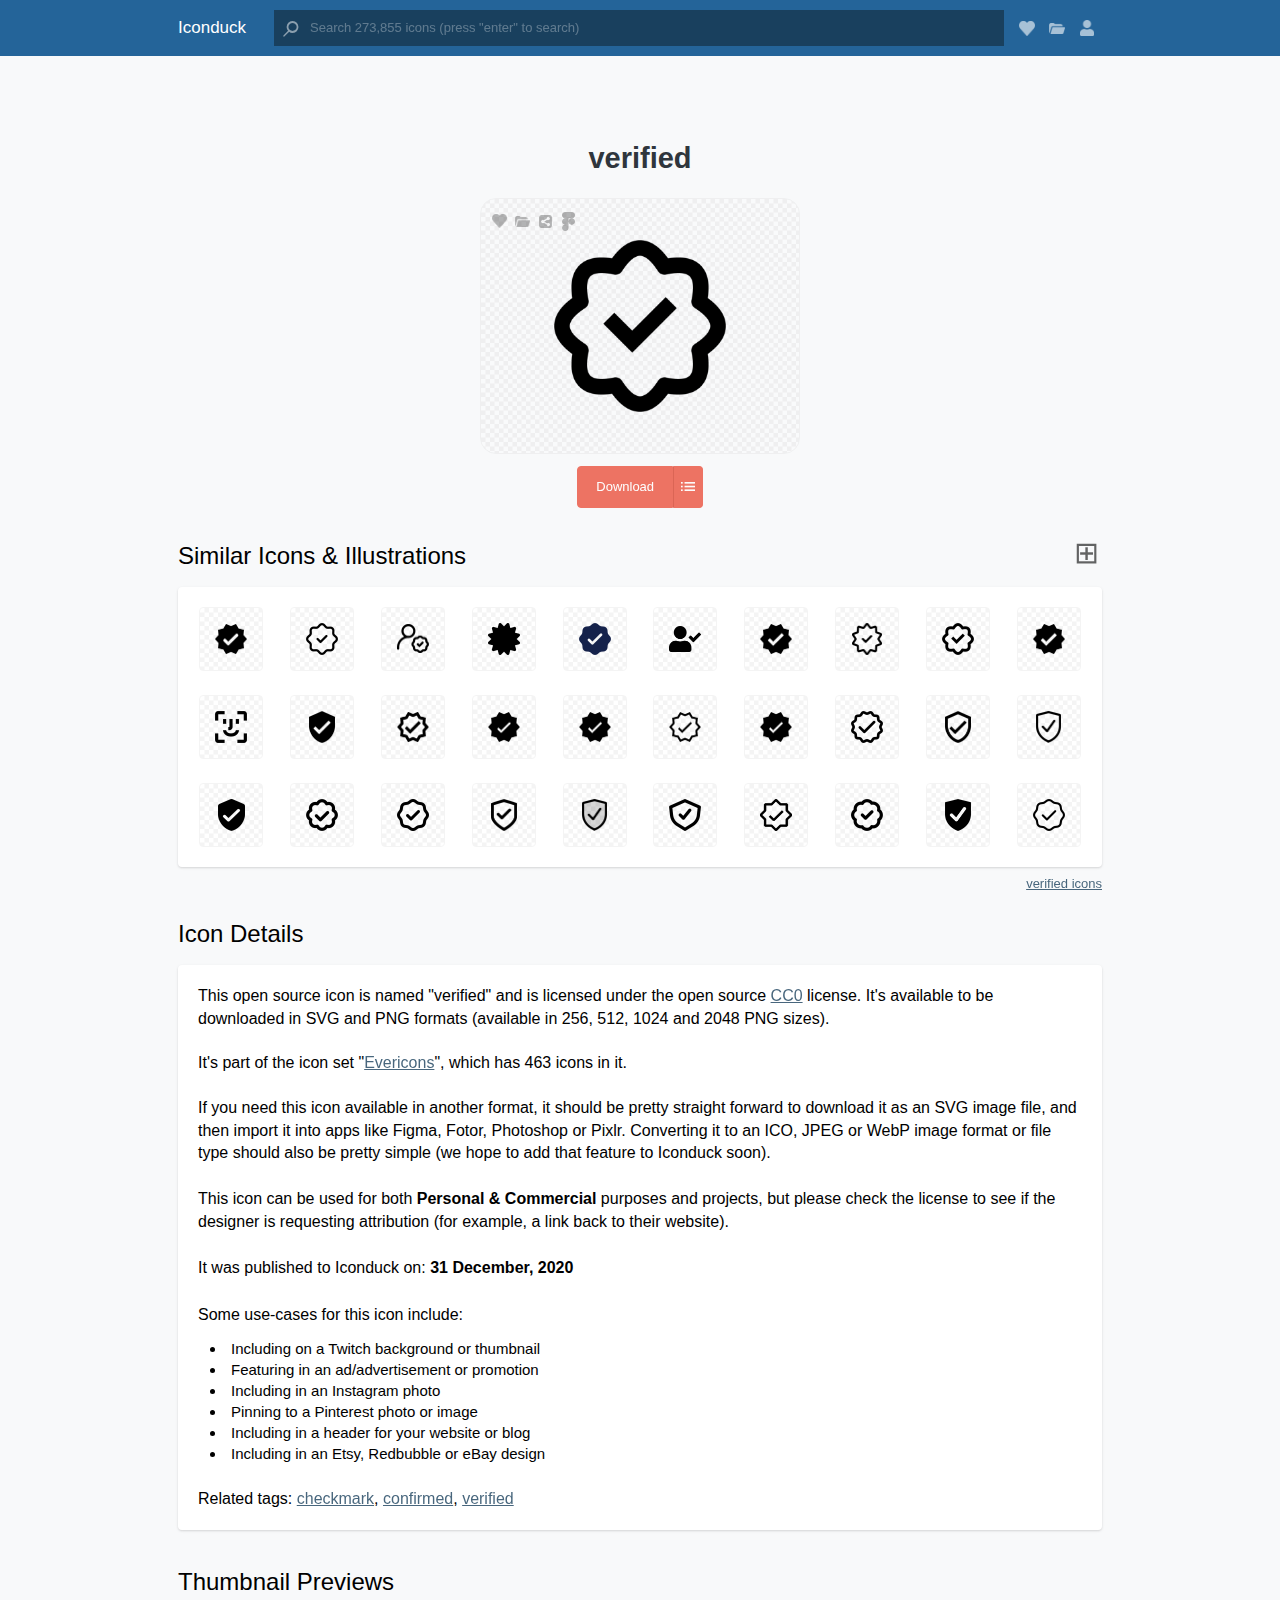
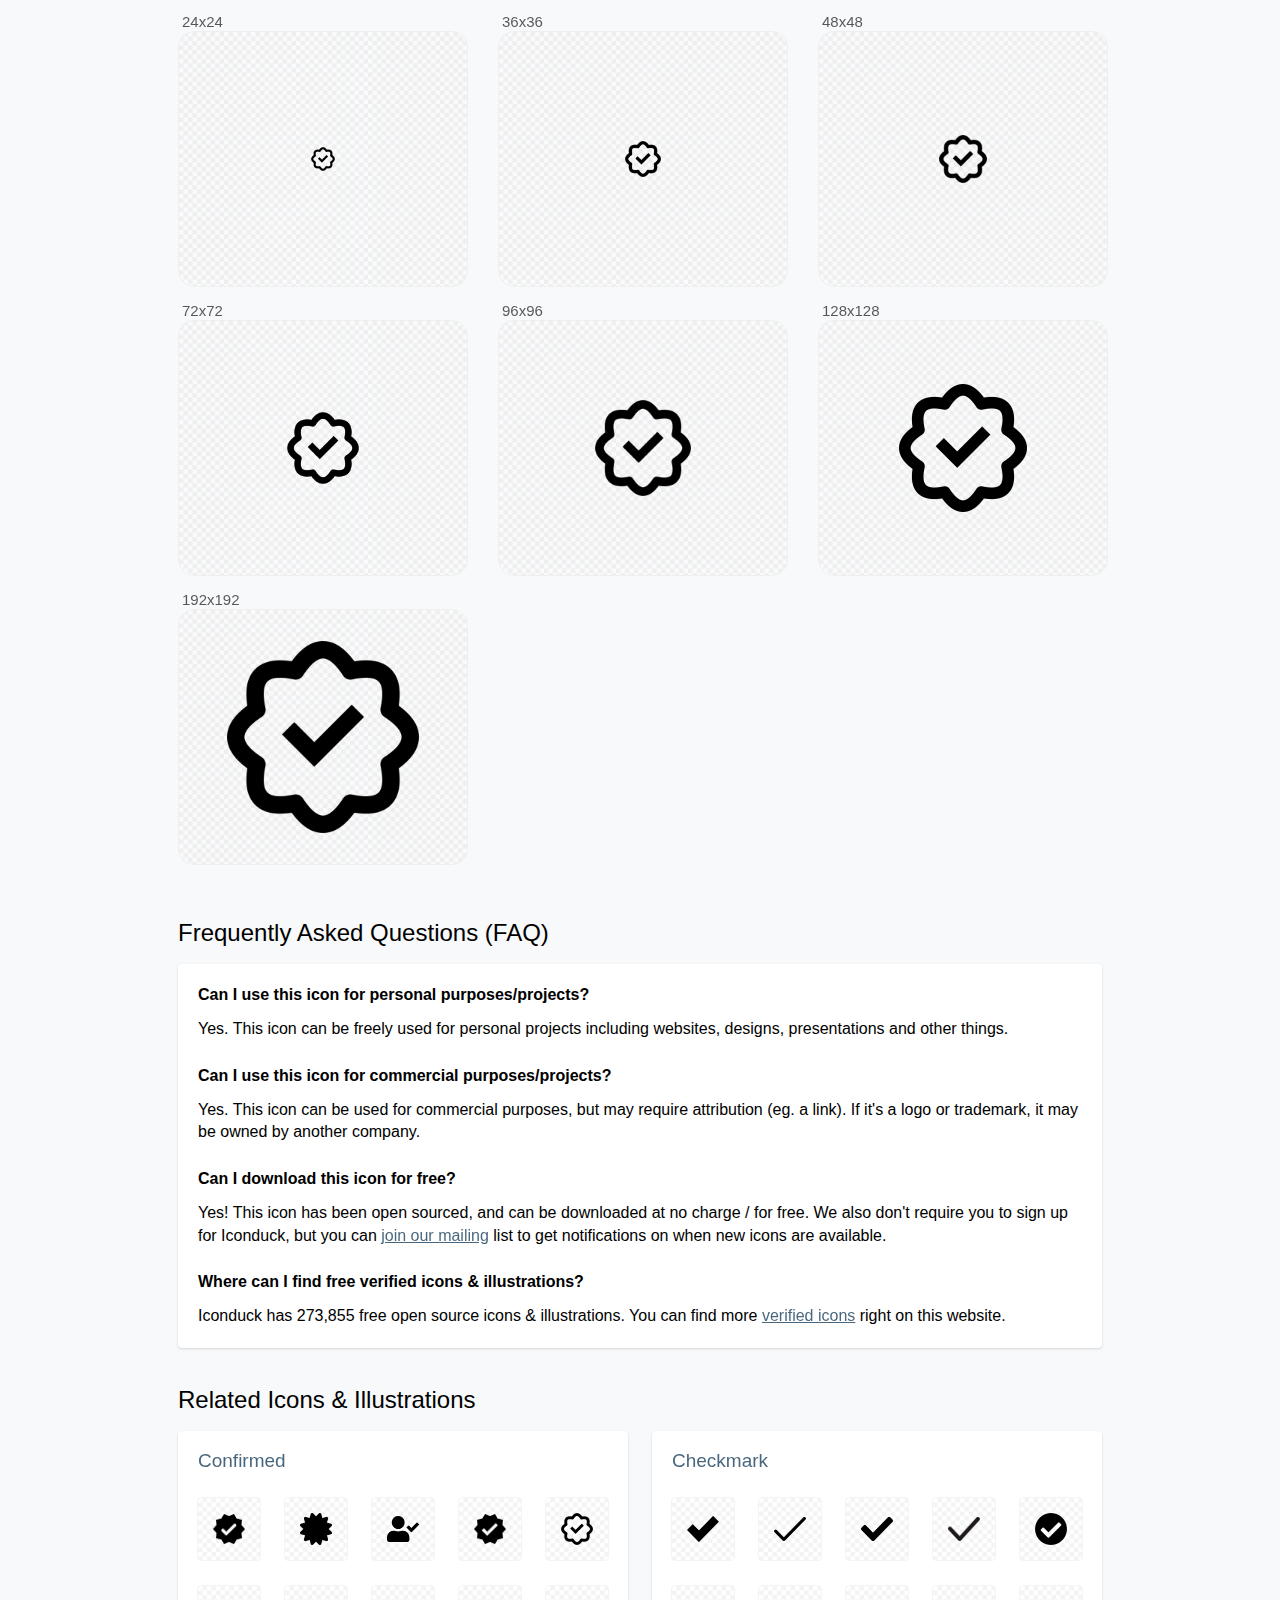
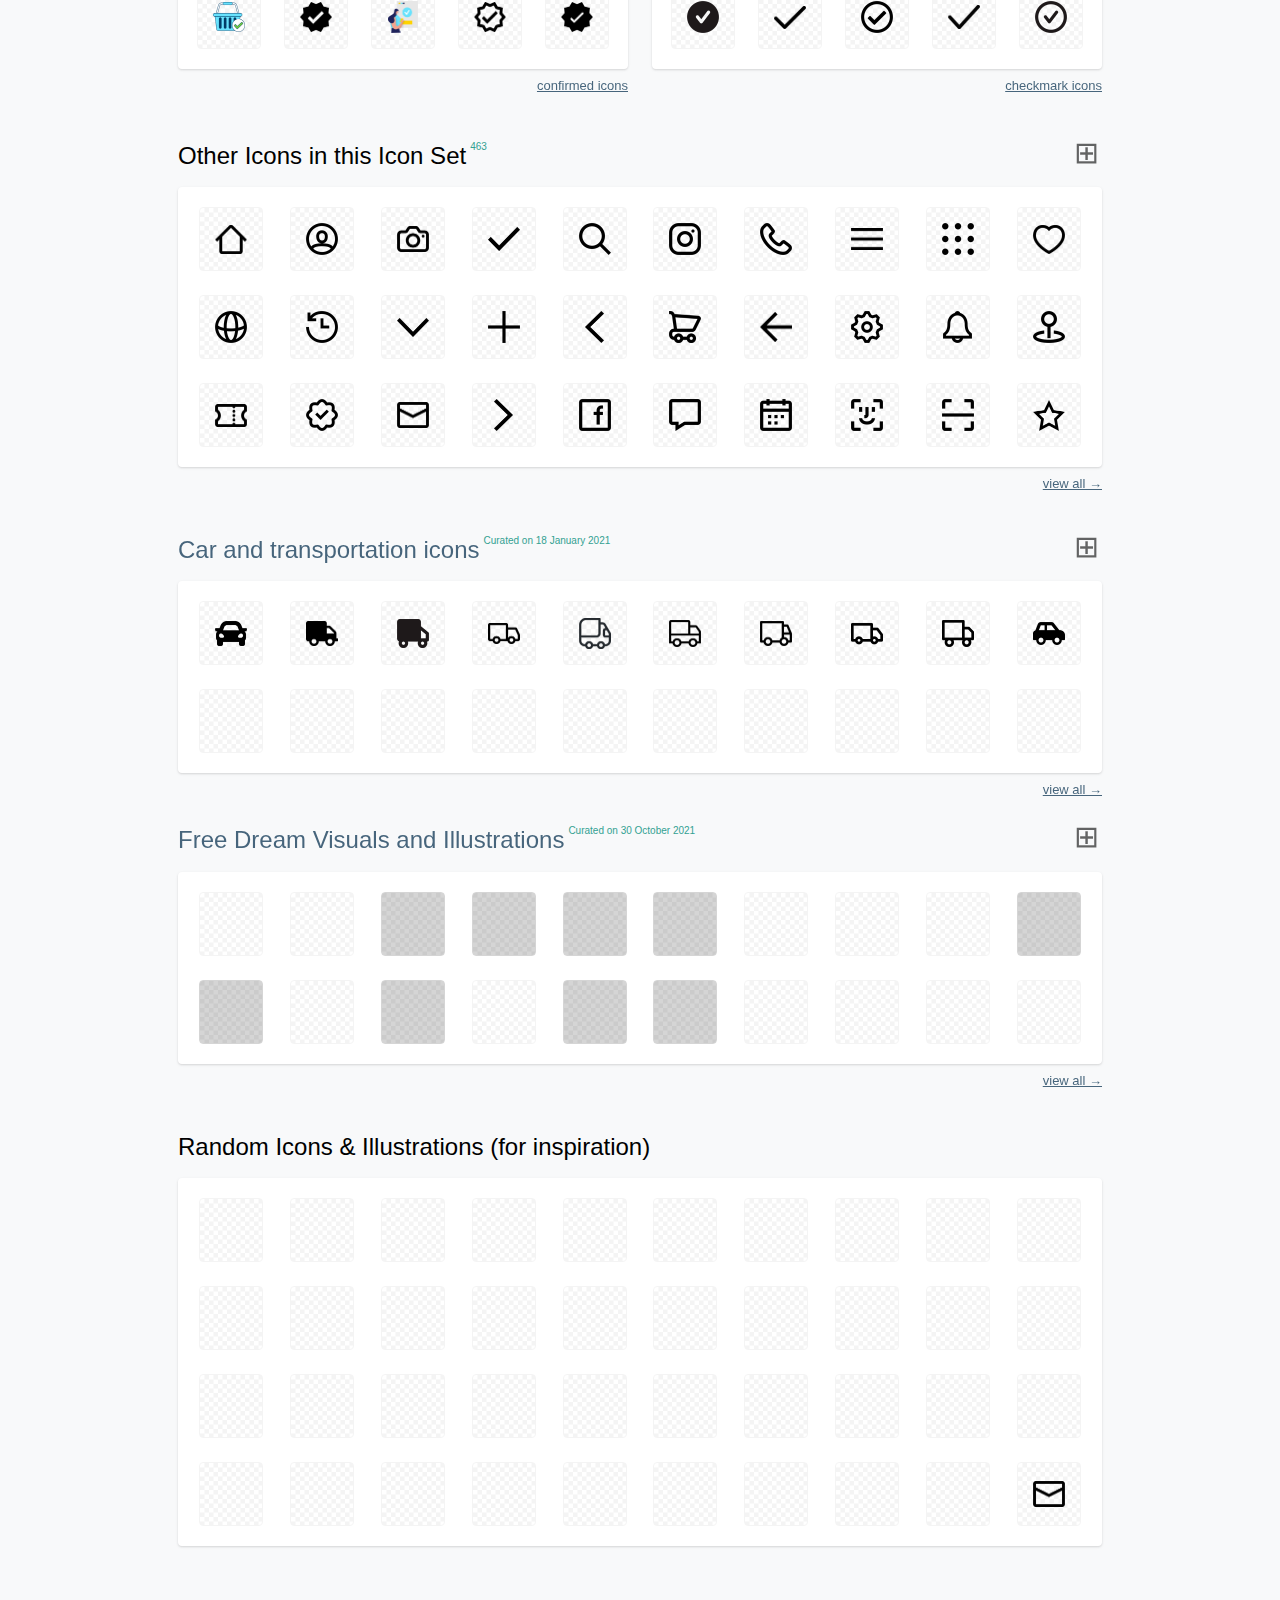
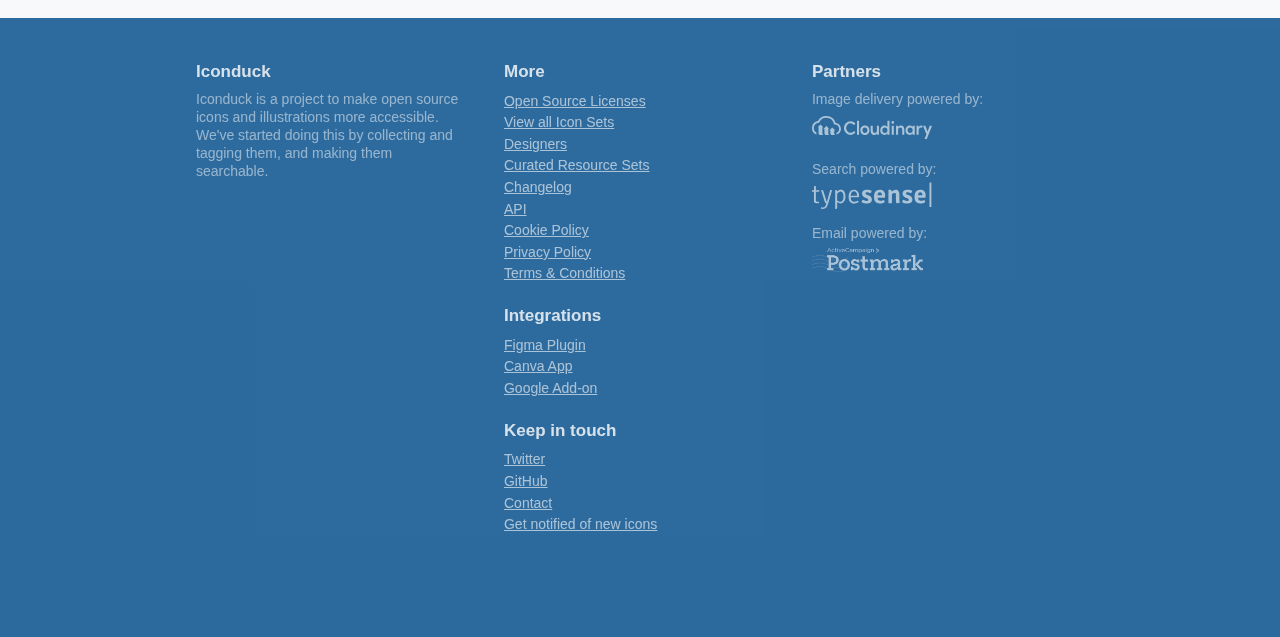
<file: img/vry.html>
<!DOCTYPE html>
<!-- saved from url=(0041)https://iconduck.com/icons/48715/verified -->
<html lang="en" data-roles="guest" data-view="VectorPageView"><head><meta http-equiv="Content-Type" content="text/html; charset=UTF-8"><style type="text/css" class="drift-base-styles">.drift-bounding-box,.drift-zoom-pane{position:absolute;pointer-events:none}@keyframes noop{0%{zoom:1}}@-webkit-keyframes noop{0%{zoom:1}}.drift-zoom-pane.drift-open{display:block}.drift-zoom-pane.drift-closing,.drift-zoom-pane.drift-opening{animation:noop 1ms;-webkit-animation:noop 1ms}.drift-zoom-pane{overflow:hidden;width:100%;height:100%;top:0;left:0}.drift-zoom-pane-loader{display:none}.drift-zoom-pane img{position:absolute;display:block;max-width:none;max-height:none}</style>
    <script type="application/ld+json">{"@context": "https://schema.org","@type": "BreadcrumbList","itemListElement": [{"name":"Iconduck","item":"https:\/\/iconduck.com\/","type":"ListItem","position":1,"url":"https:\/\/iconduck.com\/"},{"name":"Sets","item":"https:\/\/iconduck.com\/sets","type":"ListItem","position":2,"url":"https:\/\/iconduck.com\/sets"},{"name":"Evericons","item":"https:\/\/iconduck.com\/sets\/evericons","type":"ListItem","position":3,"url":"https:\/\/iconduck.com\/sets\/evericons"},{"name":"verified","item":"https:\/\/iconduck.com\/icons\/48715\/verified","type":"ListItem","position":4,"url":"https:\/\/iconduck.com\/icons\/48715\/verified"}]}
</script>
    <style data-tippy-stylesheet="">.tippy-box[data-animation=fade][data-state=hidden]{opacity:0}[data-tippy-root]{max-width:calc(100vw - 10px)}.tippy-box{position:relative;background-color:#333;color:#fff;border-radius:4px;font-size:14px;line-height:1.4;white-space:normal;outline:0;transition-property:transform,visibility,opacity}.tippy-box[data-placement^=top]>.tippy-arrow{bottom:0}.tippy-box[data-placement^=top]>.tippy-arrow:before{bottom:-7px;left:0;border-width:8px 8px 0;border-top-color:initial;transform-origin:center top}.tippy-box[data-placement^=bottom]>.tippy-arrow{top:0}.tippy-box[data-placement^=bottom]>.tippy-arrow:before{top:-7px;left:0;border-width:0 8px 8px;border-bottom-color:initial;transform-origin:center bottom}.tippy-box[data-placement^=left]>.tippy-arrow{right:0}.tippy-box[data-placement^=left]>.tippy-arrow:before{border-width:8px 0 8px 8px;border-left-color:initial;right:-7px;transform-origin:center left}.tippy-box[data-placement^=right]>.tippy-arrow{left:0}.tippy-box[data-placement^=right]>.tippy-arrow:before{left:-7px;border-width:8px 8px 8px 0;border-right-color:initial;transform-origin:center right}.tippy-box[data-inertia][data-state=visible]{transition-timing-function:cubic-bezier(.54,1.5,.38,1.11)}.tippy-arrow{width:16px;height:16px;color:#333}.tippy-arrow:before{content:"";position:absolute;border-color:transparent;border-style:solid}.tippy-content{position:relative;padding:5px 9px;z-index:1}</style><link rel="canonical" href="https://iconduck.com/icons/48715/verified">
    <link rel="dns-prefetch" href="https://fonts.googleapis.com/">
    <link rel="dns-prefetch" href="https://fonts.gstatic.com/">
    <link rel="dns-prefetch" href="https://static-00.iconduck.com/">
    <link rel="dns-prefetch" href="https://www.google-analytics.com/">
    <link rel="icon" href="https://iconduck.com/favicon-32x32.png" sizes="32x32">
    <link rel="manifest" href="https://iconduck.com/manifest.json">
    <link rel="preconnect" href="https://fonts.googleapis.com/" crossorigin="">
    <link rel="preconnect" href="https://fonts.gstatic.com/" crossorigin="">
    <link rel="preconnect" href="https://static-00.iconduck.com/" crossorigin="">
    <link rel="preconnect" href="https://www.google-analytics.com/" crossorigin="">
    <link rel="stylesheet" href="./vry_files/css2">
    <link rel="stylesheet" href="./vry_files/public.prod.css">
    <link rel="apple-touch-icon" href="https://iconduck.com/apple-icon.png">
    <link rel="apple-touch-icon" sizes="57x57" href="https://iconduck.com/apple-icon-57x57.png">
    <link rel="apple-touch-icon" sizes="60x60" href="https://iconduck.com/apple-icon-60x60.png">
    <link rel="apple-touch-icon" sizes="72x72" href="https://iconduck.com/apple-icon-72x72.png">
    <link rel="apple-touch-icon" sizes="76x76" href="https://iconduck.com/apple-icon-76x76.png">
    <link rel="apple-touch-icon" sizes="114x114" href="https://iconduck.com/apple-icon-114x114.png">
    <link rel="apple-touch-icon" sizes="120x120" href="https://iconduck.com/apple-icon-120x120.png">
    <link rel="apple-touch-icon" sizes="144x144" href="https://iconduck.com/apple-icon-144x144.png">
    <link rel="apple-touch-icon" sizes="152x152" href="https://iconduck.com/apple-icon-152x152.png">
    <link rel="apple-touch-icon" sizes="180x180" href="https://iconduck.com/apple-icon-180x180.png">
    <link rel="icon" type="image/png" sizes="192x192" href="https://iconduck.com/android-icon-192x192.png">
    <link rel="icon" type="image/png" sizes="16x16" href="https://iconduck.com/favicon-16x16.png">
    <link rel="icon" type="image/png" sizes="32x32" href="https://iconduck.com/favicon-32x32.png">
    <link rel="icon" type="image/png" sizes="96x96" href="https://iconduck.com/favicon-96x96.png">
    
    <meta name="apple-mobile-web-app-title" content="Iconduck">
    <meta name="description" content="This open source icon is named &amp;quot;verified&amp;quot; and is licensed under the open source CC0 license. It&#39;s available to be downloaded in SVG and PNG formats (available in 256, 512, 1024 and 2048 PNG sizes).">
    <meta name="msapplication-TileColor" content="#ffffff">
    <meta name="msapplication-TileImage" content="/ms-icon-144x144.png">
    <meta name="theme-color" content="#ffffff">
    <meta name="robots" content="index, follow">
    <meta name="twitter:creator" content="@iamiconduck">
    <meta name="twitter:description" content="This open source icon is named &amp;quot;verified&amp;quot; and is licensed under the open source CC0 license. It&#39;s available to be downloaded in SVG and PNG formats (available in 256, 512, 1024 and 2048 PNG sizes).">
    <meta name="twitter:image" content="https://static-00.iconduck.com/assets.00/verified-icon-512x512-5rv3ez90.png">
    <meta name="twitter:image:alt" content="verified icon">
    <meta name="twitter:site" content="@iamiconduck">
    <meta name="twitter:title" content="&quot;verified&quot; Icon - Download for free – Iconduck">
    <meta name="viewport" content="width=device-width, initial-scale=1.0, maximum-scale=1.0, user-scalable=no">
    <meta property="og:description" content="This open source icon is named &amp;quot;verified&amp;quot; and is licensed under the open source CC0 license. It&#39;s available to be downloaded in SVG and PNG formats (available in 256, 512, 1024 and 2048 PNG sizes).">
    <meta property="og:image" content="https://static-00.iconduck.com/assets.00/verified-icon-512x512-5rv3ez90.png">
    <meta property="og:image:secure_url" content="https://static-00.iconduck.com/assets.00/verified-icon-512x512-5rv3ez90.png">
    <meta property="og:locale" content="en_US">
    <meta property="og:logo" content="/apple-icon-192x192.png">
    <meta property="og:logo" content="/apple-icon-192x192.png" size="192x192">
    <meta property="og:site_name" content="Iconduck">
    <meta property="og:title" content="&quot;verified&quot; Icon - Download for free – Iconduck">
    <meta property="og:type" content="website">
    <meta property="og:url" content="https://iconduck.com/icons/48715/verified">
    <script type="application/ld+json">{"@context": "https://schema.org","@type": "WebSite","name": "Iconduck","url": "https://iconduck.com/","image": "https://iconduck.com/apple-touch-icon-180x180.png"}
</script>
    <script type="application/ld+json">{"@context": "https://schema.org","@type": "WebPage","name": "&quot;verified&quot; Icon - Download for free &ndash; Iconduck","description": "This open source icon is named &amp;quot;verified&amp;quot; and is licensed under the open source CC0 license. It&#039;s available to be downloaded in SVG and PNG formats (available in 256, 512, 1024 and 2048 PNG sizes).","primaryImageOfPage": "https://static-00.iconduck.com/assets.00/verified-icon-512x512-5rv3ez90.png","url": "https://iconduck.com/icons/48715/verified"}
</script>
    <!-- <script type="text/javascript" src="https://browser.sentry-cdn.com/7.15.0/bundle.min.js" crossorigin="anonymous"></script> -->
    <script type="text/javascript" src="./vry_files/js" async="async"></script>
            <script type="text/javascript" src="./vry_files/script.js.download" defer="defer" data-domain="iconduck.com"></script>
        <script type="text/javascript" src="./vry_files/utils.load.7f870b8d6caa1581022984b3b7941e35.js.download"></script>
    <script type="text/javascript">
        __Iconduck.config = {};
        __Iconduck.config.admin = '2024-03-27.00';
        __Iconduck.config.public = '2024-03-27.00';
    </script>
    <script type="text/javascript" src="./vry_files/app.public.885712a1b3c110c299c74b86ed3ebca2.js.download"></script>
    <script type="text/javascript" src="./vry_files/public" async="async"></script>
    <script>
        window.dataLayer = window.dataLayer || [];
        function gtag(){dataLayer.push(arguments);}
        gtag('js', new Date());
        gtag('config', 'G-XMCE30GLV9');
    </script>
    <title>"verified" Icon - Download for free – Iconduck</title>
    <script type="text/javascript">
        window.__Iconduck.publicData.vector = {"publicId":"vctrv8876t9v","name":"verified","createdTimestamp":1609424892,"showNewBadge":false,"contentType":"image\/svg","filesize":2710,"viewCount":2744,"downloadCount":912,"animated":0,"color":0,"demoted":0,"emoji":0,"flag":0,"icon":1,"illustration":0,"logo":0,"solid":1,"whiteOnTransparent":0,"displayShowContrast":0,"synced":1,"vectorSet":{"vectorSetDesigners":[{"publicId":"vsdsvuenzezj","designer":{"publicId":"dsgn1rlm0hx2","path":"\/designers\/aleksey-popov","name":"Aleksey Popov","slug":"aleksey-popov","shortDescription":"","longDescription":"","websiteURL":"http:\/\/www.alekseypopov.com\/","twitterUsername":"AlekseyPopov","gitHubUsername":"","dribbbleUsername":"AlekseyPopov","behanceUsername":"","instagramUsername":"","figmaUsername":"","linkedInURL":"","facebookURL":"","youTubeURL":"","organization":0,"published":1,"publicNotes":""},"vectorSet":{"publicId":"vcstiopixx96"}}],"vectorSetSubsets":[{"publicId":"vssb7fcad2c0","publishedCount":461,"totalCount":461,"subset":{"publicId":"sbst7bc97e3a","label":"Icons","slug":"icons","description":"Vectors that fit into the standard concept of an \"icon\".","group":"type","publishedVectorCount":215090,"publicNotes":""},"vectorSet":{"publicId":"vcstiopixx96"},"list":0},{"publicId":"vssbf74c8aef","publishedCount":2,"totalCount":2,"subset":{"publicId":"sbstb460724f","label":"Logos","slug":"logos","description":"Vectors that are logos for specific brands, companies or concepts.","group":"type","publishedVectorCount":14893,"publicNotes":""},"vectorSet":{"publicId":"vcstiopixx96"},"list":1},{"publicId":"vssb2xmccbcf","publishedCount":463,"totalCount":463,"subset":{"publicId":"sbst85765d50","label":"Monotone","slug":"monotone","description":"Vectors that have exactly one color.","group":"color","publishedVectorCount":111059,"publicNotes":""},"vectorSet":{"publicId":"vcstiopixx96"},"list":0},{"publicId":"vssbhx78x3vg","publishedCount":34,"totalCount":34,"subset":{"publicId":"sbst0w9tmita","label":"Circle","slug":"circle","description":"","group":"style","publishedVectorCount":5264,"publicNotes":""},"vectorSet":{"publicId":"vcstiopixx96"},"list":1},{"publicId":"vssbox97372j","publishedCount":62,"totalCount":62,"subset":{"publicId":"sbst2st915pz","label":"Arrows","slug":"arrows","description":"","group":"category","publishedVectorCount":1335,"publicNotes":""},"vectorSet":{"publicId":"vcstiopixx96"},"list":1},{"publicId":"vssbq5jovfoj","publishedCount":105,"totalCount":105,"subset":{"publicId":"sbstr9ujwwom","label":"Basic","slug":"basic","description":"","group":"category","publishedVectorCount":105,"publicNotes":""},"vectorSet":{"publicId":"vcstiopixx96"},"list":1},{"publicId":"vssbzv4nsgwy","publishedCount":16,"totalCount":16,"subset":{"publicId":"sbst72hqj52d","label":"Call","slug":"call","description":"","group":"category","publishedVectorCount":16,"publicNotes":""},"vectorSet":{"publicId":"vcstiopixx96"},"list":1},{"publicId":"vssbj3m22ct5","publishedCount":12,"totalCount":12,"subset":{"publicId":"sbstyq0zh9d0","label":"Finance","slug":"finance","description":"","group":"category","publishedVectorCount":330,"publicNotes":""},"vectorSet":{"publicId":"vcstiopixx96"},"list":1},{"publicId":"vssb36l3pz5c","publishedCount":6,"totalCount":6,"subset":{"publicId":"sbst5b106ea4","label":"Food","slug":"food","description":"","group":"category","publishedVectorCount":85,"publicNotes":""},"vectorSet":{"publicId":"vcstiopixx96"},"list":1},{"publicId":"vssbmg8ulq8s","publishedCount":34,"totalCount":34,"subset":{"publicId":"sbst5c4ab5d2","label":"Music","slug":"music","description":"","group":"category","publishedVectorCount":63,"publicNotes":""},"vectorSet":{"publicId":"vcstiopixx96"},"list":1},{"publicId":"vssbsntxvtyy","publishedCount":12,"totalCount":12,"subset":{"publicId":"sbst8vngechf","label":"Shopping","slug":"shopping","description":"","group":"category","publishedVectorCount":12,"publicNotes":""},"vectorSet":{"publicId":"vcstiopixx96"},"list":1},{"publicId":"vssbyueajzf8","publishedCount":16,"totalCount":16,"subset":{"publicId":"sbst17ee2963","label":"Symbols","slug":"symbols","description":"Emojis that symbolize concepts in the real world.","group":"category","publishedVectorCount":493,"publicNotes":""},"vectorSet":{"publicId":"vcstiopixx96"},"list":1}],"publishedVectorCount":463,"totalVectorCount":463,"license":{"publicId":"lcnsi1zx4m88","shortName":"CC0","longName":"Creative Commons Zero v1.0 Universal","officialURL":"","chooseALicenseURL":"https:\/\/choosealicense.com\/licenses\/cc0-1.0\/","creativeCommonsURL":"","sitemapURL":"https:\/\/creativecommons.org\/publicdomain\/zero\/1.0\/","customURL":"","slug":"cc0","published":1,"custom":0,"publicNotes":""},"description":"Evericons is an Icon Set of 463 icons. Each icon is solid, which is useful for changing icon colors. It's been open sourced with the license: Creative Commons Zero v1.0 Universal. All icons can be used for personal &amp; commercial purposes.","publicId":"vcstiopixx96","name":"Evericons","slug":"evericons","animated":0,"color":0,"solid":1,"emoji":0,"flag":0,"icon":1,"illustration":0,"logo":0,"published":1,"shortDescription":"Something you'll notice about Evericons is the detail balanced with the simplicity. Icons in this set cover most of the requirements for people choosing an icon-set. The icons feel soft (due in part to how their curves are rounded), and are inviting to the eye.","longDescription":"","websiteURL":"http:\/\/www.evericons.com\/","customizationURL":"","repositoryURL":"https:\/\/github.com\/iconduck\/Mirror-Evericons","publicNotes":""},"assets":[{"publicId":"asstq5bkigwx","filesize":2710,"contentType":"text\/xml","bitmap":0,"vector":1,"exported":1,"cleaned":0,"size":0,"width":0,"height":0,"url":null},{"publicId":"asstrbdoq6qx","filesize":2438,"contentType":"text\/xml","bitmap":0,"vector":1,"exported":1,"cleaned":1,"size":0,"width":0,"height":0,"url":null},{"publicId":"asstp53jxc0h","filesize":0,"contentType":"","bitmap":1,"vector":0,"exported":0,"cleaned":0,"size":96,"width":96,"height":96,"url":"https:\/\/d1rs1tqcxzgl1z.cloudfront.net\/iconduck\/image\/upload\/w_115,h_115,c_fit\/f_png\/e_colorize:0,co_rgb:000000\/w_120,h_120,c_lpad\/e_trim:1\/w_96,h_96,c_fit\/s3.prod\/assets.00\/asstq5bkigwx"},{"publicId":"asstt93hmbgb","filesize":2712,"contentType":"image\/png","bitmap":1,"vector":0,"exported":1,"cleaned":1,"size":96,"width":96,"height":96,"url":"https:\/\/static-00.iconduck.com\/assets.00\/verified-icon-96x96-t93hmbgb.png"},{"publicId":"assto4cab3ve","filesize":0,"contentType":"","bitmap":1,"vector":0,"exported":0,"cleaned":0,"size":128,"width":128,"height":128,"url":"https:\/\/d1rs1tqcxzgl1z.cloudfront.net\/iconduck\/image\/upload\/w_153,h_153,c_fit\/f_png\/e_colorize:0,co_rgb:000000\/w_160,h_160,c_lpad\/e_trim:1\/w_128,h_128,c_fit\/s3.prod\/assets.00\/asstq5bkigwx"},{"publicId":"asstndho2aly","filesize":3571,"contentType":"image\/png","bitmap":1,"vector":0,"exported":1,"cleaned":1,"size":128,"width":128,"height":128,"url":"https:\/\/static-00.iconduck.com\/assets.00\/verified-icon-128x128-ndho2aly.png"},{"publicId":"asstd0yy20ri","filesize":0,"contentType":"","bitmap":1,"vector":0,"exported":0,"cleaned":0,"size":144,"width":144,"height":144,"url":"https:\/\/d1rs1tqcxzgl1z.cloudfront.net\/iconduck\/image\/upload\/w_172,h_172,c_fit\/f_png\/e_colorize:0,co_rgb:000000\/w_180,h_180,c_lpad\/e_trim:1\/w_144,h_144,c_fit\/s3.prod\/assets.00\/asstq5bkigwx"},{"publicId":"asstq05wg357","filesize":4054,"contentType":"image\/png","bitmap":1,"vector":0,"exported":1,"cleaned":1,"size":144,"width":144,"height":144,"url":"https:\/\/static-00.iconduck.com\/assets.00\/verified-icon-144x144-q05wg357.png"},{"publicId":"asstnuerc2bj","filesize":0,"contentType":"","bitmap":1,"vector":0,"exported":0,"cleaned":0,"size":256,"width":256,"height":256,"url":"https:\/\/d1rs1tqcxzgl1z.cloudfront.net\/iconduck\/image\/upload\/w_307,h_307,c_fit\/f_png\/e_colorize:0,co_rgb:000000\/w_322,h_322,c_lpad\/e_trim:1\/w_256,h_256,c_fit\/s3.prod\/assets.00\/asstq5bkigwx"},{"publicId":"asst765mxi55","filesize":6804,"contentType":"image\/png","bitmap":1,"vector":0,"exported":1,"cleaned":1,"size":256,"width":256,"height":256,"url":"https:\/\/static-00.iconduck.com\/assets.00\/verified-icon-256x256-765mxi55.png"},{"publicId":"asstc4cd274z","filesize":0,"contentType":"","bitmap":1,"vector":0,"exported":0,"cleaned":0,"size":512,"width":512,"height":512,"url":"https:\/\/d1rs1tqcxzgl1z.cloudfront.net\/iconduck\/image\/upload\/w_614,h_614,c_fit\/f_png\/e_colorize:0,co_rgb:000000\/w_644,h_644,c_lpad\/e_trim:1\/w_512,h_512,c_fit\/s3.prod\/assets.00\/asstq5bkigwx"},{"publicId":"asst5rv3ez90","filesize":13448,"contentType":"image\/png","bitmap":1,"vector":0,"exported":1,"cleaned":1,"size":512,"width":512,"height":512,"url":"https:\/\/static-00.iconduck.com\/assets.00\/verified-icon-512x512-5rv3ez90.png"},{"publicId":"asstvxsmq0uc","filesize":0,"contentType":"","bitmap":1,"vector":0,"exported":0,"cleaned":0,"size":1024,"width":1024,"height":1024,"url":"https:\/\/d1rs1tqcxzgl1z.cloudfront.net\/iconduck\/image\/upload\/w_1228,h_1228,c_fit\/f_png\/e_colorize:0,co_rgb:000000\/w_1289,h_1289,c_lpad\/e_trim:1\/w_1024,h_1024,c_fit\/s3.prod\/assets.00\/asstq5bkigwx"},{"publicId":"asstaprj0p07","filesize":27220,"contentType":"image\/png","bitmap":1,"vector":0,"exported":1,"cleaned":1,"size":1024,"width":1024,"height":1024,"url":"https:\/\/static-00.iconduck.com\/assets.00\/verified-icon-1024x1024-aprj0p07.png"},{"publicId":"assta0xagc5p","filesize":0,"contentType":"","bitmap":1,"vector":0,"exported":0,"cleaned":0,"size":2048,"width":2048,"height":2048,"url":"https:\/\/d1rs1tqcxzgl1z.cloudfront.net\/iconduck\/image\/upload\/w_2457,h_2457,c_fit\/f_png\/e_colorize:0,co_rgb:000000\/w_2579,h_2579,c_lpad\/e_trim:1\/w_2048,h_2048,c_fit\/s3.prod\/assets.00\/asstq5bkigwx"},{"publicId":"assttiyji3eu","filesize":55955,"contentType":"image\/png","bitmap":1,"vector":0,"exported":1,"cleaned":1,"size":2048,"width":2048,"height":2048,"url":"https:\/\/static-00.iconduck.com\/assets.00\/verified-icon-2048x2048-tiyji3eu.png"}],"path":"\/icons\/48715\/verified","url":"https:\/\/iconduck.com\/icons\/48715\/verified","markup":null,"bitmapsExported":1,"useCleanBitmaps":1,"vectorSetSubsetVectors":null,"publicNotes":""};
    </script>
  </head>
    <body class="custom-vectorSizeSmall" data-path="^/(icon|emoji|illustration)s/([0-9-]+)/?(.*)$">
    <script type="text/javascript">
    LoadUtils.setVectorThumbSizeClass();
    LoadUtils.updateVectorThumbPreviewFillColors();
</script>
<header class="width-100" data-component-name="HeaderBlock" data-component-setup="1">
    <div class="contain">
        <div class="wordmark">
            <a href="https://iconduck.com/">Iconduck</a>
        </div>
        <div class="search">
            <form action="https://iconduck.com/search" data-component-name="BaseForm" data-component-xhr="0" data-component-setup="1">
                <a href="https://iconduck.com/icons/48715/verified#" class="action" data-click="submit" data-lookup="submit">⌕</a>
                                <input type="search" name="query" placeholder="Search 273,855 icons (press &quot;enter&quot; to search)" value="">
            </form>
        </div>
        <div class="options">
            <div class="option like">
                <a href="https://iconduck.com/likes" class="align-inline-middle align-inline-center">
                    <span class="display-block icon icon-white square-16 icon-heart"></span>
                </a>
            </div>
            <div class="option collections">
                <a href="https://iconduck.com/collections" class="align-inline-middle align-inline-center">
                    <span class="display-block icon icon-white square-16 icon-folder-open"></span>
                </a>
            </div>
            <!-- <div class="option notifications" data-click="showMailingListModal">
                <a href="/collections" class="align-inline-middle align-inline-center">
                    <span class="display-block icon icon-white square-16 icon-bell"></span>
                </a>
            </div> -->
            <div class="option profile" data-click="showAccountPopover">
                <a href="https://iconduck.com/icons/48715/verified#" class="align-inline-middle align-inline-center">
                    <span class="display-block icon icon-white square-16 icon-user"></span>
                    <!-- <span class="display-block icon icon-white square-16 icon-list"></span> -->
                </a>
            </div>
        </div>
    </div>
<div class="display-none" data-component-name="AccountPopover" data-template-name="AccountPopoverComponent" data-component-setup="1" data-popper-placement="bottom" style="position: absolute; inset: 0px auto auto 0px; margin: 0px; transform: translate3d(1017.33px, 53.3333px, 0px);">
    <div class="role" data-roles="guest">
        <div class="options">
            <a href="https://iconduck.com/icons/48715/verified#" data-click="handleLoginFlow">
                <span class="icon icon-key"></span>
                <span class="copy">Login</span>
            </a>
            <a href="https://iconduck.com/icons/48715/verified#" data-click="handleSignUpFlow">
                <span class="icon icon-user-add"></span>
                <span class="copy">Sign up</span>
            </a>
        </div>
    </div>
    <div class="role" data-roles="user">
        <div class="options">
            <a href="https://iconduck.com/likes">
                <span class="icon icon-heart"></span>
                <span class="copy">Likes</span>
            </a>
            <a href="https://iconduck.com/collections">
                <span class="icon icon-folder-open"></span>
                <span class="copy">Collections</span>
            </a>
        </div>
        <div class="divider-1"></div>
        <div class="options">
            <a href="https://iconduck.com/icons/48715/verified#" data-click="showSettingsModal">
                <span class="icon icon-cog"></span>
                <span class="copy">Settings</span>
            </a>
            <a href="https://iconduck.com/admin" data-roles="admin">
                <span class="icon icon-lock"></span>
                <span class="copy">Admin</span>
            </a>
        </div>
        <div class="divider-1"></div>
        <div class="options">
            <a href="https://iconduck.com/icons/48715/verified#" data-click="handleLogoutFlow">
                <span class="icon icon-logout v2"></span>
                <span class="copy">Logout</span>
            </a>
        </div>
    </div>
</div></header>
    <div class="width-100">
        <div class="masthead contain">
            <h1>verified</h1>
        </div>
    </div>
    <div class="divider-8"></div>
    <div class="focus">
                <div class="vector color-0 displayShowContrast-0 solid-1">
            <div class="mat"></div>
            <div class="wrapper">
                                <img src="./vry_files/verified-icon-512x512-5rv3ez90.png" loading="lazy" class="icon loaded" onload="LoadUtils.handleImageLoad(this);" onerror="LoadUtils.handleImageLoadError(this);" alt="verified icon" title="verified icon" data-alternate="https://d1rs1tqcxzgl1z.cloudfront.net/iconduck/image/upload/w_614,h_614,c_fit/f_png/e_colorize:0,co_rgb:000000/w_644,h_644,c_lpad/e_trim:1/w_512,h_512,c_fit/s3.prod/assets.00/asstq5bkigwx">
                            </div>
            <div class="actions">
                <a href="https://iconduck.com/icons/48715/verified#" class="like icon icon-heart" data-component-name="LikeTrigger" data-component-vector-public-id="vctrv8876t9v" data-tooltip="0" data-tooltip-content="Like" data-tooltip-placement="top" data-component-setup="1"></a>
                <a href="https://iconduck.com/icons/48715/verified#" class="icon icon-folder-open" data-component-name="AddCollectionItemsTrigger" data-component-vector-public-id="vctrv8876t9v" data-tooltip="0" data-tooltip-content="Add to collection" data-tooltip-placement="top" data-component-setup="1"></a>
                <a href="https://iconduck.com/icons/48715/verified#" class="share icon icon-share" data-component-name="ShareTrigger" data-component-vector-public-id="vctrv8876t9v" data-tooltip="0" data-tooltip-content="Share" data-tooltip-placement="top" data-component-setup="1"></a>
                <a href="https://iconduck.com/icons/48715/verified#" class="openWithFigma icon icon-logo-figma v2" data-component-name="OpenWithFigmaTrigger" data-component-vector-public-id="vctrv8876t9v" data-tooltip="0" data-tooltip-content="Open with Figma" data-tooltip-placement="top" data-component-setup="1"></a>
                <a href="https://iconduck.com/icons/48715/verified#" class="copyURL icon icon-content-copy v2" data-component-name="CopyURLTrigger" data-component-vector-public-id="vctrv8876t9v" data-roles="admin" data-tooltip="0" data-tooltip-content="Copy PNG URL" data-tooltip-placement="top" data-component-setup="1"></a>
                <a href="https://iconduck.com/icons/48715/verified#" class="icon icon-pencil" data-component-name="EditRecordTrigger" data-component-public-id="vctrv8876t9v" data-roles="admin" data-tooltip="0" data-tooltip-content="Edit" data-tooltip-placement="top" data-component-setup="1"></a>
            </div>
        </div>
        <div class="divider-12"></div>
        <div class="actions">
            <div class="button-group">
                <a href="https://iconduck.com/icons/48715/verified#" class="button primary">
                    <span class="copy">Download</span>
                </a>
                <a href="https://iconduck.com/icons/48715/verified#" class="button hamburger" data-lookup="vectorSecondary" data-click="showDownloadPopover">
                    <!-- <span class="copy">&nbsp;</span> -->
                    <span class="icon icon-list icon-white">&nbsp;</span>
                </a>
            </div>
        </div>
    </div>
    <div class="divider-12"></div>
            <div class="width-100">
            <div class="contain">
                <div class="divider-20"></div>
                <header>
                    <h2>Similar Icons &amp; Illustrations</h2>
                    <a href="https://iconduck.com/icons/48715/verified#" data-component-name="ChangeVectorThumbPreviewSizeTrigger" data-tooltip="0" data-tooltip-content="Resize thumbnails" data-tooltip-placement="bottom" data-component-setup="1">⊞</a>
                </header>
                <div class="divider-16"></div>
                <div class="block clearfix">
                    <div class="" data-component-collection="0" data-component-loader="0" data-component-name="VectorGroupBlock" data-component-vector-set="0" data-component-setup="1">
    <a class="vector color-0 displayShowContrast-0 solid-1" data-component-name="VectorBlock" data-component-public-id="vctrstqxey3l" href="https://iconduck.com/icons/29935/verified" title="verified icon" itemscope="" itemtype="https://schema.org/ImageObject" data-component-setup="1">
    <meta itemprop="url" content="https://iconduck.com/icons/29935/verified">
    <meta itemprop="datePublished" content="2020-12-31">
    <meta itemprop="author" content="Google Material Design Icons">
    <meta itemprop="name" content="verified">
        <div class="mat"></div>
    <div class="wrapper">
        <img src="./vry_files/verified-icon-256x245-90v2f1lz.png" itemprop="contentUrl" loading="lazy" class="icon loaded" onload="LoadUtils.handleImageLoad(this);" onerror="LoadUtils.handleImageLoadError(this);" alt="verified icon" title="verified icon" data-alternate="https://d1rs1tqcxzgl1z.cloudfront.net/iconduck/image/upload/w_307,h_307,c_fit/f_png/e_colorize:0,co_rgb:000000/w_322,h_322,c_lpad/e_trim:1/w_256,h_256,c_fit/s3.prod/assets.00/assthtf5wsqo">
            </div>
</a>
<a class="vector color-0 displayShowContrast-0 solid-1" data-component-name="VectorBlock" data-component-public-id="vctrq3r6rjje" href="https://iconduck.com/icons/125308/twitter-verified-badge" title="twitter verified badge icon" itemscope="" itemtype="https://schema.org/ImageObject" data-component-setup="1">
    <meta itemprop="url" content="https://iconduck.com/icons/125308/twitter-verified-badge">
    <meta itemprop="datePublished" content="2022-10-12">
    <meta itemprop="author" content="Iconoir Icon Library">
    <meta itemprop="name" content="twitter verified badge">
        <div class="mat"></div>
    <div class="wrapper">
        <img src="./vry_files/twitter-verified-badge-icon-256x256-abzc675t.png" itemprop="contentUrl" loading="lazy" class="icon loaded" onload="LoadUtils.handleImageLoad(this);" onerror="LoadUtils.handleImageLoadError(this);" alt="twitter verified badge icon" title="twitter verified badge icon" data-alternate="https://d1rs1tqcxzgl1z.cloudfront.net/iconduck/image/upload/w_307,h_307,c_fit/f_png/e_colorize:0,co_rgb:000000/w_322,h_322,c_lpad/e_trim:1/w_256,h_256,c_fit/s3.prod/assets.00/assta53zs74d">
            </div>
</a>
<a class="vector color-0 displayShowContrast-0 solid-1" data-component-name="VectorBlock" data-component-public-id="vctr3tqwoasu" href="https://iconduck.com/icons/125339/verified-user" title="verified user icon" itemscope="" itemtype="https://schema.org/ImageObject" data-component-setup="1">
    <meta itemprop="url" content="https://iconduck.com/icons/125339/verified-user">
    <meta itemprop="datePublished" content="2022-10-12">
    <meta itemprop="author" content="Iconoir Icon Library">
    <meta itemprop="name" content="verified user">
        <div class="mat"></div>
    <div class="wrapper">
        <img src="./vry_files/verified-user-icon-256x233-lj9m56qy.png" itemprop="contentUrl" loading="lazy" class="icon loaded" onload="LoadUtils.handleImageLoad(this);" onerror="LoadUtils.handleImageLoadError(this);" alt="verified user icon" title="verified user icon" data-alternate="https://d1rs1tqcxzgl1z.cloudfront.net/iconduck/image/upload/w_307,h_307,c_fit/f_png/e_colorize:0,co_rgb:000000/w_322,h_322,c_lpad/e_trim:1/w_256,h_256,c_fit/s3.prod/assets.00/asstv0hs8izo">
            </div>
</a>
<a class="vector color-0 displayShowContrast-0 solid-1" data-component-name="VectorBlock" data-component-public-id="vctrqrre96mw" href="https://iconduck.com/icons/21749/certificate" title="certificate icon" itemscope="" itemtype="https://schema.org/ImageObject" data-component-setup="1">
    <meta itemprop="url" content="https://iconduck.com/icons/21749/certificate">
    <meta itemprop="datePublished" content="2020-12-31">
    <meta itemprop="author" content="Font Awesome Icons">
    <meta itemprop="name" content="certificate">
        <div class="mat"></div>
    <div class="wrapper">
        <img src="./vry_files/certificate-icon-256x256-20kzup2h.png" itemprop="contentUrl" loading="lazy" class="icon loaded" onload="LoadUtils.handleImageLoad(this);" onerror="LoadUtils.handleImageLoadError(this);" alt="certificate icon" title="certificate icon" data-alternate="https://d1rs1tqcxzgl1z.cloudfront.net/iconduck/image/upload/w_307,h_307,c_fit/f_png/e_colorize:0,co_rgb:000000/w_322,h_322,c_lpad/e_trim:1/w_256,h_256,c_fit/s3.prod/assets.00/assts54pleop">
            </div>
</a>
<a class="vector color-0 displayShowContrast-0 solid-1" data-component-name="VectorBlock" data-component-public-id="vctrxydbyteb" href="https://iconduck.com/icons/280663/verified-check" title="Verified Check icon" itemscope="" itemtype="https://schema.org/ImageObject" data-component-setup="1">
    <meta itemprop="url" content="https://iconduck.com/icons/280663/verified-check">
    <meta itemprop="datePublished" content="2023-04-04">
    <meta itemprop="author" content="Solar Icon Set">
    <meta itemprop="name" content="Verified Check">
        <div class="mat"></div>
    <div class="wrapper">
        <img src="./vry_files/verified-check-icon-256x256-fuo5ax1j.png" itemprop="contentUrl" loading="lazy" class="icon loaded" onload="LoadUtils.handleImageLoad(this);" onerror="LoadUtils.handleImageLoadError(this);" alt="Verified Check icon" title="Verified Check icon" data-alternate="https://d1rs1tqcxzgl1z.cloudfront.net/iconduck/image/upload/w_307,h_307,c_fit/f_png/e_colorize:0,co_rgb:000000/w_322,h_322,c_lpad/e_trim:1/w_256,h_256,c_fit/s3.prod/assets.00/asst4rmnpthe">
            </div>
</a>
<a class="vector color-0 displayShowContrast-0 solid-1" data-component-name="VectorBlock" data-component-public-id="vctr16f2veo4" href="https://iconduck.com/icons/22526/user-check" title="User Check icon" itemscope="" itemtype="https://schema.org/ImageObject" data-component-setup="1">
    <meta itemprop="url" content="https://iconduck.com/icons/22526/user-check">
    <meta itemprop="datePublished" content="2020-12-31">
    <meta itemprop="author" content="Font Awesome Icons">
    <meta itemprop="name" content="User Check">
        <div class="mat"></div>
    <div class="wrapper">
        <img src="./vry_files/user-check-icon-256x205-9hn00320.png" itemprop="contentUrl" loading="lazy" class="icon loaded" onload="LoadUtils.handleImageLoad(this);" onerror="LoadUtils.handleImageLoadError(this);" alt="User Check icon" title="User Check icon" data-alternate="https://d1rs1tqcxzgl1z.cloudfront.net/iconduck/image/upload/w_307,h_307,c_fit/f_png/e_colorize:0,co_rgb:000000/w_322,h_322,c_lpad/e_trim:1/w_256,h_256,c_fit/s3.prod/assets.00/assttw8v7h8q">
            </div>
</a>
<a class="vector color-0 displayShowContrast-0 solid-1" data-component-name="VectorBlock" data-component-public-id="vctrvqhf0ig2" href="https://iconduck.com/icons/29931/verified" title="verified icon" itemscope="" itemtype="https://schema.org/ImageObject" data-component-setup="1">
    <meta itemprop="url" content="https://iconduck.com/icons/29931/verified">
    <meta itemprop="datePublished" content="2020-12-31">
    <meta itemprop="author" content="Google Material Design Icons">
    <meta itemprop="name" content="verified">
        <div class="mat"></div>
    <div class="wrapper">
        <img src="./vry_files/verified-icon-256x245-w0tgl4qx.png" itemprop="contentUrl" loading="lazy" class="icon loaded" onload="LoadUtils.handleImageLoad(this);" onerror="LoadUtils.handleImageLoadError(this);" alt="verified icon" title="verified icon" data-alternate="https://d1rs1tqcxzgl1z.cloudfront.net/iconduck/image/upload/w_307,h_307,c_fit/f_png/e_colorize:0,co_rgb:000000/w_322,h_322,c_lpad/e_trim:1/w_256,h_256,c_fit/s3.prod/assets.00/asst0wuwimmo">
            </div>
</a>
<a class="vector color-0 displayShowContrast-0 solid-1" data-component-name="VectorBlock" data-component-public-id="vctrw6paaqv8" href="https://iconduck.com/icons/125338/verified-badge" title="verified badge icon" itemscope="" itemtype="https://schema.org/ImageObject" data-component-setup="1">
    <meta itemprop="url" content="https://iconduck.com/icons/125338/verified-badge">
    <meta itemprop="datePublished" content="2022-10-12">
    <meta itemprop="author" content="Iconoir Icon Library">
    <meta itemprop="name" content="verified badge">
        <div class="mat"></div>
    <div class="wrapper">
        <img src="./vry_files/verified-badge-icon-245x256-7euiehn1.png" itemprop="contentUrl" loading="lazy" class="icon loaded" onload="LoadUtils.handleImageLoad(this);" onerror="LoadUtils.handleImageLoadError(this);" alt="verified badge icon" title="verified badge icon" data-alternate="https://d1rs1tqcxzgl1z.cloudfront.net/iconduck/image/upload/w_307,h_307,c_fit/f_png/e_colorize:0,co_rgb:000000/w_322,h_322,c_lpad/e_trim:1/w_256,h_256,c_fit/s3.prod/assets.00/asstuyf3tvc7">
            </div>
</a>
<a class="vector color-0 displayShowContrast-0 solid-1" data-component-name="VectorBlock" data-component-public-id="vctrv8876t9v" href="https://iconduck.com/icons/48715/verified" title="verified icon" itemscope="" itemtype="https://schema.org/ImageObject" data-component-setup="1">
    <meta itemprop="url" content="https://iconduck.com/icons/48715/verified">
    <meta itemprop="datePublished" content="2020-12-31">
    <meta itemprop="author" content="Evericons">
    <meta itemprop="name" content="verified">
        <div class="mat"></div>
    <div class="wrapper">
        <img src="./vry_files/verified-icon-256x256-765mxi55.png" itemprop="contentUrl" loading="lazy" class="icon loaded" onload="LoadUtils.handleImageLoad(this);" onerror="LoadUtils.handleImageLoadError(this);" alt="verified icon" title="verified icon" data-alternate="https://d1rs1tqcxzgl1z.cloudfront.net/iconduck/image/upload/w_307,h_307,c_fit/f_png/e_colorize:0,co_rgb:000000/w_322,h_322,c_lpad/e_trim:1/w_256,h_256,c_fit/s3.prod/assets.00/asstq5bkigwx">
            </div>
</a>
<a class="vector color-0 displayShowContrast-0 solid-1" data-component-name="VectorBlock" data-component-public-id="vctrmq3mppld" href="https://iconduck.com/icons/29937/verified" title="verified icon" itemscope="" itemtype="https://schema.org/ImageObject" data-component-setup="1">
    <meta itemprop="url" content="https://iconduck.com/icons/29937/verified">
    <meta itemprop="datePublished" content="2020-12-31">
    <meta itemprop="author" content="Google Material Design Icons">
    <meta itemprop="name" content="verified">
        <div class="mat"></div>
    <div class="wrapper">
        <img src="./vry_files/verified-icon-256x245-4yy5nvh6.png" itemprop="contentUrl" loading="lazy" class="icon loaded" onload="LoadUtils.handleImageLoad(this);" onerror="LoadUtils.handleImageLoadError(this);" alt="verified icon" title="verified icon" data-alternate="https://d1rs1tqcxzgl1z.cloudfront.net/iconduck/image/upload/w_307,h_307,c_fit/f_png/e_colorize:0,co_rgb:000000/w_322,h_322,c_lpad/e_trim:1/w_256,h_256,c_fit/s3.prod/assets.00/asstr6420yrf">
            </div>
</a>
<a class="vector color-0 displayShowContrast-0 solid-1" data-component-name="VectorBlock" data-component-public-id="vctryfcaa6zh" href="https://iconduck.com/icons/48714/verified-copy" title="verified copy icon" itemscope="" itemtype="https://schema.org/ImageObject" data-component-setup="1">
    <meta itemprop="url" content="https://iconduck.com/icons/48714/verified-copy">
    <meta itemprop="datePublished" content="2020-12-31">
    <meta itemprop="author" content="Evericons">
    <meta itemprop="name" content="verified copy">
        <div class="mat"></div>
    <div class="wrapper">
        <img src="./vry_files/verified-copy-icon-256x256-wya0z331.png" itemprop="contentUrl" loading="lazy" class="icon loaded" onload="LoadUtils.handleImageLoad(this);" onerror="LoadUtils.handleImageLoadError(this);" alt="verified copy icon" title="verified copy icon" data-alternate="https://d1rs1tqcxzgl1z.cloudfront.net/iconduck/image/upload/w_307,h_307,c_fit/f_png/e_colorize:0,co_rgb:000000/w_322,h_322,c_lpad/e_trim:1/w_256,h_256,c_fit/s3.prod/assets.00/asstbvhtd5iv">
            </div>
</a>
<a class="vector color-0 displayShowContrast-0 solid-1" data-component-name="VectorBlock" data-component-public-id="vctrmhsh9ggl" href="https://iconduck.com/icons/29943/verified-user" title="verified user icon" itemscope="" itemtype="https://schema.org/ImageObject" data-component-setup="1">
    <meta itemprop="url" content="https://iconduck.com/icons/29943/verified-user">
    <meta itemprop="datePublished" content="2020-12-31">
    <meta itemprop="author" content="Google Material Design Icons">
    <meta itemprop="name" content="verified user">
        <div class="mat"></div>
    <div class="wrapper">
        <img src="./vry_files/verified-user-icon-209x256-648fjzcl.png" itemprop="contentUrl" loading="lazy" class="icon loaded" onload="LoadUtils.handleImageLoad(this);" onerror="LoadUtils.handleImageLoadError(this);" alt="verified user icon" title="verified user icon" data-alternate="https://d1rs1tqcxzgl1z.cloudfront.net/iconduck/image/upload/w_307,h_307,c_fit/f_png/e_colorize:0,co_rgb:000000/w_322,h_322,c_lpad/e_trim:1/w_256,h_256,c_fit/s3.prod/assets.00/asstivzj79qh">
            </div>
</a>
<a class="vector color-0 displayShowContrast-0 solid-1" data-component-name="VectorBlock" data-component-public-id="vctrj2r3m99d" href="https://iconduck.com/icons/29933/verified" title="verified icon" itemscope="" itemtype="https://schema.org/ImageObject" data-component-setup="1">
    <meta itemprop="url" content="https://iconduck.com/icons/29933/verified">
    <meta itemprop="datePublished" content="2020-12-31">
    <meta itemprop="author" content="Google Material Design Icons">
    <meta itemprop="name" content="verified">
        <div class="mat"></div>
    <div class="wrapper">
        <img src="./vry_files/verified-icon-256x243-14g7g4m5.png" itemprop="contentUrl" loading="lazy" class="icon loaded" onload="LoadUtils.handleImageLoad(this);" onerror="LoadUtils.handleImageLoadError(this);" alt="verified icon" title="verified icon" data-alternate="https://d1rs1tqcxzgl1z.cloudfront.net/iconduck/image/upload/w_307,h_307,c_fit/f_png/e_colorize:0,co_rgb:000000/w_322,h_322,c_lpad/e_trim:1/w_256,h_256,c_fit/s3.prod/assets.00/asst1l484m5n">
            </div>
</a>
<a class="vector color-0 displayShowContrast-0 solid-1" data-component-name="VectorBlock" data-component-public-id="vctrzd2v4bzy" href="https://iconduck.com/icons/29934/verified" title="verified icon" itemscope="" itemtype="https://schema.org/ImageObject" data-component-setup="1">
    <meta itemprop="url" content="https://iconduck.com/icons/29934/verified">
    <meta itemprop="datePublished" content="2020-12-31">
    <meta itemprop="author" content="Google Material Design Icons">
    <meta itemprop="name" content="verified">
        <div class="mat"></div>
    <div class="wrapper">
        <img src="./vry_files/verified-icon-256x244-qct3rjry.png" itemprop="contentUrl" loading="lazy" class="icon loaded" onload="LoadUtils.handleImageLoad(this);" onerror="LoadUtils.handleImageLoadError(this);" alt="verified icon" title="verified icon" data-alternate="https://d1rs1tqcxzgl1z.cloudfront.net/iconduck/image/upload/w_307,h_307,c_fit/f_png/e_colorize:0,co_rgb:000000/w_322,h_322,c_lpad/e_trim:1/w_256,h_256,c_fit/s3.prod/assets.00/asstn1pducxa">
            </div>
</a>
<a class="vector color-0 displayShowContrast-0 solid-1" data-component-name="VectorBlock" data-component-public-id="vctrpsjlu3b4" href="https://iconduck.com/icons/29930/verified" title="verified icon" itemscope="" itemtype="https://schema.org/ImageObject" data-component-setup="1">
    <meta itemprop="url" content="https://iconduck.com/icons/29930/verified">
    <meta itemprop="datePublished" content="2020-12-31">
    <meta itemprop="author" content="Google Material Design Icons">
    <meta itemprop="name" content="verified">
        <div class="mat"></div>
    <div class="wrapper">
        <img src="./vry_files/verified-icon-256x244-b1itz0t5.png" itemprop="contentUrl" loading="lazy" class="icon loaded" onload="LoadUtils.handleImageLoad(this);" onerror="LoadUtils.handleImageLoadError(this);" alt="verified icon" title="verified icon" data-alternate="https://d1rs1tqcxzgl1z.cloudfront.net/iconduck/image/upload/w_307,h_307,c_fit/f_png/e_colorize:0,co_rgb:000000/w_322,h_322,c_lpad/e_trim:1/w_256,h_256,c_fit/s3.prod/assets.00/asst7hume6do">
            </div>
</a>
<a class="vector color-0 displayShowContrast-0 solid-1" data-component-name="VectorBlock" data-component-public-id="vctrtmimeqok" href="https://iconduck.com/icons/29932/verified" title="verified icon" itemscope="" itemtype="https://schema.org/ImageObject" data-component-setup="1">
    <meta itemprop="url" content="https://iconduck.com/icons/29932/verified">
    <meta itemprop="datePublished" content="2020-12-31">
    <meta itemprop="author" content="Google Material Design Icons">
    <meta itemprop="name" content="verified">
        <div class="mat"></div>
    <div class="wrapper">
        <img src="./vry_files/verified-icon-256x244-wqucwgrk.png" itemprop="contentUrl" loading="lazy" class="icon loaded" onload="LoadUtils.handleImageLoad(this);" onerror="LoadUtils.handleImageLoadError(this);" alt="verified icon" title="verified icon" data-alternate="https://d1rs1tqcxzgl1z.cloudfront.net/iconduck/image/upload/w_307,h_307,c_fit/f_png/e_colorize:0,co_rgb:000000/w_322,h_322,c_lpad/e_trim:1/w_256,h_256,c_fit/s3.prod/assets.00/asst0ys0cgup">
            </div>
</a>
<a class="vector color-0 displayShowContrast-0 solid-1" data-component-name="VectorBlock" data-component-public-id="vctrl4hnofst" href="https://iconduck.com/icons/29936/verified" title="verified icon" itemscope="" itemtype="https://schema.org/ImageObject" data-component-setup="1">
    <meta itemprop="url" content="https://iconduck.com/icons/29936/verified">
    <meta itemprop="datePublished" content="2020-12-31">
    <meta itemprop="author" content="Google Material Design Icons">
    <meta itemprop="name" content="verified">
        <div class="mat"></div>
    <div class="wrapper">
        <img src="./vry_files/verified-icon-256x244-it4pky7k.png" itemprop="contentUrl" loading="lazy" class="icon loaded" onload="LoadUtils.handleImageLoad(this);" onerror="LoadUtils.handleImageLoadError(this);" alt="verified icon" title="verified icon" data-alternate="https://d1rs1tqcxzgl1z.cloudfront.net/iconduck/image/upload/w_307,h_307,c_fit/f_png/e_colorize:0,co_rgb:000000/w_322,h_322,c_lpad/e_trim:1/w_256,h_256,c_fit/s3.prod/assets.00/asstsm9di83g">
            </div>
</a>
<a class="vector color-0 displayShowContrast-0 solid-1" data-component-name="VectorBlock" data-component-public-id="vctrc0pdxtuo" href="https://iconduck.com/icons/123551/verified" title="verified icon" itemscope="" itemtype="https://schema.org/ImageObject" data-component-setup="1">
    <meta itemprop="url" content="https://iconduck.com/icons/123551/verified">
    <meta itemprop="datePublished" content="2022-10-12">
    <meta itemprop="author" content="Prime UI Icon Library">
    <meta itemprop="name" content="verified">
        <div class="mat"></div>
    <div class="wrapper">
        <img src="./vry_files/verified-icon-256x256-nf6zb792.png" itemprop="contentUrl" loading="lazy" class="icon loaded" onload="LoadUtils.handleImageLoad(this);" onerror="LoadUtils.handleImageLoadError(this);" alt="verified icon" title="verified icon" data-alternate="https://d1rs1tqcxzgl1z.cloudfront.net/iconduck/image/upload/w_307,h_307,c_fit/f_png/e_colorize:0,co_rgb:000000/w_322,h_322,c_lpad/e_trim:1/w_256,h_256,c_fit/s3.prod/assets.00/asstjzbm3osc">
            </div>
</a>
<a class="vector color-0 displayShowContrast-0 solid-1" data-component-name="VectorBlock" data-component-public-id="vctrbz94mzz2" href="https://iconduck.com/icons/29941/verified-user" title="verified user icon" itemscope="" itemtype="https://schema.org/ImageObject" data-component-setup="1">
    <meta itemprop="url" content="https://iconduck.com/icons/29941/verified-user">
    <meta itemprop="datePublished" content="2020-12-31">
    <meta itemprop="author" content="Google Material Design Icons">
    <meta itemprop="name" content="verified user">
        <div class="mat"></div>
    <div class="wrapper">
        <img src="./vry_files/verified-user-icon-209x256-yt3z1ker.png" itemprop="contentUrl" loading="lazy" class="icon loaded" onload="LoadUtils.handleImageLoad(this);" onerror="LoadUtils.handleImageLoadError(this);" alt="verified user icon" title="verified user icon" data-alternate="https://d1rs1tqcxzgl1z.cloudfront.net/iconduck/image/upload/w_307,h_307,c_fit/f_png/e_colorize:0,co_rgb:000000/w_322,h_322,c_lpad/e_trim:1/w_256,h_256,c_fit/s3.prod/assets.00/assts4ffaykx">
            </div>
</a>
<a class="vector color-0 displayShowContrast-0 solid-1" data-component-name="VectorBlock" data-component-public-id="vctr11mz9gqg" href="https://iconduck.com/icons/121172/shield-verified-line" title="Shield verified (line) icon" itemscope="" itemtype="https://schema.org/ImageObject" data-component-setup="1">
    <meta itemprop="url" content="https://iconduck.com/icons/121172/shield-verified-line">
    <meta itemprop="datePublished" content="2022-10-11">
    <meta itemprop="author" content="Sargam Icons">
    <meta itemprop="name" content="Shield verified (line)">
        <div class="mat"></div>
    <div class="wrapper">
        <img src="./vry_files/shield-verified-line-icon-206x256-a22kgmhk.png" itemprop="contentUrl" loading="lazy" class="icon loaded" onload="LoadUtils.handleImageLoad(this);" onerror="LoadUtils.handleImageLoadError(this);" alt="Shield verified (line) icon" title="Shield verified (line) icon" data-alternate="https://d1rs1tqcxzgl1z.cloudfront.net/iconduck/image/upload/w_307,h_307,c_fit/f_png/e_colorize:0,co_rgb:000000/w_322,h_322,c_lpad/e_trim:1/w_256,h_256,c_fit/s3.prod/assets.00/asstnajj0vbp">
            </div>
</a>
<a class="vector color-0 displayShowContrast-0 solid-1" data-component-name="VectorBlock" data-component-public-id="vctru4xnplp3" href="https://iconduck.com/icons/29942/verified-user" title="verified user icon" itemscope="" itemtype="https://schema.org/ImageObject" data-component-setup="1">
    <meta itemprop="url" content="https://iconduck.com/icons/29942/verified-user">
    <meta itemprop="datePublished" content="2020-12-31">
    <meta itemprop="author" content="Google Material Design Icons">
    <meta itemprop="name" content="verified user">
        <div class="mat"></div>
    <div class="wrapper">
        <img src="./vry_files/verified-user-icon-211x256-mdhtf6r1.png" itemprop="contentUrl" loading="lazy" class="icon loaded" onload="LoadUtils.handleImageLoad(this);" onerror="LoadUtils.handleImageLoadError(this);" alt="verified user icon" title="verified user icon" data-alternate="https://d1rs1tqcxzgl1z.cloudfront.net/iconduck/image/upload/w_307,h_307,c_fit/f_png/e_colorize:0,co_rgb:000000/w_322,h_322,c_lpad/e_trim:1/w_256,h_256,c_fit/s3.prod/assets.00/asstsbsihqc9">
            </div>
</a>
<a class="vector color-0 displayShowContrast-0 solid-1" data-component-name="VectorBlock" data-component-public-id="vctr5xitc9tv" href="https://iconduck.com/icons/139790/verified" title="verified icon" itemscope="" itemtype="https://schema.org/ImageObject" data-component-setup="1">
    <meta itemprop="url" content="https://iconduck.com/icons/139790/verified">
    <meta itemprop="datePublished" content="2022-10-20">
    <meta itemprop="author" content="Humbleicons Icon Library">
    <meta itemprop="name" content="verified">
        <div class="mat"></div>
    <div class="wrapper">
        <img src="./vry_files/verified-icon-256x256-q9ikzdbi.png" itemprop="contentUrl" loading="lazy" class="icon loaded" onload="LoadUtils.handleImageLoad(this);" onerror="LoadUtils.handleImageLoadError(this);" alt="verified icon" title="verified icon" data-alternate="https://d1rs1tqcxzgl1z.cloudfront.net/iconduck/image/upload/w_307,h_307,c_fit/f_png/e_colorize:0,co_rgb:000000/w_322,h_322,c_lpad/e_trim:1/w_256,h_256,c_fit/s3.prod/assets.00/asstxdj5zxl3">
            </div>
</a>
<a class="vector color-0 displayShowContrast-0 solid-1" data-component-name="VectorBlock" data-component-public-id="vctr1phymxjo" href="https://iconduck.com/icons/76544/verified" title="verified icon" itemscope="" itemtype="https://schema.org/ImageObject" data-component-setup="1">
    <meta itemprop="url" content="https://iconduck.com/icons/76544/verified">
    <meta itemprop="datePublished" content="2020-12-31">
    <meta itemprop="author" content="GitHub Octicons">
    <meta itemprop="name" content="verified">
        <div class="mat"></div>
    <div class="wrapper">
        <img src="./vry_files/verified-icon-256x256-svrvapkg.png" itemprop="contentUrl" loading="lazy" class="icon loaded" onload="LoadUtils.handleImageLoad(this);" onerror="LoadUtils.handleImageLoadError(this);" alt="verified icon" title="verified icon" data-alternate="https://d1rs1tqcxzgl1z.cloudfront.net/iconduck/image/upload/w_307,h_307,c_fit/f_png/e_colorize:0,co_rgb:000000/w_322,h_322,c_lpad/e_trim:1/w_256,h_256,c_fit/s3.prod/assets.00/asst1yqsh9at">
            </div>
</a>
<a class="vector color-0 displayShowContrast-0 solid-1" data-component-name="VectorBlock" data-component-public-id="vctr3f7qvfjh" href="https://iconduck.com/icons/149282/security-verified" title="security verified icon" itemscope="" itemtype="https://schema.org/ImageObject" data-component-setup="1">
    <meta itemprop="url" content="https://iconduck.com/icons/149282/security-verified">
    <meta itemprop="datePublished" content="2022-10-24">
    <meta itemprop="author" content="Denali Icon Library">
    <meta itemprop="name" content="security verified">
        <div class="mat"></div>
    <div class="wrapper">
        <img src="./vry_files/security-verified-icon-209x256-q5eg2j92.png" itemprop="contentUrl" loading="lazy" class="icon loaded" onload="LoadUtils.handleImageLoad(this);" onerror="LoadUtils.handleImageLoadError(this);" alt="security verified icon" title="security verified icon" data-alternate="https://d1rs1tqcxzgl1z.cloudfront.net/iconduck/image/upload/w_307,h_307,c_fit/f_png/e_colorize:0,co_rgb:000000/w_322,h_322,c_lpad/e_trim:1/w_256,h_256,c_fit/s3.prod/assets.00/asstbhrhavkd">
            </div>
</a>
<a class="vector color-1 displayShowContrast-0 solid-0" data-component-name="VectorBlock" data-component-public-id="vctr8c48ywds" href="https://iconduck.com/icons/120711/shield-verified-duotone" title="Shield verified (duotone) icon" itemscope="" itemtype="https://schema.org/ImageObject" data-component-setup="1">
    <meta itemprop="url" content="https://iconduck.com/icons/120711/shield-verified-duotone">
    <meta itemprop="datePublished" content="2022-10-11">
    <meta itemprop="author" content="Sargam Icons">
    <meta itemprop="name" content="Shield verified (duotone)">
        <div class="mat"></div>
    <div class="wrapper">
        <img src="./vry_files/shield-verified-duotone-icon-206x256-ifgyf402.png" itemprop="contentUrl" loading="lazy" class="icon loaded" onload="LoadUtils.handleImageLoad(this);" onerror="LoadUtils.handleImageLoadError(this);" alt="Shield verified (duotone) icon" title="Shield verified (duotone) icon" data-alternate="https://d1rs1tqcxzgl1z.cloudfront.net/iconduck/image/upload/w_307,h_307,c_fit/f_png/e_colorize:0,co_rgb:000000/w_322,h_322,c_lpad/e_trim:1/w_256,h_256,c_fit/s3.prod/assets.00/asstkcik6dtn">
            </div>
</a>
<a class="vector color-0 displayShowContrast-0 solid-1" data-component-name="VectorBlock" data-component-public-id="vctrh7d5a1is" href="https://iconduck.com/icons/117711/verified" title="verified icon" itemscope="" itemtype="https://schema.org/ImageObject" data-component-setup="1">
    <meta itemprop="url" content="https://iconduck.com/icons/117711/verified">
    <meta itemprop="datePublished" content="2021-05-27">
    <meta itemprop="author" content="Free Icon Set">
    <meta itemprop="name" content="verified">
        <div class="mat"></div>
    <div class="wrapper">
        <img src="./vry_files/verified-icon-256x256-vpqd50qw.png" itemprop="contentUrl" loading="lazy" class="icon loaded" onload="LoadUtils.handleImageLoad(this);" onerror="LoadUtils.handleImageLoadError(this);" alt="verified icon" title="verified icon" data-alternate="https://d1rs1tqcxzgl1z.cloudfront.net/iconduck/image/upload/w_307,h_307,c_fit/f_png/e_colorize:0,co_rgb:000000/w_322,h_322,c_lpad/e_trim:1/w_256,h_256,c_fit/s3.prod/assets.00/asst6mvaq3t0">
            </div>
</a>
<a class="vector color-0 displayShowContrast-0 solid-1" data-component-name="VectorBlock" data-component-public-id="vctrp59424xu" href="https://iconduck.com/icons/69300/verified" title="verified icon" itemscope="" itemtype="https://schema.org/ImageObject" data-component-setup="1">
    <meta itemprop="url" content="https://iconduck.com/icons/69300/verified">
    <meta itemprop="datePublished" content="2020-12-31">
    <meta itemprop="author" content="Microsoft Codicons">
    <meta itemprop="name" content="verified">
        <div class="mat"></div>
    <div class="wrapper">
        <img src="./vry_files/verified-icon-255x256-7vbu7ia0.png" itemprop="contentUrl" loading="lazy" class="icon loaded" onload="LoadUtils.handleImageLoad(this);" onerror="LoadUtils.handleImageLoadError(this);" alt="verified icon" title="verified icon" data-alternate="https://d1rs1tqcxzgl1z.cloudfront.net/iconduck/image/upload/w_307,h_307,c_fit/f_png/e_colorize:0,co_rgb:000000/w_322,h_322,c_lpad/e_trim:1/w_256,h_256,c_fit/s3.prod/assets.00/asstien4k2ha">
            </div>
</a>
<a class="vector color-0 displayShowContrast-0 solid-1" data-component-name="VectorBlock" data-component-public-id="vctrdtknksu9" href="https://iconduck.com/icons/135316/verified" title="verified icon" itemscope="" itemtype="https://schema.org/ImageObject" data-component-setup="1">
    <meta itemprop="url" content="https://iconduck.com/icons/135316/verified">
    <meta itemprop="datePublished" content="2022-10-13">
    <meta itemprop="author" content="Lucide Icon Toolkit">
    <meta itemprop="name" content="verified">
        <div class="mat"></div>
    <div class="wrapper">
        <img src="./vry_files/verified-icon-256x256-5xcik3ar.png" itemprop="contentUrl" loading="lazy" class="icon loaded" onload="LoadUtils.handleImageLoad(this);" onerror="LoadUtils.handleImageLoadError(this);" alt="verified icon" title="verified icon" data-alternate="https://d1rs1tqcxzgl1z.cloudfront.net/iconduck/image/upload/w_307,h_307,c_fit/f_png/e_colorize:0,co_rgb:000000/w_322,h_322,c_lpad/e_trim:1/w_256,h_256,c_fit/s3.prod/assets.00/asster7o3q6m">
            </div>
</a>
<a class="vector color-0 displayShowContrast-0 solid-1" data-component-name="VectorBlock" data-component-public-id="vctr0rz9xnv9" href="https://iconduck.com/icons/120942/shield-verified-fill" title="Shield verified (fill) icon" itemscope="" itemtype="https://schema.org/ImageObject" data-component-setup="1">
    <meta itemprop="url" content="https://iconduck.com/icons/120942/shield-verified-fill">
    <meta itemprop="datePublished" content="2022-10-11">
    <meta itemprop="author" content="Sargam Icons">
    <meta itemprop="name" content="Shield verified (fill)">
        <div class="mat"></div>
    <div class="wrapper">
        <img src="./vry_files/shield-verified-fill-icon-204x256-khtl9nx0.png" itemprop="contentUrl" loading="lazy" class="icon loaded" onload="LoadUtils.handleImageLoad(this);" onerror="LoadUtils.handleImageLoadError(this);" alt="Shield verified (fill) icon" title="Shield verified (fill) icon" data-alternate="https://d1rs1tqcxzgl1z.cloudfront.net/iconduck/image/upload/w_307,h_307,c_fit/f_png/e_colorize:0,co_rgb:000000/w_322,h_322,c_lpad/e_trim:1/w_256,h_256,c_fit/s3.prod/assets.00/asstiang61o0">
            </div>
</a>
<a class="vector color-0 displayShowContrast-0 solid-1" data-component-name="VectorBlock" data-component-public-id="vctrojxuolfq" href="https://iconduck.com/icons/76545/verified" title="verified icon" itemscope="" itemtype="https://schema.org/ImageObject" data-component-setup="1">
    <meta itemprop="url" content="https://iconduck.com/icons/76545/verified">
    <meta itemprop="datePublished" content="2020-12-31">
    <meta itemprop="author" content="GitHub Octicons">
    <meta itemprop="name" content="verified">
        <div class="mat"></div>
    <div class="wrapper">
        <img src="./vry_files/verified-icon-256x256-chgmt3zz.png" itemprop="contentUrl" loading="lazy" class="icon loaded" onload="LoadUtils.handleImageLoad(this);" onerror="LoadUtils.handleImageLoadError(this);" alt="verified icon" title="verified icon" data-alternate="https://d1rs1tqcxzgl1z.cloudfront.net/iconduck/image/upload/w_307,h_307,c_fit/f_png/e_colorize:0,co_rgb:000000/w_322,h_322,c_lpad/e_trim:1/w_256,h_256,c_fit/s3.prod/assets.00/asst6gav6c3r">
            </div>
</a>
</div>
                </div>
                <div data-component-name="ViewActionBlock" data-component-setup="1">
                    <a href="https://iconduck.com/free-icons/verified">verified icons</a>
                </div>
            </div>
        </div>
        <div class="width-100 details">
        <div class="contain">
            <div class="divider-20"></div>
            <h2>Icon Details</h2>
            <div class="divider-16"></div>
            <div class="block clearfix">
                <p>
                    This open source icon is named "verified" and is licensed under the open source <a href="https://iconduck.com/licenses/cc0">CC0</a> license. It's available to be downloaded in SVG and PNG formats (available in 256, 512, 1024 and 2048 PNG sizes).<br><br> It's part of the icon set "<a href="https://iconduck.com/sets/evericons">Evericons</a>", which has 463 icons in it.<br> <br> If you need this icon available in another format, it should be pretty straight forward to download it as an SVG image file, and then import it into apps like Figma, Fotor, Photoshop or Pixlr. Converting it to an ICO, JPEG or WebP image format or file type should also be pretty simple (we hope to add that feature to Iconduck soon).                </p>
                <p>
                    This icon can be used for both <strong>Personal &amp;
                    Commercial</strong> purposes and projects, but please check
                    the license to see if the designer is requesting attribution
                    (for example, a link back to their website).
                </p>
                                                    <p>
                        It was published to Iconduck on:
                        <strong>31 December, 2020</strong>
                    </p>
                                <p>
                    Some use-cases for this icon include:
                </p>
                                <ul>
                    <li>Including on a Twitch background or thumbnail</li>
                    <li>Featuring in an ad/advertisement or promotion</li>
                    <li>Including in an Instagram photo</li>
                    <li>Pinning to a Pinterest photo or image</li>
                    <li>Including in a header for your website or blog</li>
                    <li>Including in an Etsy, Redbubble or eBay design</li>
                </ul>
                                    <p>
                        Related tags:
                                            <a href="https://iconduck.com/free-icons/checkmark">checkmark</a>,                                            <a href="https://iconduck.com/free-icons/confirmed">confirmed</a>,                                            <a href="https://iconduck.com/free-icons/verified">verified</a>                                        </p>
                            </div>
        </div>
    </div>
            <div class="divider-16"></div>
        <div class="width-100 faq" data-component-name="SizePreview" data-component-setup="1">
            <div class="contain">
                <div class="divider-20"></div>
                <h2>Thumbnail Previews</h2>
                <div class="divider-16"></div>
                <div class="thumbnails clearfix">
                                            <div class="thumbnail" data-size="96">
                            <div class="label">24x24</div>
                            <div class="vector color-0 displayShowContrast-0 solid-1">
                                <div class="mat"></div>
                                <div class="wrapper">
                                    <img src="./vry_files/verified-icon-96x96-t93hmbgb.png" loading="lazy" class="icon loaded" onload="LoadUtils.handleImageLoad(this);" onerror="LoadUtils.handleImageLoadError(this);" alt="verified icon" title="verified icon" style="max-width: 24px; max-height: 24px;" data-zoom="https://static-00.iconduck.com/assets.00/verified-icon-2048x2048-tiyji3eu.png" data-alternate="https://d1rs1tqcxzgl1z.cloudfront.net/iconduck/image/upload/w_115,h_115,c_fit/f_png/e_colorize:0,co_rgb:000000/w_120,h_120,c_lpad/e_trim:1/w_96,h_96,c_fit/s3.prod/assets.00/asstq5bkigwx">
                                                                    </div>
                            </div>
                        </div>
                                            <div class="thumbnail" data-size="128">
                            <div class="label">36x36</div>
                            <div class="vector color-0 displayShowContrast-0 solid-1">
                                <div class="mat"></div>
                                <div class="wrapper">
                                    <img src="./vry_files/verified-icon-128x128-ndho2aly.png" loading="lazy" class="icon loaded" onload="LoadUtils.handleImageLoad(this);" onerror="LoadUtils.handleImageLoadError(this);" alt="verified icon" title="verified icon" style="max-width: 36px; max-height: 36px;" data-zoom="https://static-00.iconduck.com/assets.00/verified-icon-2048x2048-tiyji3eu.png" data-alternate="https://d1rs1tqcxzgl1z.cloudfront.net/iconduck/image/upload/w_153,h_153,c_fit/f_png/e_colorize:0,co_rgb:000000/w_160,h_160,c_lpad/e_trim:1/w_128,h_128,c_fit/s3.prod/assets.00/asstq5bkigwx">
                                                                    </div>
                            </div>
                        </div>
                                            <div class="thumbnail" data-size="144">
                            <div class="label">48x48</div>
                            <div class="vector color-0 displayShowContrast-0 solid-1">
                                <div class="mat"></div>
                                <div class="wrapper">
                                    <img src="./vry_files/verified-icon-144x144-q05wg357.png" loading="lazy" class="icon loaded" onload="LoadUtils.handleImageLoad(this);" onerror="LoadUtils.handleImageLoadError(this);" alt="verified icon" title="verified icon" style="max-width: 48px; max-height: 48px;" data-zoom="https://static-00.iconduck.com/assets.00/verified-icon-2048x2048-tiyji3eu.png" data-alternate="https://d1rs1tqcxzgl1z.cloudfront.net/iconduck/image/upload/w_172,h_172,c_fit/f_png/e_colorize:0,co_rgb:000000/w_180,h_180,c_lpad/e_trim:1/w_144,h_144,c_fit/s3.prod/assets.00/asstq5bkigwx">
                                                                    </div>
                            </div>
                        </div>
                                            <div class="thumbnail" data-size="256">
                            <div class="label">72x72</div>
                            <div class="vector color-0 displayShowContrast-0 solid-1">
                                <div class="mat"></div>
                                <div class="wrapper">
                                    <img src="./vry_files/verified-icon-256x256-765mxi55.png" loading="lazy" class="icon loaded" onload="LoadUtils.handleImageLoad(this);" onerror="LoadUtils.handleImageLoadError(this);" alt="verified icon" title="verified icon" style="max-width: 72px; max-height: 72px;" data-zoom="https://static-00.iconduck.com/assets.00/verified-icon-2048x2048-tiyji3eu.png" data-alternate="https://d1rs1tqcxzgl1z.cloudfront.net/iconduck/image/upload/w_307,h_307,c_fit/f_png/e_colorize:0,co_rgb:000000/w_322,h_322,c_lpad/e_trim:1/w_256,h_256,c_fit/s3.prod/assets.00/asstq5bkigwx">
                                                                    </div>
                            </div>
                        </div>
                                            <div class="thumbnail" data-size="512">
                            <div class="label">96x96</div>
                            <div class="vector color-0 displayShowContrast-0 solid-1">
                                <div class="mat"></div>
                                <div class="wrapper">
                                    <img src="./vry_files/verified-icon-512x512-5rv3ez90.png" loading="lazy" class="icon loaded" onload="LoadUtils.handleImageLoad(this);" onerror="LoadUtils.handleImageLoadError(this);" alt="verified icon" title="verified icon" style="max-width: 96px; max-height: 96px;" data-zoom="https://static-00.iconduck.com/assets.00/verified-icon-2048x2048-tiyji3eu.png" data-alternate="https://d1rs1tqcxzgl1z.cloudfront.net/iconduck/image/upload/w_614,h_614,c_fit/f_png/e_colorize:0,co_rgb:000000/w_644,h_644,c_lpad/e_trim:1/w_512,h_512,c_fit/s3.prod/assets.00/asstq5bkigwx">
                                                                    </div>
                            </div>
                        </div>
                                            <div class="thumbnail" data-size="1024">
                            <div class="label">128x128</div>
                            <div class="vector color-0 displayShowContrast-0 solid-1">
                                <div class="mat"></div>
                                <div class="wrapper">
                                    <img src="./vry_files/verified-icon-1024x1024-aprj0p07.png" loading="lazy" class="icon" onload="LoadUtils.handleImageLoad(this);" onerror="LoadUtils.handleImageLoadError(this);" alt="verified icon" title="verified icon" style="max-width: 128px; max-height: 128px;" data-zoom="https://static-00.iconduck.com/assets.00/verified-icon-2048x2048-tiyji3eu.png" data-alternate="https://d1rs1tqcxzgl1z.cloudfront.net/iconduck/image/upload/w_1228,h_1228,c_fit/f_png/e_colorize:0,co_rgb:000000/w_1289,h_1289,c_lpad/e_trim:1/w_1024,h_1024,c_fit/s3.prod/assets.00/asstq5bkigwx">
                                                                    </div>
                            </div>
                        </div>
                                            <div class="thumbnail" data-size="2048">
                            <div class="label">192x192</div>
                            <div class="vector color-0 displayShowContrast-0 solid-1">
                                <div class="mat"></div>
                                <div class="wrapper">
                                    <img src="./vry_files/verified-icon-2048x2048-tiyji3eu.png" loading="lazy" class="icon" onload="LoadUtils.handleImageLoad(this);" onerror="LoadUtils.handleImageLoadError(this);" alt="verified icon" title="verified icon" style="max-width: 192px; max-height: 192px;" data-zoom="https://static-00.iconduck.com/assets.00/verified-icon-2048x2048-tiyji3eu.png" data-alternate="https://d1rs1tqcxzgl1z.cloudfront.net/iconduck/image/upload/w_2457,h_2457,c_fit/f_png/e_colorize:0,co_rgb:000000/w_2579,h_2579,c_lpad/e_trim:1/w_2048,h_2048,c_fit/s3.prod/assets.00/asstq5bkigwx">
                                                                    </div>
                            </div>
                        </div>
                                    </div>
            </div>
        </div>
                <div class="divider-16"></div>
        <div class="width-100 faq">
            <div class="contain">
                <div class="divider-20"></div>
                <h2>Frequently Asked Questions (FAQ)</h2>
                <div class="divider-16"></div>
                <div class="block clearfix">
                    <h3>Can I use this icon for personal purposes/projects?</h3>
                    <p>
                        Yes. This icon can be freely used for personal projects including
                        websites, designs, presentations and other things.
                    </p>
                    <h3>Can I use this icon for commercial purposes/projects?</h3>
                    <p>
                        Yes. This icon can be used for commercial purposes,
                        but may require attribution (eg. a link). If it's a logo or
                        trademark, it may be owned by another company.
                    </p>
                    <h3>Can I download this icon for free?</h3>
                    <p>
                        Yes! This icon has been open sourced,
                        and can be downloaded at no charge / for free. We also don't require you
                        to sign up for Iconduck, but you can <a href="https://iconduck.com/icons/48715/verified#" data-click="showMailingListModal">join our mailing</a> list to
                        get notifications on when new icons are available.
                    </p>
                    <h3>Where can I find free verified icons &amp; illustrations?</h3>
                                        <p>
                        Iconduck has 273,855 free open source icons &amp; illustrations.
                        You can find more <a href="https://iconduck.com/free-icons/verified">verified icons</a> right on this website.
                    </p>
                </div>
            </div>
        </div>
        <!-- <div class="divider-16"></div> -->
    <div class="divider-16"></div>
            <div class="width-100">
            <div class="contain">
                <div class="divider-20"></div>
                <h2>Related Icons &amp; Illustrations</h2>
                <div class="divider-16"></div>
                <div data-component-name="QueryGroupBlock" class="clearfix" data-component-setup="1">
                    <div data-component-name="QueryBlock" data-component-setup="1">
    <div class="block">
        <header>
            <h3>
                <a href="https://iconduck.com/free-icons/confirmed" title="Confirmed">
                    <span class="copy">Confirmed</span>
                </a>
            </h3>
        </header>
        <div class="" data-component-collection="0" data-component-loader="0" data-component-name="VectorGroupBlock" data-component-vector-set="0" data-component-setup="1">
    <a class="vector color-0 displayShowContrast-0 solid-1" data-component-name="VectorBlock" data-component-public-id="vctrstqxey3l" href="https://iconduck.com/icons/29935/verified" title="verified icon" itemscope="" itemtype="https://schema.org/ImageObject" data-component-setup="1">
    <meta itemprop="url" content="https://iconduck.com/icons/29935/verified">
    <meta itemprop="datePublished" content="2020-12-31">
    <meta itemprop="author" content="Google Material Design Icons">
    <meta itemprop="name" content="verified">
        <div class="mat"></div>
    <div class="wrapper">
        <img src="./vry_files/verified-icon-256x245-90v2f1lz.png" itemprop="contentUrl" loading="lazy" class="icon loaded" onload="LoadUtils.handleImageLoad(this);" onerror="LoadUtils.handleImageLoadError(this);" alt="verified icon" title="verified icon" data-alternate="https://d1rs1tqcxzgl1z.cloudfront.net/iconduck/image/upload/w_307,h_307,c_fit/f_png/e_colorize:0,co_rgb:000000/w_322,h_322,c_lpad/e_trim:1/w_256,h_256,c_fit/s3.prod/assets.00/assthtf5wsqo">
            </div>
</a>
<a class="vector color-0 displayShowContrast-0 solid-1" data-component-name="VectorBlock" data-component-public-id="vctrqrre96mw" href="https://iconduck.com/icons/21749/certificate" title="certificate icon" itemscope="" itemtype="https://schema.org/ImageObject" data-component-setup="1">
    <meta itemprop="url" content="https://iconduck.com/icons/21749/certificate">
    <meta itemprop="datePublished" content="2020-12-31">
    <meta itemprop="author" content="Font Awesome Icons">
    <meta itemprop="name" content="certificate">
        <div class="mat"></div>
    <div class="wrapper">
        <img src="./vry_files/certificate-icon-256x256-20kzup2h.png" itemprop="contentUrl" loading="lazy" class="icon loaded" onload="LoadUtils.handleImageLoad(this);" onerror="LoadUtils.handleImageLoadError(this);" alt="certificate icon" title="certificate icon" data-alternate="https://d1rs1tqcxzgl1z.cloudfront.net/iconduck/image/upload/w_307,h_307,c_fit/f_png/e_colorize:0,co_rgb:000000/w_322,h_322,c_lpad/e_trim:1/w_256,h_256,c_fit/s3.prod/assets.00/assts54pleop">
            </div>
</a>
<a class="vector color-0 displayShowContrast-0 solid-1" data-component-name="VectorBlock" data-component-public-id="vctr16f2veo4" href="https://iconduck.com/icons/22526/user-check" title="User Check icon" itemscope="" itemtype="https://schema.org/ImageObject" data-component-setup="1">
    <meta itemprop="url" content="https://iconduck.com/icons/22526/user-check">
    <meta itemprop="datePublished" content="2020-12-31">
    <meta itemprop="author" content="Font Awesome Icons">
    <meta itemprop="name" content="User Check">
        <div class="mat"></div>
    <div class="wrapper">
        <img src="./vry_files/user-check-icon-256x205-9hn00320.png" itemprop="contentUrl" loading="lazy" class="icon loaded" onload="LoadUtils.handleImageLoad(this);" onerror="LoadUtils.handleImageLoadError(this);" alt="User Check icon" title="User Check icon" data-alternate="https://d1rs1tqcxzgl1z.cloudfront.net/iconduck/image/upload/w_307,h_307,c_fit/f_png/e_colorize:0,co_rgb:000000/w_322,h_322,c_lpad/e_trim:1/w_256,h_256,c_fit/s3.prod/assets.00/assttw8v7h8q">
            </div>
</a>
<a class="vector color-0 displayShowContrast-0 solid-1" data-component-name="VectorBlock" data-component-public-id="vctrvqhf0ig2" href="https://iconduck.com/icons/29931/verified" title="verified icon" itemscope="" itemtype="https://schema.org/ImageObject" data-component-setup="1">
    <meta itemprop="url" content="https://iconduck.com/icons/29931/verified">
    <meta itemprop="datePublished" content="2020-12-31">
    <meta itemprop="author" content="Google Material Design Icons">
    <meta itemprop="name" content="verified">
        <div class="mat"></div>
    <div class="wrapper">
        <img src="./vry_files/verified-icon-256x245-w0tgl4qx.png" itemprop="contentUrl" loading="lazy" class="icon loaded" onload="LoadUtils.handleImageLoad(this);" onerror="LoadUtils.handleImageLoadError(this);" alt="verified icon" title="verified icon" data-alternate="https://d1rs1tqcxzgl1z.cloudfront.net/iconduck/image/upload/w_307,h_307,c_fit/f_png/e_colorize:0,co_rgb:000000/w_322,h_322,c_lpad/e_trim:1/w_256,h_256,c_fit/s3.prod/assets.00/asst0wuwimmo">
            </div>
</a>
<a class="vector color-0 displayShowContrast-0 solid-1" data-component-name="VectorBlock" data-component-public-id="vctrv8876t9v" href="https://iconduck.com/icons/48715/verified" title="verified icon" itemscope="" itemtype="https://schema.org/ImageObject" data-component-setup="1">
    <meta itemprop="url" content="https://iconduck.com/icons/48715/verified">
    <meta itemprop="datePublished" content="2020-12-31">
    <meta itemprop="author" content="Evericons">
    <meta itemprop="name" content="verified">
        <div class="mat"></div>
    <div class="wrapper">
        <img src="./vry_files/verified-icon-256x256-765mxi55.png" itemprop="contentUrl" loading="lazy" class="icon loaded" onload="LoadUtils.handleImageLoad(this);" onerror="LoadUtils.handleImageLoadError(this);" alt="verified icon" title="verified icon" data-alternate="https://d1rs1tqcxzgl1z.cloudfront.net/iconduck/image/upload/w_307,h_307,c_fit/f_png/e_colorize:0,co_rgb:000000/w_322,h_322,c_lpad/e_trim:1/w_256,h_256,c_fit/s3.prod/assets.00/asstq5bkigwx">
            </div>
</a>
<a class="vector color-1 displayShowContrast-0 solid-0" data-component-name="VectorBlock" data-component-public-id="vctrw1524o8u" href="https://iconduck.com/illustrations/106368/order-confirmed" title="Order Confirmed illustration" itemscope="" itemtype="https://schema.org/ImageObject" data-component-setup="1">
    <meta itemprop="url" content="https://iconduck.com/illustrations/106368/order-confirmed">
    <meta itemprop="datePublished" content="2021-01-23">
    <meta itemprop="author" content="ManyPixels Illustrations">
    <meta itemprop="name" content="Order Confirmed">
        <div class="mat"></div>
    <div class="wrapper">
        <img src="./vry_files/order-confirmed-illustration-256x236-l8lpug1n.png" itemprop="contentUrl" loading="lazy" class="icon" onload="LoadUtils.handleImageLoad(this);" onerror="LoadUtils.handleImageLoadError(this);" alt="Order Confirmed illustration" title="Order Confirmed illustration" data-alternate="https://d1rs1tqcxzgl1z.cloudfront.net/iconduck/image/upload/w_307,h_307,c_fit/f_png/e_colorize:0,co_rgb:000000/w_322,h_322,c_lpad/e_trim:1/w_256,h_256,c_fit/s3.prod/assets.00/asstxl9yj9cq">
            </div>
</a>
<a class="vector color-0 displayShowContrast-0 solid-1" data-component-name="VectorBlock" data-component-public-id="vctrmq3mppld" href="https://iconduck.com/icons/29937/verified" title="verified icon" itemscope="" itemtype="https://schema.org/ImageObject" data-component-setup="1">
    <meta itemprop="url" content="https://iconduck.com/icons/29937/verified">
    <meta itemprop="datePublished" content="2020-12-31">
    <meta itemprop="author" content="Google Material Design Icons">
    <meta itemprop="name" content="verified">
        <div class="mat"></div>
    <div class="wrapper">
        <img src="./vry_files/verified-icon-256x245-4yy5nvh6.png" itemprop="contentUrl" loading="lazy" class="icon loaded" onload="LoadUtils.handleImageLoad(this);" onerror="LoadUtils.handleImageLoadError(this);" alt="verified icon" title="verified icon" data-alternate="https://d1rs1tqcxzgl1z.cloudfront.net/iconduck/image/upload/w_307,h_307,c_fit/f_png/e_colorize:0,co_rgb:000000/w_322,h_322,c_lpad/e_trim:1/w_256,h_256,c_fit/s3.prod/assets.00/asstr6420yrf">
            </div>
</a>
<a class="vector color-1 displayShowContrast-0 solid-0" data-component-name="VectorBlock" data-component-public-id="vctrtn8sky6i" href="https://iconduck.com/illustrations/106216/order-confirmed" title="Order Confirmed illustration" itemscope="" itemtype="https://schema.org/ImageObject" data-component-setup="1">
    <meta itemprop="url" content="https://iconduck.com/illustrations/106216/order-confirmed">
    <meta itemprop="datePublished" content="2021-01-23">
    <meta itemprop="author" content="ManyPixels Illustrations">
    <meta itemprop="name" content="Order Confirmed">
        <div class="mat"></div>
    <div class="wrapper">
        <img src="./vry_files/order-confirmed-illustration-246x256-24ry7e85.png" itemprop="contentUrl" loading="lazy" class="icon" onload="LoadUtils.handleImageLoad(this);" onerror="LoadUtils.handleImageLoadError(this);" alt="Order Confirmed illustration" title="Order Confirmed illustration" data-alternate="https://d1rs1tqcxzgl1z.cloudfront.net/iconduck/image/upload/w_307,h_307,c_fit/f_png/e_colorize:0,co_rgb:000000/w_322,h_322,c_lpad/e_trim:1/w_256,h_256,c_fit/s3.prod/assets.00/asstgpyi5ldi">
            </div>
</a>
<a class="vector color-0 displayShowContrast-0 solid-1" data-component-name="VectorBlock" data-component-public-id="vctrj2r3m99d" href="https://iconduck.com/icons/29933/verified" title="verified icon" itemscope="" itemtype="https://schema.org/ImageObject" data-component-setup="1">
    <meta itemprop="url" content="https://iconduck.com/icons/29933/verified">
    <meta itemprop="datePublished" content="2020-12-31">
    <meta itemprop="author" content="Google Material Design Icons">
    <meta itemprop="name" content="verified">
        <div class="mat"></div>
    <div class="wrapper">
        <img src="./vry_files/verified-icon-256x243-14g7g4m5.png" itemprop="contentUrl" loading="lazy" class="icon loaded" onload="LoadUtils.handleImageLoad(this);" onerror="LoadUtils.handleImageLoadError(this);" alt="verified icon" title="verified icon" data-alternate="https://d1rs1tqcxzgl1z.cloudfront.net/iconduck/image/upload/w_307,h_307,c_fit/f_png/e_colorize:0,co_rgb:000000/w_322,h_322,c_lpad/e_trim:1/w_256,h_256,c_fit/s3.prod/assets.00/asst1l484m5n">
            </div>
</a>
<a class="vector color-0 displayShowContrast-0 solid-1" data-component-name="VectorBlock" data-component-public-id="vctrzd2v4bzy" href="https://iconduck.com/icons/29934/verified" title="verified icon" itemscope="" itemtype="https://schema.org/ImageObject" data-component-setup="1">
    <meta itemprop="url" content="https://iconduck.com/icons/29934/verified">
    <meta itemprop="datePublished" content="2020-12-31">
    <meta itemprop="author" content="Google Material Design Icons">
    <meta itemprop="name" content="verified">
        <div class="mat"></div>
    <div class="wrapper">
        <img src="./vry_files/verified-icon-256x244-qct3rjry.png" itemprop="contentUrl" loading="lazy" class="icon loaded" onload="LoadUtils.handleImageLoad(this);" onerror="LoadUtils.handleImageLoadError(this);" alt="verified icon" title="verified icon" data-alternate="https://d1rs1tqcxzgl1z.cloudfront.net/iconduck/image/upload/w_307,h_307,c_fit/f_png/e_colorize:0,co_rgb:000000/w_322,h_322,c_lpad/e_trim:1/w_256,h_256,c_fit/s3.prod/assets.00/asstn1pducxa">
            </div>
</a>
<a class="vector color-1 displayShowContrast-0 solid-0" data-component-name="VectorBlock" data-component-public-id="vctr0clqlcem" href="https://iconduck.com/illustrations/106770/order-confirmed" title="Order Confirmed illustration" itemscope="" itemtype="https://schema.org/ImageObject" data-component-setup="1">
    <meta itemprop="url" content="https://iconduck.com/illustrations/106770/order-confirmed">
    <meta itemprop="datePublished" content="2021-01-23">
    <meta itemprop="author" content="ManyPixels Illustrations">
    <meta itemprop="name" content="Order Confirmed">
        <div class="mat"></div>
    <div class="wrapper">
        <img src="./vry_files/order-confirmed-illustration-256x191-bijetbny.png" itemprop="contentUrl" loading="lazy" class="icon" onload="LoadUtils.handleImageLoad(this);" onerror="LoadUtils.handleImageLoadError(this);" alt="Order Confirmed illustration" title="Order Confirmed illustration" data-alternate="https://d1rs1tqcxzgl1z.cloudfront.net/iconduck/image/upload/w_307,h_307,c_fit/f_png/e_colorize:0,co_rgb:000000/w_322,h_322,c_lpad/e_trim:1/w_256,h_256,c_fit/s3.prod/assets.00/asstuiv1ouw2">
            </div>
</a>
<a class="vector color-1 displayShowContrast-1 solid-0" data-component-name="VectorBlock" data-component-public-id="vctr12x2dymg" href="https://iconduck.com/illustrations/105885/order-confirmed" title="Order Confirmed illustration" itemscope="" itemtype="https://schema.org/ImageObject" data-component-setup="1">
    <meta itemprop="url" content="https://iconduck.com/illustrations/105885/order-confirmed">
    <meta itemprop="datePublished" content="2021-01-23">
    <meta itemprop="author" content="ManyPixels Illustrations">
    <meta itemprop="name" content="Order Confirmed">
        <div class="mat"></div>
    <div class="wrapper">
        <img src="./vry_files/order-confirmed-illustration-256x186-ag2pcjwz.png" itemprop="contentUrl" loading="lazy" class="icon" onload="LoadUtils.handleImageLoad(this);" onerror="LoadUtils.handleImageLoadError(this);" alt="Order Confirmed illustration" title="Order Confirmed illustration" data-alternate="https://d1rs1tqcxzgl1z.cloudfront.net/iconduck/image/upload/w_307,h_307,c_fit/f_png/e_colorize:0,co_rgb:000000/w_322,h_322,c_lpad/e_trim:1/w_256,h_256,c_fit/s3.prod/assets.00/asstbagxg9km">
            </div>
</a>
<a class="vector color-0 displayShowContrast-0 solid-1" data-component-name="VectorBlock" data-component-public-id="vctrpsjlu3b4" href="https://iconduck.com/icons/29930/verified" title="verified icon" itemscope="" itemtype="https://schema.org/ImageObject" data-component-setup="1">
    <meta itemprop="url" content="https://iconduck.com/icons/29930/verified">
    <meta itemprop="datePublished" content="2020-12-31">
    <meta itemprop="author" content="Google Material Design Icons">
    <meta itemprop="name" content="verified">
        <div class="mat"></div>
    <div class="wrapper">
        <img src="./vry_files/verified-icon-256x244-b1itz0t5.png" itemprop="contentUrl" loading="lazy" class="icon loaded" onload="LoadUtils.handleImageLoad(this);" onerror="LoadUtils.handleImageLoadError(this);" alt="verified icon" title="verified icon" data-alternate="https://d1rs1tqcxzgl1z.cloudfront.net/iconduck/image/upload/w_307,h_307,c_fit/f_png/e_colorize:0,co_rgb:000000/w_322,h_322,c_lpad/e_trim:1/w_256,h_256,c_fit/s3.prod/assets.00/asst7hume6do">
            </div>
</a>
<a class="vector color-0 displayShowContrast-0 solid-1" data-component-name="VectorBlock" data-component-public-id="vctrtmimeqok" href="https://iconduck.com/icons/29932/verified" title="verified icon" itemscope="" itemtype="https://schema.org/ImageObject" data-component-setup="1">
    <meta itemprop="url" content="https://iconduck.com/icons/29932/verified">
    <meta itemprop="datePublished" content="2020-12-31">
    <meta itemprop="author" content="Google Material Design Icons">
    <meta itemprop="name" content="verified">
        <div class="mat"></div>
    <div class="wrapper">
        <img src="./vry_files/verified-icon-256x244-wqucwgrk.png" itemprop="contentUrl" loading="lazy" class="icon loaded" onload="LoadUtils.handleImageLoad(this);" onerror="LoadUtils.handleImageLoadError(this);" alt="verified icon" title="verified icon" data-alternate="https://d1rs1tqcxzgl1z.cloudfront.net/iconduck/image/upload/w_307,h_307,c_fit/f_png/e_colorize:0,co_rgb:000000/w_322,h_322,c_lpad/e_trim:1/w_256,h_256,c_fit/s3.prod/assets.00/asst0ys0cgup">
            </div>
</a>
</div>
    </div>
    <div data-component-name="ViewActionBlock" data-component-setup="1">
        <a href="https://iconduck.com/free-icons/confirmed">confirmed icons</a>
    </div>
</div>
<div data-component-name="QueryBlock" data-component-setup="1">
    <div class="block">
        <header>
            <h3>
                <a href="https://iconduck.com/free-icons/checkmark" title="Checkmark">
                    <span class="copy">Checkmark</span>
                </a>
            </h3>
        </header>
        <div class="" data-component-collection="0" data-component-loader="0" data-component-name="VectorGroupBlock" data-component-vector-set="0" data-component-setup="1">
    <a class="vector color-0 displayShowContrast-0 solid-1" data-component-name="VectorBlock" data-component-public-id="vctrkj159h58" href="https://iconduck.com/icons/53769/check" title="check icon" itemscope="" itemtype="https://schema.org/ImageObject" data-component-setup="1">
    <meta itemprop="url" content="https://iconduck.com/icons/53769/check">
    <meta itemprop="datePublished" content="2020-12-31">
    <meta itemprop="author" content="Open Iconic Icon Set">
    <meta itemprop="name" content="check">
        <div class="mat"></div>
    <div class="wrapper">
        <img src="./vry_files/check-icon-256x207-owqmdiud.png" itemprop="contentUrl" loading="lazy" class="icon" onload="LoadUtils.handleImageLoad(this);" onerror="LoadUtils.handleImageLoadError(this);" alt="check icon" title="check icon" data-alternate="https://d1rs1tqcxzgl1z.cloudfront.net/iconduck/image/upload/w_307,h_307,c_fit/f_png/e_colorize:0,co_rgb:000000/w_322,h_322,c_lpad/e_trim:1/w_256,h_256,c_fit/s3.prod/assets.00/assth23p22qi">
            </div>
</a>
<a class="vector color-0 displayShowContrast-0 solid-1" data-component-name="VectorBlock" data-component-public-id="vctrxxfx3nq2" href="https://iconduck.com/icons/124410/check" title="check icon" itemscope="" itemtype="https://schema.org/ImageObject" data-component-setup="1">
    <meta itemprop="url" content="https://iconduck.com/icons/124410/check">
    <meta itemprop="datePublished" content="2022-10-12">
    <meta itemprop="author" content="Iconoir Icon Library">
    <meta itemprop="name" content="check">
        <div class="mat"></div>
    <div class="wrapper">
        <img src="./vry_files/check-icon-256x189-8k9tp0ww.png" itemprop="contentUrl" loading="lazy" class="icon" onload="LoadUtils.handleImageLoad(this);" onerror="LoadUtils.handleImageLoadError(this);" alt="check icon" title="check icon" data-alternate="https://d1rs1tqcxzgl1z.cloudfront.net/iconduck/image/upload/w_307,h_307,c_fit/f_png/e_colorize:0,co_rgb:000000/w_322,h_322,c_lpad/e_trim:1/w_256,h_256,c_fit/s3.prod/assets.00/asstmae7xggw">
            </div>
</a>
<a class="vector color-0 displayShowContrast-0 solid-1" data-component-name="VectorBlock" data-component-public-id="vctrap0hrj5t" href="https://iconduck.com/icons/21761/check" title="Check icon" itemscope="" itemtype="https://schema.org/ImageObject" data-component-setup="1">
    <meta itemprop="url" content="https://iconduck.com/icons/21761/check">
    <meta itemprop="datePublished" content="2020-12-31">
    <meta itemprop="author" content="Font Awesome Icons">
    <meta itemprop="name" content="Check">
        <div class="mat"></div>
    <div class="wrapper">
        <img src="./vry_files/check-icon-256x191-t7e9j2n3.png" itemprop="contentUrl" loading="lazy" class="icon" onload="LoadUtils.handleImageLoad(this);" onerror="LoadUtils.handleImageLoadError(this);" alt="Check icon" title="Check icon" data-alternate="https://d1rs1tqcxzgl1z.cloudfront.net/iconduck/image/upload/w_307,h_307,c_fit/f_png/e_colorize:0,co_rgb:000000/w_322,h_322,c_lpad/e_trim:1/w_256,h_256,c_fit/s3.prod/assets.00/asstcg188rnj">
            </div>
</a>
<a class="vector color-0 displayShowContrast-0 solid-1" data-component-name="VectorBlock" data-component-public-id="vctrw6vlpmkk" href="https://iconduck.com/icons/2341/checkmark-outline" title="checkmark outline icon" itemscope="" itemtype="https://schema.org/ImageObject" data-component-setup="1">
    <meta itemprop="url" content="https://iconduck.com/icons/2341/checkmark-outline">
    <meta itemprop="datePublished" content="2020-12-31">
    <meta itemprop="author" content="Eva Icons">
    <meta itemprop="name" content="checkmark outline">
        <div class="mat"></div>
    <div class="wrapper">
        <img src="./vry_files/checkmark-outline-icon-256x193-9u8ey8za.png" itemprop="contentUrl" loading="lazy" class="icon" onload="LoadUtils.handleImageLoad(this);" onerror="LoadUtils.handleImageLoadError(this);" alt="checkmark outline icon" title="checkmark outline icon" data-alternate="https://d1rs1tqcxzgl1z.cloudfront.net/iconduck/image/upload/w_307,h_307,c_fit/f_png/e_colorize:0,co_rgb:000000/w_322,h_322,c_lpad/e_trim:1/w_256,h_256,c_fit/s3.prod/assets.00/asst4b9dk72e">
            </div>
</a>
<a class="vector color-0 displayShowContrast-0 solid-1" data-component-name="VectorBlock" data-component-public-id="vctro3oc9tk6" href="https://iconduck.com/icons/21758/check-circle" title="Check Circle icon" itemscope="" itemtype="https://schema.org/ImageObject" data-component-setup="1">
    <meta itemprop="url" content="https://iconduck.com/icons/21758/check-circle">
    <meta itemprop="datePublished" content="2020-12-31">
    <meta itemprop="author" content="Font Awesome Icons">
    <meta itemprop="name" content="Check Circle">
        <div class="mat"></div>
    <div class="wrapper">
        <img src="./vry_files/check-circle-icon-256x256-gymi73qo.png" itemprop="contentUrl" loading="lazy" class="icon" onload="LoadUtils.handleImageLoad(this);" onerror="LoadUtils.handleImageLoadError(this);" alt="Check Circle icon" title="Check Circle icon" data-alternate="https://d1rs1tqcxzgl1z.cloudfront.net/iconduck/image/upload/w_307,h_307,c_fit/f_png/e_colorize:0,co_rgb:000000/w_322,h_322,c_lpad/e_trim:1/w_256,h_256,c_fit/s3.prod/assets.00/asstu9tvc9v2">
            </div>
</a>
<a class="vector color-0 displayShowContrast-0 solid-1" data-component-name="VectorBlock" data-component-public-id="vctrq2nsle22" href="https://iconduck.com/icons/2093/checkmark-circle-2" title="checkmark circle 2 icon" itemscope="" itemtype="https://schema.org/ImageObject" data-component-setup="1">
    <meta itemprop="url" content="https://iconduck.com/icons/2093/checkmark-circle-2">
    <meta itemprop="datePublished" content="2020-12-31">
    <meta itemprop="author" content="Eva Icons">
    <meta itemprop="name" content="checkmark circle 2">
        <div class="mat"></div>
    <div class="wrapper">
        <img src="./vry_files/checkmark-circle-2-icon-256x256-snyvw06r.png" itemprop="contentUrl" loading="lazy" class="icon" onload="LoadUtils.handleImageLoad(this);" onerror="LoadUtils.handleImageLoadError(this);" alt="checkmark circle 2 icon" title="checkmark circle 2 icon" data-alternate="https://d1rs1tqcxzgl1z.cloudfront.net/iconduck/image/upload/w_307,h_307,c_fit/f_png/e_colorize:0,co_rgb:000000/w_322,h_322,c_lpad/e_trim:1/w_256,h_256,c_fit/s3.prod/assets.00/asstc0x8xaqe">
            </div>
</a>
<a class="vector color-0 displayShowContrast-0 solid-1" data-component-name="VectorBlock" data-component-public-id="vctr4ybyxxti" href="https://iconduck.com/icons/19533/check" title="check icon" itemscope="" itemtype="https://schema.org/ImageObject" data-component-setup="1">
    <meta itemprop="url" content="https://iconduck.com/icons/19533/check">
    <meta itemprop="datePublished" content="2020-12-31">
    <meta itemprop="author" content="Feather Icons">
    <meta itemprop="name" content="check">
        <div class="mat"></div>
    <div class="wrapper">
        <img src="./vry_files/check-icon-256x185-wsvqh4d7.png" itemprop="contentUrl" loading="lazy" class="icon" onload="LoadUtils.handleImageLoad(this);" onerror="LoadUtils.handleImageLoadError(this);" alt="check icon" title="check icon" data-alternate="https://d1rs1tqcxzgl1z.cloudfront.net/iconduck/image/upload/w_307,h_307,c_fit/f_png/e_colorize:0,co_rgb:000000/w_322,h_322,c_lpad/e_trim:1/w_256,h_256,c_fit/s3.prod/assets.00/asstarh619az">
            </div>
</a>
<a class="vector color-0 displayShowContrast-0 solid-1" data-component-name="VectorBlock" data-component-public-id="vctrjo2elxmw" href="https://iconduck.com/icons/21464/check-circle" title="Check Circle icon" itemscope="" itemtype="https://schema.org/ImageObject" data-component-setup="1">
    <meta itemprop="url" content="https://iconduck.com/icons/21464/check-circle">
    <meta itemprop="datePublished" content="2020-12-31">
    <meta itemprop="author" content="Font Awesome Icons">
    <meta itemprop="name" content="Check Circle">
        <div class="mat"></div>
    <div class="wrapper">
        <img src="./vry_files/check-circle-icon-256x256-hpbsyg2k.png" itemprop="contentUrl" loading="lazy" class="icon" onload="LoadUtils.handleImageLoad(this);" onerror="LoadUtils.handleImageLoadError(this);" alt="Check Circle icon" title="Check Circle icon" data-alternate="https://d1rs1tqcxzgl1z.cloudfront.net/iconduck/image/upload/w_307,h_307,c_fit/f_png/e_colorize:0,co_rgb:000000/w_322,h_322,c_lpad/e_trim:1/w_256,h_256,c_fit/s3.prod/assets.00/asstlvvvkcg6">
            </div>
</a>
<a class="vector color-0 displayShowContrast-0 solid-1" data-component-name="VectorBlock" data-component-public-id="vctrrizieywa" href="https://iconduck.com/icons/69902/check" title="check icon" itemscope="" itemtype="https://schema.org/ImageObject" data-component-setup="1">
    <meta itemprop="url" content="https://iconduck.com/icons/69902/check">
    <meta itemprop="datePublished" content="2020-12-31">
    <meta itemprop="author" content="Mono Icons">
    <meta itemprop="name" content="check">
        <div class="mat"></div>
    <div class="wrapper">
        <img src="./vry_files/check-icon-256x198-qptpa16y.png" itemprop="contentUrl" loading="lazy" class="icon" onload="LoadUtils.handleImageLoad(this);" onerror="LoadUtils.handleImageLoadError(this);" alt="check icon" title="check icon" data-alternate="https://d1rs1tqcxzgl1z.cloudfront.net/iconduck/image/upload/w_307,h_307,c_fit/f_png/e_colorize:0,co_rgb:000000/w_322,h_322,c_lpad/e_trim:1/w_256,h_256,c_fit/s3.prod/assets.00/asstxt1il905">
            </div>
</a>
<a class="vector color-0 displayShowContrast-0 solid-1" data-component-name="VectorBlock" data-component-public-id="vctr64749j48" href="https://iconduck.com/icons/2339/checkmark-circle-2-outline" title="checkmark circle 2 outline icon" itemscope="" itemtype="https://schema.org/ImageObject" data-component-setup="1">
    <meta itemprop="url" content="https://iconduck.com/icons/2339/checkmark-circle-2-outline">
    <meta itemprop="datePublished" content="2020-12-31">
    <meta itemprop="author" content="Eva Icons">
    <meta itemprop="name" content="checkmark circle 2 outline">
        <div class="mat"></div>
    <div class="wrapper">
        <img src="./vry_files/checkmark-circle-2-outline-icon-256x256-d38fs8i4.png" itemprop="contentUrl" loading="lazy" class="icon" onload="LoadUtils.handleImageLoad(this);" onerror="LoadUtils.handleImageLoadError(this);" alt="checkmark circle 2 outline icon" title="checkmark circle 2 outline icon" data-alternate="https://d1rs1tqcxzgl1z.cloudfront.net/iconduck/image/upload/w_307,h_307,c_fit/f_png/e_colorize:0,co_rgb:000000/w_322,h_322,c_lpad/e_trim:1/w_256,h_256,c_fit/s3.prod/assets.00/assts3vg1r3a">
            </div>
</a>
<a class="vector color-1 displayShowContrast-0 solid-0" data-component-name="VectorBlock" data-component-public-id="vctrw94zbc8q" href="https://iconduck.com/icons/7672/check" title="check icon" itemscope="" itemtype="https://schema.org/ImageObject" data-component-setup="1">
    <meta itemprop="url" content="https://iconduck.com/icons/7672/check">
    <meta itemprop="datePublished" content="2020-12-31">
    <meta itemprop="author" content="IconPark Icon Set">
    <meta itemprop="name" content="check">
        <div class="mat"></div>
    <div class="wrapper">
        <img src="./vry_files/check-icon-256x184-ysys74ms.png" itemprop="contentUrl" loading="lazy" class="icon" onload="LoadUtils.handleImageLoad(this);" onerror="LoadUtils.handleImageLoadError(this);" alt="check icon" title="check icon" data-alternate="https://d1rs1tqcxzgl1z.cloudfront.net/iconduck/image/upload/w_307,h_307,c_fit/f_png/e_colorize:0,co_rgb:000000/w_322,h_322,c_lpad/e_trim:1/w_256,h_256,c_fit/s3.prod/assets.00/asst2lbx4h20">
            </div>
</a>
<a class="vector color-0 displayShowContrast-0 solid-1" data-component-name="VectorBlock" data-component-public-id="vctree53f2rb" href="https://iconduck.com/icons/11967/check-circle" title="check circle icon" itemscope="" itemtype="https://schema.org/ImageObject" data-component-setup="1">
    <meta itemprop="url" content="https://iconduck.com/icons/11967/check-circle">
    <meta itemprop="datePublished" content="2020-12-31">
    <meta itemprop="author" content="CoreUI Icons">
    <meta itemprop="name" content="check circle">
        <div class="mat"></div>
    <div class="wrapper">
        <img src="./vry_files/check-circle-icon-256x256-cqvchldo.png" itemprop="contentUrl" loading="lazy" class="icon" onload="LoadUtils.handleImageLoad(this);" onerror="LoadUtils.handleImageLoadError(this);" alt="check circle icon" title="check circle icon" data-alternate="https://d1rs1tqcxzgl1z.cloudfront.net/iconduck/image/upload/w_307,h_307,c_fit/f_png/e_colorize:0,co_rgb:000000/w_322,h_322,c_lpad/e_trim:1/w_256,h_256,c_fit/s3.prod/assets.00/asst996epith">
            </div>
</a>
<a class="vector color-0 displayShowContrast-0 solid-1" data-component-name="VectorBlock" data-component-public-id="vctr8mc4vw8j" href="https://iconduck.com/icons/28626/check-circle" title="check circle icon" itemscope="" itemtype="https://schema.org/ImageObject" data-component-setup="1">
    <meta itemprop="url" content="https://iconduck.com/icons/28626/check-circle">
    <meta itemprop="datePublished" content="2020-12-31">
    <meta itemprop="author" content="Google Material Design Icons">
    <meta itemprop="name" content="check circle">
        <div class="mat"></div>
    <div class="wrapper">
        <img src="./vry_files/check-circle-icon-256x256-b29lenek.png" itemprop="contentUrl" loading="lazy" class="icon" onload="LoadUtils.handleImageLoad(this);" onerror="LoadUtils.handleImageLoadError(this);" alt="check circle icon" title="check circle icon" data-alternate="https://d1rs1tqcxzgl1z.cloudfront.net/iconduck/image/upload/w_307,h_307,c_fit/f_png/e_colorize:0,co_rgb:000000/w_322,h_322,c_lpad/e_trim:1/w_256,h_256,c_fit/s3.prod/assets.00/asst0rytfjr5">
            </div>
</a>
<a class="vector color-0 displayShowContrast-0 solid-1" data-component-name="VectorBlock" data-component-public-id="vctrstqxey3l" href="https://iconduck.com/icons/29935/verified" title="verified icon" itemscope="" itemtype="https://schema.org/ImageObject" data-component-setup="1">
    <meta itemprop="url" content="https://iconduck.com/icons/29935/verified">
    <meta itemprop="datePublished" content="2020-12-31">
    <meta itemprop="author" content="Google Material Design Icons">
    <meta itemprop="name" content="verified">
        <div class="mat"></div>
    <div class="wrapper">
        <img src="./vry_files/verified-icon-256x245-90v2f1lz.png" itemprop="contentUrl" loading="lazy" class="icon loaded" onload="LoadUtils.handleImageLoad(this);" onerror="LoadUtils.handleImageLoadError(this);" alt="verified icon" title="verified icon" data-alternate="https://d1rs1tqcxzgl1z.cloudfront.net/iconduck/image/upload/w_307,h_307,c_fit/f_png/e_colorize:0,co_rgb:000000/w_322,h_322,c_lpad/e_trim:1/w_256,h_256,c_fit/s3.prod/assets.00/assthtf5wsqo">
            </div>
</a>
</div>
    </div>
    <div data-component-name="ViewActionBlock" data-component-setup="1">
        <a href="https://iconduck.com/free-icons/checkmark">checkmark icons</a>
    </div>
</div>
                </div>
            </div>
        </div>
        <div class="width-100">
        <div class="contain" itemscope="" itemtype="https://schema.org/Collection">
            <meta itemprop="collectionSize" content="463">
            <meta itemprop="url" content="https://iconduck.com/sets/evericons">
            <div class="divider-20"></div>
            <header>
                <h2>Other Icons in this Icon Set</h2>
                <span class="badge count">463</span>
                <a href="https://iconduck.com/icons/48715/verified#" data-component-name="ChangeVectorThumbPreviewSizeTrigger" data-tooltip="0" data-tooltip-content="Resize thumbnails" data-tooltip-placement="bottom" data-component-setup="1">⊞</a>
            </header>
            <div class="divider-16"></div>
            <meta itemprop="name" content="Evericons">
            <div class="block clearfix">
                <div class="" data-component-collection="0" data-component-loader="0" data-component-name="VectorGroupBlock" data-component-vector-set="1" data-component-setup="1">
    <a class="vector color-0 displayShowContrast-0 solid-1" data-component-name="VectorBlock" data-component-public-id="vctr7j6of3vi" href="https://iconduck.com/icons/48435/home" title="home icon" itemscope="" itemtype="https://schema.org/ImageObject" data-component-setup="1">
    <meta itemprop="url" content="https://iconduck.com/icons/48435/home">
    <meta itemprop="datePublished" content="2020-12-31">
    <meta itemprop="author" content="Evericons">
    <meta itemprop="name" content="home">
        <div class="mat"></div>
    <div class="wrapper">
        <img src="./vry_files/home-icon-256x235-rxzrv6di.png" itemprop="contentUrl" loading="lazy" class="icon" onload="LoadUtils.handleImageLoad(this);" onerror="LoadUtils.handleImageLoadError(this);" alt="home icon" title="home icon" data-alternate="https://d1rs1tqcxzgl1z.cloudfront.net/iconduck/image/upload/w_307,h_307,c_fit/f_png/e_colorize:0,co_rgb:000000/w_322,h_322,c_lpad/e_trim:1/w_256,h_256,c_fit/s3.prod/assets.00/asstc175k145">
            </div>
</a>
<a class="vector color-0 displayShowContrast-0 solid-1" data-component-name="VectorBlock" data-component-public-id="vctr1wwefpb8" href="https://iconduck.com/icons/48490/user" title="user icon" itemscope="" itemtype="https://schema.org/ImageObject" data-component-setup="1">
    <meta itemprop="url" content="https://iconduck.com/icons/48490/user">
    <meta itemprop="datePublished" content="2020-12-31">
    <meta itemprop="author" content="Evericons">
    <meta itemprop="name" content="user">
        <div class="mat"></div>
    <div class="wrapper">
        <img src="./vry_files/user-icon-256x256-77mqypi7.png" itemprop="contentUrl" loading="lazy" class="icon" onload="LoadUtils.handleImageLoad(this);" onerror="LoadUtils.handleImageLoadError(this);" alt="user icon" title="user icon" data-alternate="https://d1rs1tqcxzgl1z.cloudfront.net/iconduck/image/upload/w_307,h_307,c_fit/f_png/e_colorize:0,co_rgb:000000/w_322,h_322,c_lpad/e_trim:1/w_256,h_256,c_fit/s3.prod/assets.00/asst0sepe19l">
            </div>
</a>
<a class="vector color-0 displayShowContrast-0 solid-1" data-component-name="VectorBlock" data-component-public-id="vctrseuj1xbd" href="https://iconduck.com/icons/48403/camera" title="camera icon" itemscope="" itemtype="https://schema.org/ImageObject" data-component-setup="1">
    <meta itemprop="url" content="https://iconduck.com/icons/48403/camera">
    <meta itemprop="datePublished" content="2020-12-31">
    <meta itemprop="author" content="Evericons">
    <meta itemprop="name" content="camera">
        <div class="mat"></div>
    <div class="wrapper">
        <img src="./vry_files/camera-icon-256x209-09atijug.png" itemprop="contentUrl" loading="lazy" class="icon" onload="LoadUtils.handleImageLoad(this);" onerror="LoadUtils.handleImageLoadError(this);" alt="camera icon" title="camera icon" data-alternate="https://d1rs1tqcxzgl1z.cloudfront.net/iconduck/image/upload/w_307,h_307,c_fit/f_png/e_colorize:0,co_rgb:000000/w_322,h_322,c_lpad/e_trim:1/w_256,h_256,c_fit/s3.prod/assets.00/asstodfk8glu">
            </div>
</a>
<a class="vector color-0 displayShowContrast-0 solid-1" data-component-name="VectorBlock" data-component-public-id="vctr62efihy7" href="https://iconduck.com/icons/48405/check-mark" title="check mark icon" itemscope="" itemtype="https://schema.org/ImageObject" data-component-setup="1">
    <meta itemprop="url" content="https://iconduck.com/icons/48405/check-mark">
    <meta itemprop="datePublished" content="2020-12-31">
    <meta itemprop="author" content="Evericons">
    <meta itemprop="name" content="check mark">
        <div class="mat"></div>
    <div class="wrapper">
        <img src="./vry_files/check-mark-icon-256x189-e9933uig.png" itemprop="contentUrl" loading="lazy" class="icon" onload="LoadUtils.handleImageLoad(this);" onerror="LoadUtils.handleImageLoadError(this);" alt="check mark icon" title="check mark icon" data-alternate="https://d1rs1tqcxzgl1z.cloudfront.net/iconduck/image/upload/w_307,h_307,c_fit/f_png/e_colorize:0,co_rgb:000000/w_322,h_322,c_lpad/e_trim:1/w_256,h_256,c_fit/s3.prod/assets.00/asstyv3o91w7">
            </div>
</a>
<a class="vector color-0 displayShowContrast-0 solid-1" data-component-name="VectorBlock" data-component-public-id="vctr78dwffko" href="https://iconduck.com/icons/48466/search" title="search icon" itemscope="" itemtype="https://schema.org/ImageObject" data-component-setup="1">
    <meta itemprop="url" content="https://iconduck.com/icons/48466/search">
    <meta itemprop="datePublished" content="2020-12-31">
    <meta itemprop="author" content="Evericons">
    <meta itemprop="name" content="search">
        <div class="mat"></div>
    <div class="wrapper">
        <img src="./vry_files/search-icon-256x256-tct6ys48.png" itemprop="contentUrl" loading="lazy" class="icon" onload="LoadUtils.handleImageLoad(this);" onerror="LoadUtils.handleImageLoadError(this);" alt="search icon" title="search icon" data-alternate="https://d1rs1tqcxzgl1z.cloudfront.net/iconduck/image/upload/w_307,h_307,c_fit/f_png/e_colorize:0,co_rgb:000000/w_322,h_322,c_lpad/e_trim:1/w_256,h_256,c_fit/s3.prod/assets.00/asst9g93810h">
            </div>
</a>
<a class="vector color-0 displayShowContrast-0 solid-1" data-component-name="VectorBlock" data-component-public-id="vctrvir4zvt5" href="https://iconduck.com/icons/48748/instagram" title="instagram icon" itemscope="" itemtype="https://schema.org/ImageObject" data-component-setup="1">
    <meta itemprop="url" content="https://iconduck.com/icons/48748/instagram">
    <meta itemprop="datePublished" content="2020-12-31">
    <meta itemprop="author" content="Evericons">
    <meta itemprop="name" content="instagram">
        <div class="mat"></div>
    <div class="wrapper">
        <img src="./vry_files/instagram-icon-256x256-5gofs2sp.png" itemprop="contentUrl" loading="lazy" class="icon" onload="LoadUtils.handleImageLoad(this);" onerror="LoadUtils.handleImageLoadError(this);" alt="instagram icon" title="instagram icon" data-alternate="https://d1rs1tqcxzgl1z.cloudfront.net/iconduck/image/upload/w_307,h_307,c_fit/f_png/e_colorize:0,co_rgb:000000/w_322,h_322,c_lpad/e_trim:1/w_256,h_256,c_fit/s3.prod/assets.00/assttirdzxun">
            </div>
</a>
<a class="vector color-0 displayShowContrast-0 solid-1" data-component-name="VectorBlock" data-component-public-id="vctrkpqkdbni" href="https://iconduck.com/icons/48508/call-phone" title="call phone icon" itemscope="" itemtype="https://schema.org/ImageObject" data-component-setup="1">
    <meta itemprop="url" content="https://iconduck.com/icons/48508/call-phone">
    <meta itemprop="datePublished" content="2020-12-31">
    <meta itemprop="author" content="Evericons">
    <meta itemprop="name" content="call phone">
        <div class="mat"></div>
    <div class="wrapper">
        <img src="./vry_files/call-phone-icon-256x256-3blg5oep.png" itemprop="contentUrl" loading="lazy" class="icon" onload="LoadUtils.handleImageLoad(this);" onerror="LoadUtils.handleImageLoadError(this);" alt="call phone icon" title="call phone icon" data-alternate="https://d1rs1tqcxzgl1z.cloudfront.net/iconduck/image/upload/w_307,h_307,c_fit/f_png/e_colorize:0,co_rgb:000000/w_322,h_322,c_lpad/e_trim:1/w_256,h_256,c_fit/s3.prod/assets.00/asst3ccz7gmq">
            </div>
</a>
<a class="vector color-0 displayShowContrast-0 solid-1" data-component-name="VectorBlock" data-component-public-id="vctrz6eqw2gx" href="https://iconduck.com/icons/48447/menu" title="menu icon" itemscope="" itemtype="https://schema.org/ImageObject" data-component-setup="1">
    <meta itemprop="url" content="https://iconduck.com/icons/48447/menu">
    <meta itemprop="datePublished" content="2020-12-31">
    <meta itemprop="author" content="Evericons">
    <meta itemprop="name" content="menu">
        <div class="mat"></div>
    <div class="wrapper">
        <img src="./vry_files/menu-icon-256x178-967mttqc.png" itemprop="contentUrl" loading="lazy" class="icon" onload="LoadUtils.handleImageLoad(this);" onerror="LoadUtils.handleImageLoadError(this);" alt="menu icon" title="menu icon" data-alternate="https://d1rs1tqcxzgl1z.cloudfront.net/iconduck/image/upload/w_307,h_307,c_fit/f_png/e_colorize:0,co_rgb:000000/w_322,h_322,c_lpad/e_trim:1/w_256,h_256,c_fit/s3.prod/assets.00/assthpjytybs">
            </div>
</a>
<a class="vector color-0 displayShowContrast-0 solid-1" data-component-name="VectorBlock" data-component-public-id="vctrryyyu21y" href="https://iconduck.com/icons/48446/menu-dots" title="menu dots icon" itemscope="" itemtype="https://schema.org/ImageObject" data-component-setup="1">
    <meta itemprop="url" content="https://iconduck.com/icons/48446/menu-dots">
    <meta itemprop="datePublished" content="2020-12-31">
    <meta itemprop="author" content="Evericons">
    <meta itemprop="name" content="menu dots">
        <div class="mat"></div>
    <div class="wrapper">
        <img src="./vry_files/menu-dots-icon-256x256-0dx3jhn8.png" itemprop="contentUrl" loading="lazy" class="icon" onload="LoadUtils.handleImageLoad(this);" onerror="LoadUtils.handleImageLoadError(this);" alt="menu dots icon" title="menu dots icon" data-alternate="https://d1rs1tqcxzgl1z.cloudfront.net/iconduck/image/upload/w_307,h_307,c_fit/f_png/e_colorize:0,co_rgb:000000/w_322,h_322,c_lpad/e_trim:1/w_256,h_256,c_fit/s3.prod/assets.00/asstsaz1q174">
            </div>
</a>
<a class="vector color-0 displayShowContrast-0 solid-1" data-component-name="VectorBlock" data-component-public-id="vctrups1uuhf" href="https://iconduck.com/icons/48434/heart" title="heart icon" itemscope="" itemtype="https://schema.org/ImageObject" data-component-setup="1">
    <meta itemprop="url" content="https://iconduck.com/icons/48434/heart">
    <meta itemprop="datePublished" content="2020-12-31">
    <meta itemprop="author" content="Evericons">
    <meta itemprop="name" content="heart">
        <div class="mat"></div>
    <div class="wrapper">
        <img src="./vry_files/heart-icon-256x233-gcgythmn.png" itemprop="contentUrl" loading="lazy" class="icon" onload="LoadUtils.handleImageLoad(this);" onerror="LoadUtils.handleImageLoadError(this);" alt="heart icon" title="heart icon" data-alternate="https://d1rs1tqcxzgl1z.cloudfront.net/iconduck/image/upload/w_307,h_307,c_fit/f_png/e_colorize:0,co_rgb:000000/w_322,h_322,c_lpad/e_trim:1/w_256,h_256,c_fit/s3.prod/assets.00/asstykf6kbe4">
            </div>
</a>
<a class="vector color-0 displayShowContrast-0 solid-1" data-component-name="VectorBlock" data-component-public-id="vctr5738zdpz" href="https://iconduck.com/icons/48432/globe" title="globe icon" itemscope="" itemtype="https://schema.org/ImageObject" data-component-setup="1">
    <meta itemprop="url" content="https://iconduck.com/icons/48432/globe">
    <meta itemprop="datePublished" content="2020-12-31">
    <meta itemprop="author" content="Evericons">
    <meta itemprop="name" content="globe">
        <div class="mat"></div>
    <div class="wrapper">
        <img src="./vry_files/globe-icon-256x256-ppuolucu.png" itemprop="contentUrl" loading="lazy" class="icon" onload="LoadUtils.handleImageLoad(this);" onerror="LoadUtils.handleImageLoadError(this);" alt="globe icon" title="globe icon" data-alternate="https://d1rs1tqcxzgl1z.cloudfront.net/iconduck/image/upload/w_307,h_307,c_fit/f_png/e_colorize:0,co_rgb:000000/w_322,h_322,c_lpad/e_trim:1/w_256,h_256,c_fit/s3.prod/assets.00/asstgmeaco2n">
            </div>
</a>
<a class="vector color-0 displayShowContrast-0 solid-1" data-component-name="VectorBlock" data-component-public-id="vctr98jx725f" href="https://iconduck.com/icons/48767/time-history" title="time history icon" itemscope="" itemtype="https://schema.org/ImageObject" data-component-setup="1">
    <meta itemprop="url" content="https://iconduck.com/icons/48767/time-history">
    <meta itemprop="datePublished" content="2020-12-31">
    <meta itemprop="author" content="Evericons">
    <meta itemprop="name" content="time history">
        <div class="mat"></div>
    <div class="wrapper">
        <img src="./vry_files/time-history-icon-256x256-wxsmg2q0.png" itemprop="contentUrl" loading="lazy" class="icon" onload="LoadUtils.handleImageLoad(this);" onerror="LoadUtils.handleImageLoadError(this);" alt="time history icon" title="time history icon" data-alternate="https://d1rs1tqcxzgl1z.cloudfront.net/iconduck/image/upload/w_307,h_307,c_fit/f_png/e_colorize:0,co_rgb:000000/w_322,h_322,c_lpad/e_trim:1/w_256,h_256,c_fit/s3.prod/assets.00/asstm2l9jihc">
            </div>
</a>
<a class="vector color-0 displayShowContrast-0 solid-1" data-component-name="VectorBlock" data-component-public-id="vctrk60ng0hp" href="https://iconduck.com/icons/48358/chevron-bottom" title="chevron bottom icon" itemscope="" itemtype="https://schema.org/ImageObject" data-component-setup="1">
    <meta itemprop="url" content="https://iconduck.com/icons/48358/chevron-bottom">
    <meta itemprop="datePublished" content="2020-12-31">
    <meta itemprop="author" content="Evericons">
    <meta itemprop="name" content="chevron bottom">
        <div class="mat"></div>
    <div class="wrapper">
        <img src="./vry_files/chevron-bottom-icon-256x149-tcfceh6u.png" itemprop="contentUrl" loading="lazy" class="icon" onload="LoadUtils.handleImageLoad(this);" onerror="LoadUtils.handleImageLoadError(this);" alt="chevron bottom icon" title="chevron bottom icon" data-alternate="https://d1rs1tqcxzgl1z.cloudfront.net/iconduck/image/upload/w_307,h_307,c_fit/f_png/e_colorize:0,co_rgb:000000/w_322,h_322,c_lpad/e_trim:1/w_256,h_256,c_fit/s3.prod/assets.00/asstmknltoov">
            </div>
</a>
<a class="vector color-0 displayShowContrast-0 solid-1" data-component-name="VectorBlock" data-component-public-id="vctr0l4kta6p" href="https://iconduck.com/icons/48460/plus" title="plus icon" itemscope="" itemtype="https://schema.org/ImageObject" data-component-setup="1">
    <meta itemprop="url" content="https://iconduck.com/icons/48460/plus">
    <meta itemprop="datePublished" content="2020-12-31">
    <meta itemprop="author" content="Evericons">
    <meta itemprop="name" content="plus">
        <div class="mat"></div>
    <div class="wrapper">
        <img src="./vry_files/plus-icon-256x256-jadj0kg5.png" itemprop="contentUrl" loading="lazy" class="icon" onload="LoadUtils.handleImageLoad(this);" onerror="LoadUtils.handleImageLoadError(this);" alt="plus icon" title="plus icon" data-alternate="https://d1rs1tqcxzgl1z.cloudfront.net/iconduck/image/upload/w_307,h_307,c_fit/f_png/e_colorize:0,co_rgb:000000/w_322,h_322,c_lpad/e_trim:1/w_256,h_256,c_fit/s3.prod/assets.00/asstubc5mk2o">
            </div>
</a>
<a class="vector color-0 displayShowContrast-0 solid-1" data-component-name="VectorBlock" data-component-public-id="vctrz1ooqgh7" href="https://iconduck.com/icons/48359/chevron-left" title="chevron left icon" itemscope="" itemtype="https://schema.org/ImageObject" data-component-setup="1">
    <meta itemprop="url" content="https://iconduck.com/icons/48359/chevron-left">
    <meta itemprop="datePublished" content="2020-12-31">
    <meta itemprop="author" content="Evericons">
    <meta itemprop="name" content="chevron left">
        <div class="mat"></div>
    <div class="wrapper">
        <img src="./vry_files/chevron-left-icon-149x256-bi0kb3kv.png" itemprop="contentUrl" loading="lazy" class="icon" onload="LoadUtils.handleImageLoad(this);" onerror="LoadUtils.handleImageLoadError(this);" alt="chevron left icon" title="chevron left icon" data-alternate="https://d1rs1tqcxzgl1z.cloudfront.net/iconduck/image/upload/w_307,h_307,c_fit/f_png/e_colorize:0,co_rgb:000000/w_322,h_322,c_lpad/e_trim:1/w_256,h_256,c_fit/s3.prod/assets.00/asstzqjcw3sg">
            </div>
</a>
<a class="vector color-0 displayShowContrast-0 solid-1" data-component-name="VectorBlock" data-component-public-id="vctrlaez2ysi" href="https://iconduck.com/icons/48718/cart" title="cart icon" itemscope="" itemtype="https://schema.org/ImageObject" data-component-setup="1">
    <meta itemprop="url" content="https://iconduck.com/icons/48718/cart">
    <meta itemprop="datePublished" content="2020-12-31">
    <meta itemprop="author" content="Evericons">
    <meta itemprop="name" content="cart">
        <div class="mat"></div>
    <div class="wrapper">
        <img src="./vry_files/cart-icon-256x255-7yeno63s.png" itemprop="contentUrl" loading="lazy" class="icon" onload="LoadUtils.handleImageLoad(this);" onerror="LoadUtils.handleImageLoadError(this);" alt="cart icon" title="cart icon" data-alternate="https://d1rs1tqcxzgl1z.cloudfront.net/iconduck/image/upload/w_307,h_307,c_fit/f_png/e_colorize:0,co_rgb:000000/w_322,h_322,c_lpad/e_trim:1/w_256,h_256,c_fit/s3.prod/assets.00/assth4kjpldg">
            </div>
</a>
<a class="vector color-0 displayShowContrast-0 solid-1" data-component-name="VectorBlock" data-component-public-id="vctrfgosa2zn" href="https://iconduck.com/icons/48344/arrow-left" title="arrow left icon" itemscope="" itemtype="https://schema.org/ImageObject" data-component-setup="1">
    <meta itemprop="url" content="https://iconduck.com/icons/48344/arrow-left">
    <meta itemprop="datePublished" content="2020-12-31">
    <meta itemprop="author" content="Evericons">
    <meta itemprop="name" content="arrow left">
        <div class="mat"></div>
    <div class="wrapper">
        <img src="./vry_files/arrow-left-icon-256x242-4xldu09n.png" itemprop="contentUrl" loading="lazy" class="icon" onload="LoadUtils.handleImageLoad(this);" onerror="LoadUtils.handleImageLoadError(this);" alt="arrow left icon" title="arrow left icon" data-alternate="https://d1rs1tqcxzgl1z.cloudfront.net/iconduck/image/upload/w_307,h_307,c_fit/f_png/e_colorize:0,co_rgb:000000/w_322,h_322,c_lpad/e_trim:1/w_256,h_256,c_fit/s3.prod/assets.00/assttubgkvbl">
            </div>
</a>
<a class="vector color-0 displayShowContrast-0 solid-1" data-component-name="VectorBlock" data-component-public-id="vctrqkdznb1x" href="https://iconduck.com/icons/48468/settings" title="settings icon" itemscope="" itemtype="https://schema.org/ImageObject" data-component-setup="1">
    <meta itemprop="url" content="https://iconduck.com/icons/48468/settings">
    <meta itemprop="datePublished" content="2020-12-31">
    <meta itemprop="author" content="Evericons">
    <meta itemprop="name" content="settings">
        <div class="mat"></div>
    <div class="wrapper">
        <img src="./vry_files/settings-icon-256x256-hmbaslgo.png" itemprop="contentUrl" loading="lazy" class="icon" onload="LoadUtils.handleImageLoad(this);" onerror="LoadUtils.handleImageLoadError(this);" alt="settings icon" title="settings icon" data-alternate="https://d1rs1tqcxzgl1z.cloudfront.net/iconduck/image/upload/w_307,h_307,c_fit/f_png/e_colorize:0,co_rgb:000000/w_322,h_322,c_lpad/e_trim:1/w_256,h_256,c_fit/s3.prod/assets.00/asst5033fde5">
            </div>
</a>
<a class="vector color-0 displayShowContrast-0 solid-1" data-component-name="VectorBlock" data-component-public-id="vctrr7of5fxx" href="https://iconduck.com/icons/48694/bell" title="bell icon" itemscope="" itemtype="https://schema.org/ImageObject" data-component-setup="1">
    <meta itemprop="url" content="https://iconduck.com/icons/48694/bell">
    <meta itemprop="datePublished" content="2020-12-31">
    <meta itemprop="author" content="Evericons">
    <meta itemprop="name" content="bell">
        <div class="mat"></div>
    <div class="wrapper">
        <img src="./vry_files/bell-icon-232x256-soscxdm8.png" itemprop="contentUrl" loading="lazy" class="icon" onload="LoadUtils.handleImageLoad(this);" onerror="LoadUtils.handleImageLoadError(this);" alt="bell icon" title="bell icon" data-alternate="https://d1rs1tqcxzgl1z.cloudfront.net/iconduck/image/upload/w_307,h_307,c_fit/f_png/e_colorize:0,co_rgb:000000/w_322,h_322,c_lpad/e_trim:1/w_256,h_256,c_fit/s3.prod/assets.00/asst2wt3ztv0">
            </div>
</a>
<a class="vector color-0 displayShowContrast-0 solid-1" data-component-name="VectorBlock" data-component-public-id="vctrxe4g6noc" href="https://iconduck.com/icons/48640/map-pin-location" title="map pin location icon" itemscope="" itemtype="https://schema.org/ImageObject" data-component-setup="1">
    <meta itemprop="url" content="https://iconduck.com/icons/48640/map-pin-location">
    <meta itemprop="datePublished" content="2020-12-31">
    <meta itemprop="author" content="Evericons">
    <meta itemprop="name" content="map pin location">
        <div class="mat"></div>
    <div class="wrapper">
        <img src="./vry_files/map-pin-location-icon-256x256-df3prley.png" itemprop="contentUrl" loading="lazy" class="icon" onload="LoadUtils.handleImageLoad(this);" onerror="LoadUtils.handleImageLoadError(this);" alt="map pin location icon" title="map pin location icon" data-alternate="https://d1rs1tqcxzgl1z.cloudfront.net/iconduck/image/upload/w_307,h_307,c_fit/f_png/e_colorize:0,co_rgb:000000/w_322,h_322,c_lpad/e_trim:1/w_256,h_256,c_fit/s3.prod/assets.00/asste9nuoh5j">
            </div>
</a>
<a class="vector color-0 displayShowContrast-0 solid-1" data-component-name="VectorBlock" data-component-public-id="vctr8pm4ctxd" href="https://iconduck.com/icons/48719/coupon" title="coupon icon" itemscope="" itemtype="https://schema.org/ImageObject" data-component-setup="1">
    <meta itemprop="url" content="https://iconduck.com/icons/48719/coupon">
    <meta itemprop="datePublished" content="2020-12-31">
    <meta itemprop="author" content="Evericons">
    <meta itemprop="name" content="coupon">
        <div class="mat"></div>
    <div class="wrapper">
        <img src="./vry_files/coupon-icon-256x185-r2wtx4kw.png" itemprop="contentUrl" loading="lazy" class="icon" onload="LoadUtils.handleImageLoad(this);" onerror="LoadUtils.handleImageLoadError(this);" alt="coupon icon" title="coupon icon" data-alternate="https://d1rs1tqcxzgl1z.cloudfront.net/iconduck/image/upload/w_307,h_307,c_fit/f_png/e_colorize:0,co_rgb:000000/w_322,h_322,c_lpad/e_trim:1/w_256,h_256,c_fit/s3.prod/assets.00/assthtnqg0d9">
            </div>
</a>
<a class="vector color-0 displayShowContrast-0 solid-1" data-component-name="VectorBlock" data-component-public-id="vctrv8876t9v" href="https://iconduck.com/icons/48715/verified" title="verified icon" itemscope="" itemtype="https://schema.org/ImageObject" data-component-setup="1">
    <meta itemprop="url" content="https://iconduck.com/icons/48715/verified">
    <meta itemprop="datePublished" content="2020-12-31">
    <meta itemprop="author" content="Evericons">
    <meta itemprop="name" content="verified">
        <div class="mat"></div>
    <div class="wrapper">
        <img src="./vry_files/verified-icon-256x256-765mxi55.png" itemprop="contentUrl" loading="lazy" class="icon loaded" onload="LoadUtils.handleImageLoad(this);" onerror="LoadUtils.handleImageLoadError(this);" alt="verified icon" title="verified icon" data-alternate="https://d1rs1tqcxzgl1z.cloudfront.net/iconduck/image/upload/w_307,h_307,c_fit/f_png/e_colorize:0,co_rgb:000000/w_322,h_322,c_lpad/e_trim:1/w_256,h_256,c_fit/s3.prod/assets.00/asstq5bkigwx">
            </div>
</a>
<a class="vector color-0 displayShowContrast-0 solid-1" data-component-name="VectorBlock" data-component-public-id="vctrp8eayaqg" href="https://iconduck.com/icons/48444/mail" title="mail icon" itemscope="" itemtype="https://schema.org/ImageObject" data-component-setup="1">
    <meta itemprop="url" content="https://iconduck.com/icons/48444/mail">
    <meta itemprop="datePublished" content="2020-12-31">
    <meta itemprop="author" content="Evericons">
    <meta itemprop="name" content="mail">
        <div class="mat"></div>
    <div class="wrapper">
        <img src="./vry_files/mail-icon-256x209-r3c1r0l7.png" itemprop="contentUrl" loading="lazy" class="icon" onload="LoadUtils.handleImageLoad(this);" onerror="LoadUtils.handleImageLoadError(this);" alt="mail icon" title="mail icon" data-alternate="https://d1rs1tqcxzgl1z.cloudfront.net/iconduck/image/upload/w_307,h_307,c_fit/f_png/e_colorize:0,co_rgb:000000/w_322,h_322,c_lpad/e_trim:1/w_256,h_256,c_fit/s3.prod/assets.00/asstiy0rftvm">
            </div>
</a>
<a class="vector color-0 displayShowContrast-0 solid-1" data-component-name="VectorBlock" data-component-public-id="vctrc1shm6cz" href="https://iconduck.com/icons/48360/chevron-right" title="chevron right icon" itemscope="" itemtype="https://schema.org/ImageObject" data-component-setup="1">
    <meta itemprop="url" content="https://iconduck.com/icons/48360/chevron-right">
    <meta itemprop="datePublished" content="2020-12-31">
    <meta itemprop="author" content="Evericons">
    <meta itemprop="name" content="chevron right">
        <div class="mat"></div>
    <div class="wrapper">
        <img src="./vry_files/chevron-right-icon-149x256-6f5mhjhu.png" itemprop="contentUrl" loading="lazy" class="icon" onload="LoadUtils.handleImageLoad(this);" onerror="LoadUtils.handleImageLoadError(this);" alt="chevron right icon" title="chevron right icon" data-alternate="https://d1rs1tqcxzgl1z.cloudfront.net/iconduck/image/upload/w_307,h_307,c_fit/f_png/e_colorize:0,co_rgb:000000/w_322,h_322,c_lpad/e_trim:1/w_256,h_256,c_fit/s3.prod/assets.00/asstwd9thd2q">
            </div>
</a>
<a class="vector color-0 displayShowContrast-0 solid-1" data-component-name="VectorBlock" data-component-public-id="vctrtr0iv4lz" href="https://iconduck.com/icons/48743/facebook" title="facebook icon" itemscope="" itemtype="https://schema.org/ImageObject" data-component-setup="1">
    <meta itemprop="url" content="https://iconduck.com/icons/48743/facebook">
    <meta itemprop="datePublished" content="2020-12-31">
    <meta itemprop="author" content="Evericons">
    <meta itemprop="name" content="facebook">
        <div class="mat"></div>
    <div class="wrapper">
        <img src="./vry_files/facebook-icon-256x256-1cdwo349.png" itemprop="contentUrl" loading="lazy" class="icon" onload="LoadUtils.handleImageLoad(this);" onerror="LoadUtils.handleImageLoadError(this);" alt="facebook icon" title="facebook icon" data-alternate="https://d1rs1tqcxzgl1z.cloudfront.net/iconduck/image/upload/w_307,h_307,c_fit/f_png/e_colorize:0,co_rgb:000000/w_322,h_322,c_lpad/e_trim:1/w_256,h_256,c_fit/s3.prod/assets.00/asstqhko9306">
            </div>
</a>
<a class="vector color-0 displayShowContrast-0 solid-1" data-component-name="VectorBlock" data-component-public-id="vctrs2m557e8" href="https://iconduck.com/icons/48516/comment" title="comment icon" itemscope="" itemtype="https://schema.org/ImageObject" data-component-setup="1">
    <meta itemprop="url" content="https://iconduck.com/icons/48516/comment">
    <meta itemprop="datePublished" content="2020-12-31">
    <meta itemprop="author" content="Evericons">
    <meta itemprop="name" content="comment">
        <div class="mat"></div>
    <div class="wrapper">
        <img src="./vry_files/comment-icon-256x253-0k9mdkxp.png" itemprop="contentUrl" loading="lazy" class="icon" onload="LoadUtils.handleImageLoad(this);" onerror="LoadUtils.handleImageLoadError(this);" alt="comment icon" title="comment icon" data-alternate="https://d1rs1tqcxzgl1z.cloudfront.net/iconduck/image/upload/w_307,h_307,c_fit/f_png/e_colorize:0,co_rgb:000000/w_322,h_322,c_lpad/e_trim:1/w_256,h_256,c_fit/s3.prod/assets.00/asst1zkz3tq1">
            </div>
</a>
<a class="vector color-0 displayShowContrast-0 solid-1" data-component-name="VectorBlock" data-component-public-id="vctrmd54rhwy" href="https://iconduck.com/icons/48761/calendar-dates" title="calendar dates icon" itemscope="" itemtype="https://schema.org/ImageObject" data-component-setup="1">
    <meta itemprop="url" content="https://iconduck.com/icons/48761/calendar-dates">
    <meta itemprop="datePublished" content="2020-12-31">
    <meta itemprop="author" content="Evericons">
    <meta itemprop="name" content="calendar dates">
        <div class="mat"></div>
    <div class="wrapper">
        <img src="./vry_files/calendar-dates-icon-256x256-sbpeztgi.png" itemprop="contentUrl" loading="lazy" class="icon" onload="LoadUtils.handleImageLoad(this);" onerror="LoadUtils.handleImageLoadError(this);" alt="calendar dates icon" title="calendar dates icon" data-alternate="https://d1rs1tqcxzgl1z.cloudfront.net/iconduck/image/upload/w_307,h_307,c_fit/f_png/e_colorize:0,co_rgb:000000/w_322,h_322,c_lpad/e_trim:1/w_256,h_256,c_fit/s3.prod/assets.00/asstgejhfcdp">
            </div>
</a>
<a class="vector color-0 displayShowContrast-0 solid-1" data-component-name="VectorBlock" data-component-public-id="vctryfcaa6zh" href="https://iconduck.com/icons/48714/verified-copy" title="verified copy icon" itemscope="" itemtype="https://schema.org/ImageObject" data-component-setup="1">
    <meta itemprop="url" content="https://iconduck.com/icons/48714/verified-copy">
    <meta itemprop="datePublished" content="2020-12-31">
    <meta itemprop="author" content="Evericons">
    <meta itemprop="name" content="verified copy">
        <div class="mat"></div>
    <div class="wrapper">
        <img src="./vry_files/verified-copy-icon-256x256-wya0z331.png" itemprop="contentUrl" loading="lazy" class="icon loaded" onload="LoadUtils.handleImageLoad(this);" onerror="LoadUtils.handleImageLoadError(this);" alt="verified copy icon" title="verified copy icon" data-alternate="https://d1rs1tqcxzgl1z.cloudfront.net/iconduck/image/upload/w_307,h_307,c_fit/f_png/e_colorize:0,co_rgb:000000/w_322,h_322,c_lpad/e_trim:1/w_256,h_256,c_fit/s3.prod/assets.00/asstbvhtd5iv">
            </div>
</a>
<a class="vector color-0 displayShowContrast-0 solid-1" data-component-name="VectorBlock" data-component-public-id="vctry6tnjzvd" href="https://iconduck.com/icons/48464/scan" title="scan icon" itemscope="" itemtype="https://schema.org/ImageObject" data-component-setup="1">
    <meta itemprop="url" content="https://iconduck.com/icons/48464/scan">
    <meta itemprop="datePublished" content="2020-12-31">
    <meta itemprop="author" content="Evericons">
    <meta itemprop="name" content="scan">
        <div class="mat"></div>
    <div class="wrapper">
        <img src="./vry_files/scan-icon-256x256-ri5nkhty.png" itemprop="contentUrl" loading="lazy" class="icon" onload="LoadUtils.handleImageLoad(this);" onerror="LoadUtils.handleImageLoadError(this);" alt="scan icon" title="scan icon" data-alternate="https://d1rs1tqcxzgl1z.cloudfront.net/iconduck/image/upload/w_307,h_307,c_fit/f_png/e_colorize:0,co_rgb:000000/w_322,h_322,c_lpad/e_trim:1/w_256,h_256,c_fit/s3.prod/assets.00/asstma6x8vwu">
            </div>
</a>
<a class="vector color-0 displayShowContrast-0 solid-1" data-component-name="VectorBlock" data-component-public-id="vctrz9lpl3iw" href="https://iconduck.com/icons/48472/star" title="star icon" itemscope="" itemtype="https://schema.org/ImageObject" data-component-setup="1">
    <meta itemprop="url" content="https://iconduck.com/icons/48472/star">
    <meta itemprop="datePublished" content="2020-12-31">
    <meta itemprop="author" content="Evericons">
    <meta itemprop="name" content="star">
        <div class="mat"></div>
    <div class="wrapper">
        <img src="./vry_files/star-icon-256x244-uda4ky7e.png" itemprop="contentUrl" loading="lazy" class="icon" onload="LoadUtils.handleImageLoad(this);" onerror="LoadUtils.handleImageLoadError(this);" alt="star icon" title="star icon" data-alternate="https://d1rs1tqcxzgl1z.cloudfront.net/iconduck/image/upload/w_307,h_307,c_fit/f_png/e_colorize:0,co_rgb:000000/w_322,h_322,c_lpad/e_trim:1/w_256,h_256,c_fit/s3.prod/assets.00/asstybazr6ez">
            </div>
</a>
</div>
            </div>
            <div data-component-name="ViewActionBlock" data-component-setup="1">
                <a href="https://iconduck.com/sets/evericons">view all →</a>
            </div>
        </div>
    </div>
    <div class="divider-16"></div>
            <div class="width-100" data-lookup="resourcePages">
            <div class="contain">
                <div class="divider-20"></div>
                <header>
                    <h2>
                        <a href="https://iconduck.com/resources/car-icons">Car and transportation icons</a>
                    </h2>
                    <span class="badge count">Curated on 18 January 2021</span>
                    <a href="https://iconduck.com/icons/48715/verified#" data-component-name="ChangeVectorThumbPreviewSizeTrigger" data-tooltip="0" data-tooltip-content="Resize thumbnails" data-tooltip-placement="bottom" data-component-setup="1">⊞</a>
                </header>
                <div class="divider-16"></div>
                <!-- <h2>Car and transportation icons<span class="badge count">Curated on 18 January 2021</span></h2> -->
                <div class="block clearfix">
                    <div class="" data-component-collection="0" data-component-loader="0" data-component-name="VectorGroupBlock" data-component-vector-set="0" data-component-setup="1">
    <a class="vector color-0 displayShowContrast-0 solid-1" data-component-name="VectorBlock" data-component-public-id="vctri59v20gy" href="https://iconduck.com/icons/21734/car" title="Car icon" itemscope="" itemtype="https://schema.org/ImageObject" data-component-setup="1">
    <meta itemprop="url" content="https://iconduck.com/icons/21734/car">
    <meta itemprop="datePublished" content="2020-12-31">
    <meta itemprop="author" content="Font Awesome Icons">
    <meta itemprop="name" content="Car">
        <div class="mat"></div>
    <div class="wrapper">
        <img src="./vry_files/car-icon-256x193-cg2es50w.png" itemprop="contentUrl" loading="lazy" class="icon" onload="LoadUtils.handleImageLoad(this);" onerror="LoadUtils.handleImageLoadError(this);" alt="Car icon" title="Car icon" data-alternate="https://d1rs1tqcxzgl1z.cloudfront.net/iconduck/image/upload/w_307,h_307,c_fit/f_png/e_colorize:0,co_rgb:000000/w_322,h_322,c_lpad/e_trim:1/w_256,h_256,c_fit/s3.prod/assets.00/asst2u3iv2p0">
            </div>
</a>
<a class="vector color-0 displayShowContrast-0 solid-1" data-component-name="VectorBlock" data-component-public-id="vctrljlft9yh" href="https://iconduck.com/icons/22508/truck" title="truck icon" itemscope="" itemtype="https://schema.org/ImageObject" data-component-setup="1">
    <meta itemprop="url" content="https://iconduck.com/icons/22508/truck">
    <meta itemprop="datePublished" content="2020-12-31">
    <meta itemprop="author" content="Font Awesome Icons">
    <meta itemprop="name" content="truck">
        <div class="mat"></div>
    <div class="wrapper">
        <img src="./vry_files/truck-icon-256x205-2kjajjpv.png" itemprop="contentUrl" loading="lazy" class="icon" onload="LoadUtils.handleImageLoad(this);" onerror="LoadUtils.handleImageLoadError(this);" alt="truck icon" title="truck icon" data-alternate="https://d1rs1tqcxzgl1z.cloudfront.net/iconduck/image/upload/w_307,h_307,c_fit/f_png/e_colorize:0,co_rgb:000000/w_322,h_322,c_lpad/e_trim:1/w_256,h_256,c_fit/s3.prod/assets.00/asstdx2lvv3z">
            </div>
</a>
<a class="vector color-0 displayShowContrast-0 solid-1" data-component-name="VectorBlock" data-component-public-id="vctrv7i0b8ol" href="https://iconduck.com/icons/2090/car" title="car icon" itemscope="" itemtype="https://schema.org/ImageObject" data-component-setup="1">
    <meta itemprop="url" content="https://iconduck.com/icons/2090/car">
    <meta itemprop="datePublished" content="2020-12-31">
    <meta itemprop="author" content="Eva Icons">
    <meta itemprop="name" content="car">
        <div class="mat"></div>
    <div class="wrapper">
        <img src="./vry_files/car-icon-256x230-h593yiqh.png" itemprop="contentUrl" loading="lazy" class="icon" onload="LoadUtils.handleImageLoad(this);" onerror="LoadUtils.handleImageLoadError(this);" alt="car icon" title="car icon" data-alternate="https://d1rs1tqcxzgl1z.cloudfront.net/iconduck/image/upload/w_307,h_307,c_fit/f_png/e_colorize:0,co_rgb:000000/w_322,h_322,c_lpad/e_trim:1/w_256,h_256,c_fit/s3.prod/assets.00/asstffzvna1y">
            </div>
</a>
<a class="vector color-0 displayShowContrast-0 solid-1" data-component-name="VectorBlock" data-component-public-id="vctrllgldpvk" href="https://iconduck.com/icons/125303/truck" title="truck icon" itemscope="" itemtype="https://schema.org/ImageObject" data-component-setup="1">
    <meta itemprop="url" content="https://iconduck.com/icons/125303/truck">
    <meta itemprop="datePublished" content="2022-10-12">
    <meta itemprop="author" content="Iconoir Icon Library">
    <meta itemprop="name" content="truck">
        <div class="mat"></div>
    <div class="wrapper">
        <img src="./vry_files/truck-icon-256x173-quhvm76l.png" itemprop="contentUrl" loading="lazy" class="icon" onload="LoadUtils.handleImageLoad(this);" onerror="LoadUtils.handleImageLoadError(this);" alt="truck icon" title="truck icon" data-alternate="https://d1rs1tqcxzgl1z.cloudfront.net/iconduck/image/upload/w_307,h_307,c_fit/f_png/e_colorize:0,co_rgb:000000/w_322,h_322,c_lpad/e_trim:1/w_256,h_256,c_fit/s3.prod/assets.00/asst3sjeaaz4">
            </div>
</a>
<a class="vector color-0 displayShowContrast-0 solid-0" data-component-name="VectorBlock" data-component-public-id="vctru6lo4o9k" href="https://iconduck.com/icons/184307/truck" title="truck icon" itemscope="" itemtype="https://schema.org/ImageObject" data-component-setup="1">
    <meta itemprop="url" content="https://iconduck.com/icons/184307/truck">
    <meta itemprop="datePublished" content="2022-11-13">
    <meta itemprop="author" content="Iconsax Icon Set">
    <meta itemprop="name" content="truck">
        <div class="mat"></div>
    <div class="wrapper">
        <img src="./vry_files/truck-icon-256x255-7tooiemu.png" itemprop="contentUrl" loading="lazy" class="icon" onload="LoadUtils.handleImageLoad(this);" onerror="LoadUtils.handleImageLoadError(this);" alt="truck icon" title="truck icon" data-alternate="https://d1rs1tqcxzgl1z.cloudfront.net/iconduck/image/upload/w_307,h_307,c_fit/f_png/e_colorize:0,co_rgb:000000/w_322,h_322,c_lpad/e_trim:1/w_256,h_256,c_fit/s3.prod/assets.00/assteqz26shd">
            </div>
</a>
<a class="vector color-0 displayShowContrast-0 solid-1" data-component-name="VectorBlock" data-component-public-id="vctr47zh5349" href="https://iconduck.com/icons/12334/truck" title="truck icon" itemscope="" itemtype="https://schema.org/ImageObject" data-component-setup="1">
    <meta itemprop="url" content="https://iconduck.com/icons/12334/truck">
    <meta itemprop="datePublished" content="2020-12-31">
    <meta itemprop="author" content="CoreUI Icons">
    <meta itemprop="name" content="truck">
        <div class="mat"></div>
    <div class="wrapper">
        <img src="./vry_files/truck-icon-256x222-x8jei81r.png" itemprop="contentUrl" loading="lazy" class="icon" onload="LoadUtils.handleImageLoad(this);" onerror="LoadUtils.handleImageLoadError(this);" alt="truck icon" title="truck icon" data-alternate="https://d1rs1tqcxzgl1z.cloudfront.net/iconduck/image/upload/w_307,h_307,c_fit/f_png/e_colorize:0,co_rgb:000000/w_322,h_322,c_lpad/e_trim:1/w_256,h_256,c_fit/s3.prod/assets.00/asste9ewuhxb">
            </div>
</a>
<a class="vector color-0 displayShowContrast-0 solid-1" data-component-name="VectorBlock" data-component-public-id="vctrao52nbhw" href="https://iconduck.com/icons/9113/delivery-truck" title="Delivery truck icon" itemscope="" itemtype="https://schema.org/ImageObject" data-component-setup="1">
    <meta itemprop="url" content="https://iconduck.com/icons/9113/delivery-truck">
    <meta itemprop="datePublished" content="2020-12-31">
    <meta itemprop="author" content="Carbon Icons">
    <meta itemprop="name" content="Delivery truck">
        <div class="mat"></div>
    <div class="wrapper">
        <img src="./vry_files/delivery-truck-icon-256x202-1hgmi0ud.png" itemprop="contentUrl" loading="lazy" class="icon" onload="LoadUtils.handleImageLoad(this);" onerror="LoadUtils.handleImageLoadError(this);" alt="Delivery truck icon" title="Delivery truck icon" data-alternate="https://d1rs1tqcxzgl1z.cloudfront.net/iconduck/image/upload/w_307,h_307,c_fit/f_png/e_colorize:0,co_rgb:000000/w_322,h_322,c_lpad/e_trim:1/w_256,h_256,c_fit/s3.prod/assets.00/assticzk4h6r">
            </div>
</a>
<a class="vector color-1 displayShowContrast-0 solid-0" data-component-name="VectorBlock" data-component-public-id="vctr7oc3977h" href="https://iconduck.com/icons/8234/truck" title="truck icon" itemscope="" itemtype="https://schema.org/ImageObject" data-component-setup="1">
    <meta itemprop="url" content="https://iconduck.com/icons/8234/truck">
    <meta itemprop="datePublished" content="2020-12-31">
    <meta itemprop="author" content="IconPark Icon Set">
    <meta itemprop="name" content="truck">
        <div class="mat"></div>
    <div class="wrapper">
        <img src="./vry_files/truck-icon-256x256-ak1thwd7.png" itemprop="contentUrl" loading="lazy" class="icon" onload="LoadUtils.handleImageLoad(this);" onerror="LoadUtils.handleImageLoadError(this);" alt="truck icon" title="truck icon" data-alternate="https://d1rs1tqcxzgl1z.cloudfront.net/iconduck/image/upload/w_307,h_307,c_fit/f_png/e_colorize:0,co_rgb:000000/w_322,h_322,c_lpad/e_trim:1/w_256,h_256,c_fit/s3.prod/assets.00/asst641u7w1a">
            </div>
</a>
<a class="vector color-0 displayShowContrast-0 solid-1" data-component-name="VectorBlock" data-component-public-id="vctr0ay37kyl" href="https://iconduck.com/icons/19738/truck" title="truck icon" itemscope="" itemtype="https://schema.org/ImageObject" data-component-setup="1">
    <meta itemprop="url" content="https://iconduck.com/icons/19738/truck">
    <meta itemprop="datePublished" content="2020-12-31">
    <meta itemprop="author" content="Feather Icons">
    <meta itemprop="name" content="truck">
        <div class="mat"></div>
    <div class="wrapper">
        <img src="./vry_files/truck-icon-256x214-p29vmjpu.png" itemprop="contentUrl" loading="lazy" class="icon" onload="LoadUtils.handleImageLoad(this);" onerror="LoadUtils.handleImageLoadError(this);" alt="truck icon" title="truck icon" data-alternate="https://d1rs1tqcxzgl1z.cloudfront.net/iconduck/image/upload/w_307,h_307,c_fit/f_png/e_colorize:0,co_rgb:000000/w_322,h_322,c_lpad/e_trim:1/w_256,h_256,c_fit/s3.prod/assets.00/asstrs6ggj54">
            </div>
</a>
<a class="vector color-0 displayShowContrast-0 solid-1" data-component-name="VectorBlock" data-component-public-id="vctr7zmrdby2" href="https://iconduck.com/icons/21733/car-side" title="Car Side icon" itemscope="" itemtype="https://schema.org/ImageObject" data-component-setup="1">
    <meta itemprop="url" content="https://iconduck.com/icons/21733/car-side">
    <meta itemprop="datePublished" content="2020-12-31">
    <meta itemprop="author" content="Font Awesome Icons">
    <meta itemprop="name" content="Car Side">
        <div class="mat"></div>
    <div class="wrapper">
        <img src="./vry_files/car-side-icon-256x180-c8i0l8af.png" itemprop="contentUrl" loading="lazy" class="icon" onload="LoadUtils.handleImageLoad(this);" onerror="LoadUtils.handleImageLoadError(this);" alt="Car Side icon" title="Car Side icon" data-alternate="https://d1rs1tqcxzgl1z.cloudfront.net/iconduck/image/upload/w_307,h_307,c_fit/f_png/e_colorize:0,co_rgb:000000/w_322,h_322,c_lpad/e_trim:1/w_256,h_256,c_fit/s3.prod/assets.00/asst8etyacg7">
            </div>
</a>
<a class="vector color-0 displayShowContrast-0 solid-0" data-component-name="VectorBlock" data-component-public-id="vctrrl2ahhb1" href="https://iconduck.com/icons/181902/car" title="car icon" itemscope="" itemtype="https://schema.org/ImageObject" data-component-setup="1">
    <meta itemprop="url" content="https://iconduck.com/icons/181902/car">
    <meta itemprop="datePublished" content="2022-11-13">
    <meta itemprop="author" content="Iconsax Icon Set">
    <meta itemprop="name" content="car">
        <div class="mat"></div>
    <div class="wrapper">
        <img src="./vry_files/car-icon-256x247-04p95xlv.png" itemprop="contentUrl" loading="lazy" class="icon" onload="LoadUtils.handleImageLoad(this);" onerror="LoadUtils.handleImageLoadError(this);" alt="car icon" title="car icon" data-alternate="https://d1rs1tqcxzgl1z.cloudfront.net/iconduck/image/upload/w_307,h_307,c_fit/f_png/e_colorize:0,co_rgb:000000/w_322,h_322,c_lpad/e_trim:1/w_256,h_256,c_fit/s3.prod/assets.00/asst0zghzen0">
            </div>
</a>
<a class="vector color-0 displayShowContrast-0 solid-0" data-component-name="VectorBlock" data-component-public-id="vctr13azavln" href="https://iconduck.com/icons/179284/truck" title="truck icon" itemscope="" itemtype="https://schema.org/ImageObject" data-component-setup="1">
    <meta itemprop="url" content="https://iconduck.com/icons/179284/truck">
    <meta itemprop="datePublished" content="2022-11-13">
    <meta itemprop="author" content="Iconsax Icon Set">
    <meta itemprop="name" content="truck">
        <div class="mat"></div>
    <div class="wrapper">
        <img src="./vry_files/truck-icon-256x256-pk8rizyg.png" itemprop="contentUrl" loading="lazy" class="icon" onload="LoadUtils.handleImageLoad(this);" onerror="LoadUtils.handleImageLoadError(this);" alt="truck icon" title="truck icon" data-alternate="https://d1rs1tqcxzgl1z.cloudfront.net/iconduck/image/upload/w_307,h_307,c_fit/f_png/e_colorize:0,co_rgb:000000/w_322,h_322,c_lpad/e_trim:1/w_256,h_256,c_fit/s3.prod/assets.00/asstsezmxk0f">
            </div>
</a>
<a class="vector color-0 displayShowContrast-0 solid-1" data-component-name="VectorBlock" data-component-public-id="vctreyd7gn7f" href="https://iconduck.com/icons/65035/bus" title="bus icon" itemscope="" itemtype="https://schema.org/ImageObject" data-component-setup="1">
    <meta itemprop="url" content="https://iconduck.com/icons/65035/bus">
    <meta itemprop="datePublished" content="2020-12-31">
    <meta itemprop="author" content="Mapbox Maki Icons">
    <meta itemprop="name" content="bus">
        <div class="mat"></div>
    <div class="wrapper">
        <img src="./vry_files/bus-icon-223x256-2e0yfshu.png" itemprop="contentUrl" loading="lazy" class="icon" onload="LoadUtils.handleImageLoad(this);" onerror="LoadUtils.handleImageLoadError(this);" alt="bus icon" title="bus icon" data-alternate="https://d1rs1tqcxzgl1z.cloudfront.net/iconduck/image/upload/w_307,h_307,c_fit/f_png/e_colorize:0,co_rgb:000000/w_322,h_322,c_lpad/e_trim:1/w_256,h_256,c_fit/s3.prod/assets.00/asstswuxawk7">
            </div>
</a>
<a class="vector color-0 displayShowContrast-0 solid-1" data-component-name="VectorBlock" data-component-public-id="vctr5vvrweha" href="https://iconduck.com/icons/21713/bus" title="Bus icon" itemscope="" itemtype="https://schema.org/ImageObject" data-component-setup="1">
    <meta itemprop="url" content="https://iconduck.com/icons/21713/bus">
    <meta itemprop="datePublished" content="2020-12-31">
    <meta itemprop="author" content="Font Awesome Icons">
    <meta itemprop="name" content="Bus">
        <div class="mat"></div>
    <div class="wrapper">
        <img src="./vry_files/bus-icon-256x256-34b2x1d9.png" itemprop="contentUrl" loading="lazy" class="icon" onload="LoadUtils.handleImageLoad(this);" onerror="LoadUtils.handleImageLoadError(this);" alt="Bus icon" title="Bus icon" data-alternate="https://d1rs1tqcxzgl1z.cloudfront.net/iconduck/image/upload/w_307,h_307,c_fit/f_png/e_colorize:0,co_rgb:000000/w_322,h_322,c_lpad/e_trim:1/w_256,h_256,c_fit/s3.prod/assets.00/asstccqtes91">
            </div>
</a>
<a class="vector color-0 displayShowContrast-0 solid-1" data-component-name="VectorBlock" data-component-public-id="vctrlvleqx92" href="https://iconduck.com/icons/5370/car" title="car icon" itemscope="" itemtype="https://schema.org/ImageObject" data-component-setup="1">
    <meta itemprop="url" content="https://iconduck.com/icons/5370/car">
    <meta itemprop="datePublished" content="2020-12-31">
    <meta itemprop="author" content="Boxicons Set">
    <meta itemprop="name" content="car">
        <div class="mat"></div>
    <div class="wrapper">
        <img src="./vry_files/car-icon-256x230-g6y7bq36.png" itemprop="contentUrl" loading="lazy" class="icon" onload="LoadUtils.handleImageLoad(this);" onerror="LoadUtils.handleImageLoadError(this);" alt="car icon" title="car icon" data-alternate="https://d1rs1tqcxzgl1z.cloudfront.net/iconduck/image/upload/w_307,h_307,c_fit/f_png/e_colorize:0,co_rgb:000000/w_322,h_322,c_lpad/e_trim:1/w_256,h_256,c_fit/s3.prod/assets.00/asstuo5pjf6x">
            </div>
</a>
<a class="vector color-1 displayShowContrast-0 solid-0" data-component-name="VectorBlock" data-component-public-id="vctr7tkoig4v" href="https://iconduck.com/illustrations/106651/car" title="Car illustration" itemscope="" itemtype="https://schema.org/ImageObject" data-component-setup="1">
    <meta itemprop="url" content="https://iconduck.com/illustrations/106651/car">
    <meta itemprop="datePublished" content="2021-01-23">
    <meta itemprop="author" content="ManyPixels Illustrations">
    <meta itemprop="name" content="Car">
        <div class="mat"></div>
    <div class="wrapper">
        <img src="./vry_files/car-illustration-256x121-1w02kvbm.png" itemprop="contentUrl" loading="lazy" class="icon" onload="LoadUtils.handleImageLoad(this);" onerror="LoadUtils.handleImageLoadError(this);" alt="Car illustration" title="Car illustration" data-alternate="https://d1rs1tqcxzgl1z.cloudfront.net/iconduck/image/upload/w_307,h_307,c_fit/f_png/e_colorize:0,co_rgb:000000/w_322,h_322,c_lpad/e_trim:1/w_256,h_256,c_fit/s3.prod/assets.00/asst03dwxfa6">
            </div>
</a>
<a class="vector color-0 displayShowContrast-0 solid-1" data-component-name="VectorBlock" data-component-public-id="vctrpmhhasz5" href="https://iconduck.com/icons/21967/gas-pump" title="Gas Pump icon" itemscope="" itemtype="https://schema.org/ImageObject" data-component-setup="1">
    <meta itemprop="url" content="https://iconduck.com/icons/21967/gas-pump">
    <meta itemprop="datePublished" content="2020-12-31">
    <meta itemprop="author" content="Font Awesome Icons">
    <meta itemprop="name" content="Gas Pump">
        <div class="mat"></div>
    <div class="wrapper">
        <img src="./vry_files/gas-pump-icon-256x256-wmthmk9d.png" itemprop="contentUrl" loading="lazy" class="icon" onload="LoadUtils.handleImageLoad(this);" onerror="LoadUtils.handleImageLoadError(this);" alt="Gas Pump icon" title="Gas Pump icon" data-alternate="https://d1rs1tqcxzgl1z.cloudfront.net/iconduck/image/upload/w_307,h_307,c_fit/f_png/e_colorize:0,co_rgb:000000/w_322,h_322,c_lpad/e_trim:1/w_256,h_256,c_fit/s3.prod/assets.00/asstay7w01q4">
            </div>
</a>
<a class="vector color-0 displayShowContrast-0 solid-0" data-component-name="VectorBlock" data-component-public-id="vctr6427nre0" href="https://iconduck.com/icons/178368/car" title="car icon" itemscope="" itemtype="https://schema.org/ImageObject" data-component-setup="1">
    <meta itemprop="url" content="https://iconduck.com/icons/178368/car">
    <meta itemprop="datePublished" content="2022-11-13">
    <meta itemprop="author" content="Iconsax Icon Set">
    <meta itemprop="name" content="car">
        <div class="mat"></div>
    <div class="wrapper">
        <img src="./vry_files/car-icon-256x246-2q4elzih.png" itemprop="contentUrl" loading="lazy" class="icon" onload="LoadUtils.handleImageLoad(this);" onerror="LoadUtils.handleImageLoadError(this);" alt="car icon" title="car icon" data-alternate="https://d1rs1tqcxzgl1z.cloudfront.net/iconduck/image/upload/w_307,h_307,c_fit/f_png/e_colorize:0,co_rgb:000000/w_322,h_322,c_lpad/e_trim:1/w_256,h_256,c_fit/s3.prod/assets.00/asstjl6suh21">
            </div>
</a>
<a class="vector color-1 displayShowContrast-0 solid-0" data-component-name="VectorBlock" data-component-public-id="vctri05lvjn5" href="https://iconduck.com/icons/8136/car" title="car icon" itemscope="" itemtype="https://schema.org/ImageObject" data-component-setup="1">
    <meta itemprop="url" content="https://iconduck.com/icons/8136/car">
    <meta itemprop="datePublished" content="2020-12-31">
    <meta itemprop="author" content="IconPark Icon Set">
    <meta itemprop="name" content="car">
        <div class="mat"></div>
    <div class="wrapper">
        <img src="./vry_files/car-icon-256x232-soxez97z.png" itemprop="contentUrl" loading="lazy" class="icon" onload="LoadUtils.handleImageLoad(this);" onerror="LoadUtils.handleImageLoadError(this);" alt="car icon" title="car icon" data-alternate="https://d1rs1tqcxzgl1z.cloudfront.net/iconduck/image/upload/w_307,h_307,c_fit/f_png/e_colorize:0,co_rgb:000000/w_322,h_322,c_lpad/e_trim:1/w_256,h_256,c_fit/s3.prod/assets.00/asst1iakq5g1">
            </div>
</a>
<a class="vector color-0 displayShowContrast-0 solid-1" data-component-name="VectorBlock" data-component-public-id="vctrf3acscob" href="https://iconduck.com/icons/21730/alternate-car" title="Alternate Car icon" itemscope="" itemtype="https://schema.org/ImageObject" data-component-setup="1">
    <meta itemprop="url" content="https://iconduck.com/icons/21730/alternate-car">
    <meta itemprop="datePublished" content="2020-12-31">
    <meta itemprop="author" content="Font Awesome Icons">
    <meta itemprop="name" content="Alternate Car">
        <div class="mat"></div>
    <div class="wrapper">
        <img src="./vry_files/alternate-car-icon-256x205-qwkmoisb.png" itemprop="contentUrl" loading="lazy" class="icon" onload="LoadUtils.handleImageLoad(this);" onerror="LoadUtils.handleImageLoadError(this);" alt="Alternate Car icon" title="Alternate Car icon" data-alternate="https://d1rs1tqcxzgl1z.cloudfront.net/iconduck/image/upload/w_307,h_307,c_fit/f_png/e_colorize:0,co_rgb:000000/w_322,h_322,c_lpad/e_trim:1/w_256,h_256,c_fit/s3.prod/assets.00/asstosfbagiu">
            </div>
</a>
</div>
                </div>
                <div data-component-name="ViewActionBlock" data-component-setup="1">
                    <a href="https://iconduck.com/resources/car-icons">view all →</a>
                </div>
            </div>
        </div>
            <div class="width-100" data-lookup="resourcePages">
            <div class="contain">
                <div class="divider-20"></div>
                <header>
                    <h2>
                        <a href="https://iconduck.com/resources/dream-visuals-and-illustrations">Free Dream Visuals and Illustrations</a>
                    </h2>
                    <span class="badge count">Curated on 30 October 2021</span>
                    <a href="https://iconduck.com/icons/48715/verified#" data-component-name="ChangeVectorThumbPreviewSizeTrigger" data-tooltip="0" data-tooltip-content="Resize thumbnails" data-tooltip-placement="bottom" data-component-setup="1">⊞</a>
                </header>
                <div class="divider-16"></div>
                <!-- <h2>Free Dream Visuals and Illustrations<span class="badge count">Curated on 30 October 2021</span></h2> -->
                <div class="block clearfix">
                    <div class="" data-component-collection="0" data-component-loader="0" data-component-name="VectorGroupBlock" data-component-vector-set="0" data-component-setup="1">
    <a class="vector color-0 displayShowContrast-0 solid-1" data-component-name="VectorBlock" data-component-public-id="vctr7s5d4s77" href="https://iconduck.com/emojis/43507/cloud" title="cloud emoji" itemscope="" itemtype="https://schema.org/ImageObject" data-component-setup="1">
    <meta itemprop="url" content="https://iconduck.com/emojis/43507/cloud">
    <meta itemprop="datePublished" content="2020-12-31">
    <meta itemprop="author" content="OpenMoji Emoji Set">
    <meta itemprop="name" content="cloud">
        <div class="mat"></div>
    <div class="wrapper">
        <img src="./vry_files/cloud-emoji-256x163-633977o0.png" itemprop="contentUrl" loading="lazy" class="icon" onload="LoadUtils.handleImageLoad(this);" onerror="LoadUtils.handleImageLoadError(this);" alt="cloud emoji" title="cloud emoji" data-alternate="https://d1rs1tqcxzgl1z.cloudfront.net/iconduck/image/upload/w_307,h_307,c_fit/f_png/e_colorize:0,co_rgb:000000/w_322,h_322,c_lpad/e_trim:1/w_256,h_256,c_fit/s3.prod/assets.00/asstmdq57ssy">
            </div>
</a>
<a class="vector color-1 displayShowContrast-0 solid-0" data-component-name="VectorBlock" data-component-public-id="vctrrlweyljh" href="https://iconduck.com/emojis/47194/cloud" title="cloud emoji" itemscope="" itemtype="https://schema.org/ImageObject" data-component-setup="1">
    <meta itemprop="url" content="https://iconduck.com/emojis/47194/cloud">
    <meta itemprop="datePublished" content="2020-12-31">
    <meta itemprop="author" content="OpenMoji Emoji Set">
    <meta itemprop="name" content="cloud">
        <div class="mat"></div>
    <div class="wrapper">
        <img src="./vry_files/cloud-emoji-256x163-iq1n9syt.png" itemprop="contentUrl" loading="lazy" class="icon" onload="LoadUtils.handleImageLoad(this);" onerror="LoadUtils.handleImageLoadError(this);" alt="cloud emoji" title="cloud emoji" data-alternate="https://d1rs1tqcxzgl1z.cloudfront.net/iconduck/image/upload/w_307,h_307,c_fit/f_png/e_colorize:0,co_rgb:000000/w_322,h_322,c_lpad/e_trim:1/w_256,h_256,c_fit/s3.prod/assets.00/asstvgunyj77">
            </div>
</a>
<a class="vector color-1 displayShowContrast-1 solid-0" data-component-name="VectorBlock" data-component-public-id="vctrefl4z4ko" href="https://iconduck.com/illustrations/106608/dream" title="Dream illustration" itemscope="" itemtype="https://schema.org/ImageObject" data-component-setup="1">
    <meta itemprop="url" content="https://iconduck.com/illustrations/106608/dream">
    <meta itemprop="datePublished" content="2021-01-23">
    <meta itemprop="author" content="ManyPixels Illustrations">
    <meta itemprop="name" content="Dream">
        <div class="mat"></div>
    <div class="wrapper">
        <img src="./vry_files/dream-illustration-256x186-19nij52y.png" itemprop="contentUrl" loading="lazy" class="icon" onload="LoadUtils.handleImageLoad(this);" onerror="LoadUtils.handleImageLoadError(this);" alt="Dream illustration" title="Dream illustration" data-alternate="https://d1rs1tqcxzgl1z.cloudfront.net/iconduck/image/upload/w_307,h_307,c_fit/f_png/e_colorize:0,co_rgb:000000/w_322,h_322,c_lpad/e_trim:1/w_256,h_256,c_fit/s3.prod/assets.00/asstkarqytm5">
            </div>
</a>
<a class="vector color-1 displayShowContrast-1 solid-0" data-component-name="VectorBlock" data-component-public-id="vctrj7x5ydxp" href="https://iconduck.com/illustrations/105754/dream" title="Dream illustration" itemscope="" itemtype="https://schema.org/ImageObject" data-component-setup="1">
    <meta itemprop="url" content="https://iconduck.com/illustrations/105754/dream">
    <meta itemprop="datePublished" content="2021-01-23">
    <meta itemprop="author" content="ManyPixels Illustrations">
    <meta itemprop="name" content="Dream">
        <div class="mat"></div>
    <div class="wrapper">
        <img src="./vry_files/dream-illustration-256x237-43gf5d20.png" itemprop="contentUrl" loading="lazy" class="icon" onload="LoadUtils.handleImageLoad(this);" onerror="LoadUtils.handleImageLoadError(this);" alt="Dream illustration" title="Dream illustration" data-alternate="https://d1rs1tqcxzgl1z.cloudfront.net/iconduck/image/upload/w_307,h_307,c_fit/f_png/e_colorize:0,co_rgb:000000/w_322,h_322,c_lpad/e_trim:1/w_256,h_256,c_fit/s3.prod/assets.00/asstqduz55jp">
            </div>
</a>
<a class="vector color-1 displayShowContrast-1 solid-0" data-component-name="VectorBlock" data-component-public-id="vctr7b6j31za" href="https://iconduck.com/illustrations/107727/dream" title="Dream illustration" itemscope="" itemtype="https://schema.org/ImageObject" data-component-setup="1">
    <meta itemprop="url" content="https://iconduck.com/illustrations/107727/dream">
    <meta itemprop="datePublished" content="2021-01-23">
    <meta itemprop="author" content="ManyPixels Illustrations">
    <meta itemprop="name" content="Dream">
        <div class="mat"></div>
    <div class="wrapper">
        <img src="./vry_files/dream-illustration-256x167-gebf55m9.png" itemprop="contentUrl" loading="lazy" class="icon" onload="LoadUtils.handleImageLoad(this);" onerror="LoadUtils.handleImageLoadError(this);" alt="Dream illustration" title="Dream illustration" data-alternate="https://d1rs1tqcxzgl1z.cloudfront.net/iconduck/image/upload/w_307,h_307,c_fit/f_png/e_colorize:0,co_rgb:000000/w_322,h_322,c_lpad/e_trim:1/w_256,h_256,c_fit/s3.prod/assets.00/asst5aarntc5">
            </div>
</a>
<a class="vector color-1 displayShowContrast-1 solid-0" data-component-name="VectorBlock" data-component-public-id="vctr40ka9nr4" href="https://iconduck.com/illustrations/106134/dream" title="Dream illustration" itemscope="" itemtype="https://schema.org/ImageObject" data-component-setup="1">
    <meta itemprop="url" content="https://iconduck.com/illustrations/106134/dream">
    <meta itemprop="datePublished" content="2021-01-23">
    <meta itemprop="author" content="ManyPixels Illustrations">
    <meta itemprop="name" content="Dream">
        <div class="mat"></div>
    <div class="wrapper">
        <img src="./vry_files/dream-illustration-256x197-ahbf92f5.png" itemprop="contentUrl" loading="lazy" class="icon" onload="LoadUtils.handleImageLoad(this);" onerror="LoadUtils.handleImageLoadError(this);" alt="Dream illustration" title="Dream illustration" data-alternate="https://d1rs1tqcxzgl1z.cloudfront.net/iconduck/image/upload/w_307,h_307,c_fit/f_png/e_colorize:0,co_rgb:000000/w_322,h_322,c_lpad/e_trim:1/w_256,h_256,c_fit/s3.prod/assets.00/asstkeve2zth">
            </div>
</a>
<a class="vector color-1 displayShowContrast-0 solid-0" data-component-name="VectorBlock" data-component-public-id="vctr7fnfmwfo" href="https://iconduck.com/illustrations/106275/day-dreaming" title="Day dreaming illustration" itemscope="" itemtype="https://schema.org/ImageObject" data-component-setup="1">
    <meta itemprop="url" content="https://iconduck.com/illustrations/106275/day-dreaming">
    <meta itemprop="datePublished" content="2021-01-23">
    <meta itemprop="author" content="ManyPixels Illustrations">
    <meta itemprop="name" content="Day dreaming">
        <div class="mat"></div>
    <div class="wrapper">
        <img src="./vry_files/day-dreaming-illustration-256x244-13xw3zd8.png" itemprop="contentUrl" loading="lazy" class="icon" onload="LoadUtils.handleImageLoad(this);" onerror="LoadUtils.handleImageLoadError(this);" alt="Day dreaming illustration" title="Day dreaming illustration" data-alternate="https://d1rs1tqcxzgl1z.cloudfront.net/iconduck/image/upload/w_307,h_307,c_fit/f_png/e_colorize:0,co_rgb:000000/w_322,h_322,c_lpad/e_trim:1/w_256,h_256,c_fit/s3.prod/assets.00/asst3egtz7jy">
            </div>
</a>
<a class="vector color-1 displayShowContrast-0 solid-0" data-component-name="VectorBlock" data-component-public-id="vctru6u7lgs3" href="https://iconduck.com/illustrations/105572/dream" title="Dream illustration" itemscope="" itemtype="https://schema.org/ImageObject" data-component-setup="1">
    <meta itemprop="url" content="https://iconduck.com/illustrations/105572/dream">
    <meta itemprop="datePublished" content="2021-01-23">
    <meta itemprop="author" content="ManyPixels Illustrations">
    <meta itemprop="name" content="Dream">
        <div class="mat"></div>
    <div class="wrapper">
        <img src="./vry_files/dream-illustration-256x199-3u6m3oul.png" itemprop="contentUrl" loading="lazy" class="icon" onload="LoadUtils.handleImageLoad(this);" onerror="LoadUtils.handleImageLoadError(this);" alt="Dream illustration" title="Dream illustration" data-alternate="https://d1rs1tqcxzgl1z.cloudfront.net/iconduck/image/upload/w_307,h_307,c_fit/f_png/e_colorize:0,co_rgb:000000/w_322,h_322,c_lpad/e_trim:1/w_256,h_256,c_fit/s3.prod/assets.00/assta56egj2d">
            </div>
</a>
<a class="vector color-0 displayShowContrast-0 solid-0" data-component-name="VectorBlock" data-component-public-id="vctrzq4x7rgi" href="https://iconduck.com/icons/240220/adobe-dreamweaver" title="adobe dreamweaver icon" itemscope="" itemtype="https://schema.org/ImageObject" data-component-setup="1">
    <meta itemprop="url" content="https://iconduck.com/icons/240220/adobe-dreamweaver">
    <meta itemprop="datePublished" content="2022-12-04">
    <meta itemprop="author" content="Sketch Icons">
    <meta itemprop="name" content="adobe dreamweaver">
        <div class="mat"></div>
    <div class="wrapper">
        <img src="./vry_files/adobe-dreamweaver-icon-256x256-hqrp78wp.png" itemprop="contentUrl" loading="lazy" class="icon" onload="LoadUtils.handleImageLoad(this);" onerror="LoadUtils.handleImageLoadError(this);" alt="adobe dreamweaver icon" title="adobe dreamweaver icon" data-alternate="https://d1rs1tqcxzgl1z.cloudfront.net/iconduck/image/upload/w_307,h_307,c_fit/f_png/e_colorize:0,co_rgb:000000/w_322,h_322,c_lpad/e_trim:1/w_256,h_256,c_fit/s3.prod/assets.00/assti5ytdg3x">
            </div>
</a>
<a class="vector color-1 displayShowContrast-1 solid-0" data-component-name="VectorBlock" data-component-public-id="vctrc55dfnct" href="https://iconduck.com/illustrations/106304/day-dreaming" title="Day dreaming illustration" itemscope="" itemtype="https://schema.org/ImageObject" data-component-setup="1">
    <meta itemprop="url" content="https://iconduck.com/illustrations/106304/day-dreaming">
    <meta itemprop="datePublished" content="2021-01-23">
    <meta itemprop="author" content="ManyPixels Illustrations">
    <meta itemprop="name" content="Day dreaming">
        <div class="mat"></div>
    <div class="wrapper">
        <img src="./vry_files/day-dreaming-illustration-256x241-kbv2s43m.png" itemprop="contentUrl" loading="lazy" class="icon" onload="LoadUtils.handleImageLoad(this);" onerror="LoadUtils.handleImageLoadError(this);" alt="Day dreaming illustration" title="Day dreaming illustration" data-alternate="https://d1rs1tqcxzgl1z.cloudfront.net/iconduck/image/upload/w_307,h_307,c_fit/f_png/e_colorize:0,co_rgb:000000/w_322,h_322,c_lpad/e_trim:1/w_256,h_256,c_fit/s3.prod/assets.00/asstsi4npvzv">
            </div>
</a>
<a class="vector color-1 displayShowContrast-1 solid-0" data-component-name="VectorBlock" data-component-public-id="vctr2ljyse1u" href="https://iconduck.com/illustrations/107087/dream" title="Dream illustration" itemscope="" itemtype="https://schema.org/ImageObject" data-component-setup="1">
    <meta itemprop="url" content="https://iconduck.com/illustrations/107087/dream">
    <meta itemprop="datePublished" content="2021-01-23">
    <meta itemprop="author" content="ManyPixels Illustrations">
    <meta itemprop="name" content="Dream">
        <div class="mat"></div>
    <div class="wrapper">
        <img src="./vry_files/dream-illustration-256x211-bz2f5ova.png" itemprop="contentUrl" loading="lazy" class="icon" onload="LoadUtils.handleImageLoad(this);" onerror="LoadUtils.handleImageLoadError(this);" alt="Dream illustration" title="Dream illustration" data-alternate="https://d1rs1tqcxzgl1z.cloudfront.net/iconduck/image/upload/w_307,h_307,c_fit/f_png/e_colorize:0,co_rgb:000000/w_322,h_322,c_lpad/e_trim:1/w_256,h_256,c_fit/s3.prod/assets.00/asst1jv6qeyo">
            </div>
</a>
<a class="vector color-0 displayShowContrast-0 solid-1" data-component-name="VectorBlock" data-component-public-id="vctrehwl7mbj" href="https://iconduck.com/icons/193932/brand-dreamworks" title="brand dreamworks icon" itemscope="" itemtype="https://schema.org/ImageObject" data-component-setup="1">
    <meta itemprop="url" content="https://iconduck.com/icons/193932/brand-dreamworks">
    <meta itemprop="datePublished" content="2022-11-21">
    <meta itemprop="author" content="LibreICONS Icon Library">
    <meta itemprop="name" content="brand dreamworks">
        <div class="mat"></div>
    <div class="wrapper">
        <img src="./vry_files/brand-dreamworks-icon-256x256-cnmct8g3.png" itemprop="contentUrl" loading="lazy" class="icon" onload="LoadUtils.handleImageLoad(this);" onerror="LoadUtils.handleImageLoadError(this);" alt="brand dreamworks icon" title="brand dreamworks icon" data-alternate="https://d1rs1tqcxzgl1z.cloudfront.net/iconduck/image/upload/w_307,h_307,c_fit/f_png/e_colorize:0,co_rgb:000000/w_322,h_322,c_lpad/e_trim:1/w_256,h_256,c_fit/s3.prod/assets.00/asstl9r3o2oz">
            </div>
</a>
<a class="vector color-1 displayShowContrast-1 solid-0" data-component-name="VectorBlock" data-component-public-id="vctrjqooxx1n" href="https://iconduck.com/illustrations/106073/dream" title="Dream illustration" itemscope="" itemtype="https://schema.org/ImageObject" data-component-setup="1">
    <meta itemprop="url" content="https://iconduck.com/illustrations/106073/dream">
    <meta itemprop="datePublished" content="2021-01-23">
    <meta itemprop="author" content="ManyPixels Illustrations">
    <meta itemprop="name" content="Dream">
        <div class="mat"></div>
    <div class="wrapper">
        <img src="./vry_files/dream-illustration-256x218-h14pnp6n.png" itemprop="contentUrl" loading="lazy" class="icon" onload="LoadUtils.handleImageLoad(this);" onerror="LoadUtils.handleImageLoadError(this);" alt="Dream illustration" title="Dream illustration" data-alternate="https://d1rs1tqcxzgl1z.cloudfront.net/iconduck/image/upload/w_307,h_307,c_fit/f_png/e_colorize:0,co_rgb:000000/w_322,h_322,c_lpad/e_trim:1/w_256,h_256,c_fit/s3.prod/assets.00/assthm9k17sd">
            </div>
</a>
<a class="vector color-1 displayShowContrast-0 solid-0" data-component-name="VectorBlock" data-component-public-id="vctrpxybpwcq" href="https://iconduck.com/icons/1812/dreamhost" title="Dreamhost icon" itemscope="" itemtype="https://schema.org/ImageObject" data-component-setup="1">
    <meta itemprop="url" content="https://iconduck.com/icons/1812/dreamhost">
    <meta itemprop="datePublished" content="2020-12-31">
    <meta itemprop="author" content="Aegis Icons">
    <meta itemprop="name" content="Dreamhost">
        <div class="mat"></div>
    <div class="wrapper">
        <img src="./vry_files/dreamhost-icon-256x256-spj40tpg.png" itemprop="contentUrl" loading="lazy" class="icon" onload="LoadUtils.handleImageLoad(this);" onerror="LoadUtils.handleImageLoadError(this);" alt="Dreamhost icon" title="Dreamhost icon" data-alternate="https://d1rs1tqcxzgl1z.cloudfront.net/iconduck/image/upload/w_307,h_307,c_fit/f_png/e_colorize:0,co_rgb:000000/w_322,h_322,c_lpad/e_trim:1/w_256,h_256,c_fit/s3.prod/assets.00/asst0f5me588">
            </div>
</a>
<a class="vector color-1 displayShowContrast-1 solid-0" data-component-name="VectorBlock" data-component-public-id="vctrovbu4z6h" href="https://iconduck.com/illustrations/105726/dream" title="Dream illustration" itemscope="" itemtype="https://schema.org/ImageObject" data-component-setup="1">
    <meta itemprop="url" content="https://iconduck.com/illustrations/105726/dream">
    <meta itemprop="datePublished" content="2021-01-23">
    <meta itemprop="author" content="ManyPixels Illustrations">
    <meta itemprop="name" content="Dream">
        <div class="mat"></div>
    <div class="wrapper">
        <img src="./vry_files/dream-illustration-256x183-okk1b3eq.png" itemprop="contentUrl" loading="lazy" class="icon" onload="LoadUtils.handleImageLoad(this);" onerror="LoadUtils.handleImageLoadError(this);" alt="Dream illustration" title="Dream illustration" data-alternate="https://d1rs1tqcxzgl1z.cloudfront.net/iconduck/image/upload/w_307,h_307,c_fit/f_png/e_colorize:0,co_rgb:000000/w_322,h_322,c_lpad/e_trim:1/w_256,h_256,c_fit/s3.prod/assets.00/assti5hmk0h0">
            </div>
</a>
<a class="vector color-1 displayShowContrast-1 solid-0" data-component-name="VectorBlock" data-component-public-id="vctreel4qp37" href="https://iconduck.com/illustrations/107866/day-dreaming" title="Day dreaming illustration" itemscope="" itemtype="https://schema.org/ImageObject" data-component-setup="1">
    <meta itemprop="url" content="https://iconduck.com/illustrations/107866/day-dreaming">
    <meta itemprop="datePublished" content="2021-01-23">
    <meta itemprop="author" content="ManyPixels Illustrations">
    <meta itemprop="name" content="Day dreaming">
        <div class="mat"></div>
    <div class="wrapper">
        <img src="./vry_files/day-dreaming-illustration-256x189-yau8cr43.png" itemprop="contentUrl" loading="lazy" class="icon" onload="LoadUtils.handleImageLoad(this);" onerror="LoadUtils.handleImageLoadError(this);" alt="Day dreaming illustration" title="Day dreaming illustration" data-alternate="https://d1rs1tqcxzgl1z.cloudfront.net/iconduck/image/upload/w_307,h_307,c_fit/f_png/e_colorize:0,co_rgb:000000/w_322,h_322,c_lpad/e_trim:1/w_256,h_256,c_fit/s3.prod/assets.00/asst75e1shz0">
            </div>
</a>
<a class="vector color-1 displayShowContrast-0 solid-0" data-component-name="VectorBlock" data-component-public-id="vctrala4kbn4" href="https://iconduck.com/illustrations/107856/dream" title="Dream illustration" itemscope="" itemtype="https://schema.org/ImageObject" data-component-setup="1">
    <meta itemprop="url" content="https://iconduck.com/illustrations/107856/dream">
    <meta itemprop="datePublished" content="2021-01-23">
    <meta itemprop="author" content="ManyPixels Illustrations">
    <meta itemprop="name" content="Dream">
        <div class="mat"></div>
    <div class="wrapper">
        <img src="./vry_files/dream-illustration-256x169-wxwiuf0e.png" itemprop="contentUrl" loading="lazy" class="icon" onload="LoadUtils.handleImageLoad(this);" onerror="LoadUtils.handleImageLoadError(this);" alt="Dream illustration" title="Dream illustration" data-alternate="https://d1rs1tqcxzgl1z.cloudfront.net/iconduck/image/upload/w_307,h_307,c_fit/f_png/e_colorize:0,co_rgb:000000/w_322,h_322,c_lpad/e_trim:1/w_256,h_256,c_fit/s3.prod/assets.00/asst0y5fnjuc">
            </div>
</a>
<a class="vector color-1 displayShowContrast-0 solid-0" data-component-name="VectorBlock" data-component-public-id="vctr84z7220k" href="https://iconduck.com/icons/94235/dreamhost" title="dreamhost icon" itemscope="" itemtype="https://schema.org/ImageObject" data-component-setup="1">
    <meta itemprop="url" content="https://iconduck.com/icons/94235/dreamhost">
    <meta itemprop="datePublished" content="2020-12-31">
    <meta itemprop="author" content="Stack Icons">
    <meta itemprop="name" content="dreamhost">
        <div class="mat"></div>
    <div class="wrapper">
        <img src="./vry_files/dreamhost-icon-256x253-2tlpe96y.png" itemprop="contentUrl" loading="lazy" class="icon" onload="LoadUtils.handleImageLoad(this);" onerror="LoadUtils.handleImageLoadError(this);" alt="dreamhost icon" title="dreamhost icon" data-alternate="https://d1rs1tqcxzgl1z.cloudfront.net/iconduck/image/upload/w_307,h_307,c_fit/f_png/e_colorize:0,co_rgb:000000/w_322,h_322,c_lpad/e_trim:1/w_256,h_256,c_fit/s3.prod/assets.00/asstoes27cqp">
            </div>
</a>
<a class="vector color-0 displayShowContrast-0 solid-1" data-component-name="VectorBlock" data-component-public-id="vctrfa22sp4j" href="https://iconduck.com/icons/10812/adobe-dreamweaver" title="adobe dreamweaver icon" itemscope="" itemtype="https://schema.org/ImageObject" data-component-setup="1">
    <meta itemprop="url" content="https://iconduck.com/icons/10812/adobe-dreamweaver">
    <meta itemprop="datePublished" content="2020-12-31">
    <meta itemprop="author" content="CoreUI Icons">
    <meta itemprop="name" content="adobe dreamweaver">
        <div class="mat"></div>
    <div class="wrapper">
        <img src="./vry_files/adobe-dreamweaver-icon-256x251-3emoyz5u.png" itemprop="contentUrl" loading="lazy" class="icon" onload="LoadUtils.handleImageLoad(this);" onerror="LoadUtils.handleImageLoadError(this);" alt="adobe dreamweaver icon" title="adobe dreamweaver icon" data-alternate="https://d1rs1tqcxzgl1z.cloudfront.net/iconduck/image/upload/w_307,h_307,c_fit/f_png/e_colorize:0,co_rgb:000000/w_322,h_322,c_lpad/e_trim:1/w_256,h_256,c_fit/s3.prod/assets.00/asstg3a1ozx4">
            </div>
</a>
<a class="vector color-0 displayShowContrast-0 solid-1" data-component-name="VectorBlock" data-component-public-id="vctr60cx4068" href="https://iconduck.com/icons/20022/adobe-dreamweaver" title="Adobe Dreamweaver icon" itemscope="" itemtype="https://schema.org/ImageObject" data-component-setup="1">
    <meta itemprop="url" content="https://iconduck.com/icons/20022/adobe-dreamweaver">
    <meta itemprop="datePublished" content="2020-12-31">
    <meta itemprop="author" content="File Icons">
    <meta itemprop="name" content="Adobe Dreamweaver">
        <div class="mat"></div>
    <div class="wrapper">
        <img src="./vry_files/adobe-dreamweaver-icon-256x256-cb5lcxn8.png" itemprop="contentUrl" loading="lazy" class="icon" onload="LoadUtils.handleImageLoad(this);" onerror="LoadUtils.handleImageLoadError(this);" alt="Adobe Dreamweaver icon" title="Adobe Dreamweaver icon" data-alternate="https://d1rs1tqcxzgl1z.cloudfront.net/iconduck/image/upload/w_307,h_307,c_fit/f_png/e_colorize:0,co_rgb:000000/w_322,h_322,c_lpad/e_trim:1/w_256,h_256,c_fit/s3.prod/assets.00/asstodcst70t">
            </div>
</a>
</div>
                </div>
                <div data-component-name="ViewActionBlock" data-component-setup="1">
                    <a href="https://iconduck.com/resources/dream-visuals-and-illustrations">view all →</a>
                </div>
            </div>
        </div>
        <div class="divider-16"></div>
            <div class="width-100">
            <div class="contain">
                <div class="divider-20"></div>
                <h2>Random Icons &amp; Illustrations (for inspiration)</h2>
                <div class="divider-16"></div>
                <div class="block clearfix">
                    <div class="" data-component-collection="0" data-component-loader="0" data-component-name="VectorGroupBlock" data-component-vector-set="0" data-component-setup="1">
    <a class="vector color-1 displayShowContrast-0 solid-0" data-component-name="VectorBlock" data-component-public-id="vctr2ga8ph15" href="https://iconduck.com/icons/162055/company" title="company icon" itemscope="" itemtype="https://schema.org/ImageObject" data-component-setup="1">
    <meta itemprop="url" content="https://iconduck.com/icons/162055/company">
    <meta itemprop="datePublished" content="2022-10-31">
    <meta itemprop="author" content="IT Symbols Collection">
    <meta itemprop="name" content="company">
        <div class="mat"></div>
    <div class="wrapper">
        <img src="./vry_files/company-icon-256x161-5i6fy56t.png" itemprop="contentUrl" loading="lazy" class="icon" onload="LoadUtils.handleImageLoad(this);" onerror="LoadUtils.handleImageLoadError(this);" alt="company icon" title="company icon" data-alternate="https://d1rs1tqcxzgl1z.cloudfront.net/iconduck/image/upload/w_307,h_307,c_fit/f_png/e_colorize:0,co_rgb:000000/w_322,h_322,c_lpad/e_trim:1/w_256,h_256,c_fit/s3.prod/assets.00/asstsa5hddfw">
            </div>
</a>
<a class="vector color-0 displayShowContrast-0 solid-1" data-component-name="VectorBlock" data-component-public-id="vctr9m2erfqy" href="https://iconduck.com/icons/250817/file-jps-2" title="file jps 2 icon" itemscope="" itemtype="https://schema.org/ImageObject" data-component-setup="1">
    <meta itemprop="url" content="https://iconduck.com/icons/250817/file-jps-2">
    <meta itemprop="datePublished" content="2022-12-05">
    <meta itemprop="author" content="Minimal Icon Pack">
    <meta itemprop="name" content="file jps 2">
        <div class="mat"></div>
    <div class="wrapper">
        <img src="./vry_files/file-jps-2-icon-256x256-ixpy84f7.png" itemprop="contentUrl" loading="lazy" class="icon" onload="LoadUtils.handleImageLoad(this);" onerror="LoadUtils.handleImageLoadError(this);" alt="file jps 2 icon" title="file jps 2 icon" data-alternate="https://d1rs1tqcxzgl1z.cloudfront.net/iconduck/image/upload/w_307,h_307,c_fit/f_png/e_colorize:0,co_rgb:000000/w_322,h_322,c_lpad/e_trim:1/w_256,h_256,c_fit/s3.prod/assets.00/asstyri3wz9x">
            </div>
</a>
<a class="vector color-0 displayShowContrast-0 solid-1" data-component-name="VectorBlock" data-component-public-id="vctrtaeotv0k" href="https://iconduck.com/icons/9943/trash-can" title="Trash can icon" itemscope="" itemtype="https://schema.org/ImageObject" data-component-setup="1">
    <meta itemprop="url" content="https://iconduck.com/icons/9943/trash-can">
    <meta itemprop="datePublished" content="2020-12-31">
    <meta itemprop="author" content="Carbon Icons">
    <meta itemprop="name" content="Trash can">
        <div class="mat"></div>
    <div class="wrapper">
        <img src="./vry_files/trash-can-icon-220x256-ig3bxhuo.png" itemprop="contentUrl" loading="lazy" class="icon" onload="LoadUtils.handleImageLoad(this);" onerror="LoadUtils.handleImageLoadError(this);" alt="Trash can icon" title="Trash can icon" data-alternate="https://d1rs1tqcxzgl1z.cloudfront.net/iconduck/image/upload/w_307,h_307,c_fit/f_png/e_colorize:0,co_rgb:000000/w_322,h_322,c_lpad/e_trim:1/w_256,h_256,c_fit/s3.prod/assets.00/asstkmk68v73">
            </div>
</a>
<a class="vector color-0 displayShowContrast-0 solid-1" data-component-name="VectorBlock" data-component-public-id="vctrrk2b0mqn" href="https://iconduck.com/icons/309131/clubs" title="clubs icon" itemscope="" itemtype="https://schema.org/ImageObject" data-component-setup="1">
    <meta itemprop="url" content="https://iconduck.com/icons/309131/clubs">
    <meta itemprop="datePublished" content="2023-08-20">
    <meta itemprop="author" content="Emoji Icon Font Set">
    <meta itemprop="name" content="clubs">
        <div class="mat"></div>
    <div class="wrapper">
        <img src="./vry_files/clubs-icon-241x256-k9k0kq42.png" itemprop="contentUrl" loading="lazy" class="icon" onload="LoadUtils.handleImageLoad(this);" onerror="LoadUtils.handleImageLoadError(this);" alt="clubs icon" title="clubs icon" data-alternate="https://d1rs1tqcxzgl1z.cloudfront.net/iconduck/image/upload/w_307,h_307,c_fit/f_png/e_colorize:0,co_rgb:000000/w_322,h_322,c_lpad/e_trim:1/w_256,h_256,c_fit/s3.prod/assets.00/asst7om3sgit">
            </div>
</a>
<a class="vector color-0 displayShowContrast-0 solid-1" data-component-name="VectorBlock" data-component-public-id="vctr9e59z29b" href="https://iconduck.com/icons/68988/arrow-small-down" title="arrow small down icon" itemscope="" itemtype="https://schema.org/ImageObject" data-component-setup="1">
    <meta itemprop="url" content="https://iconduck.com/icons/68988/arrow-small-down">
    <meta itemprop="datePublished" content="2020-12-31">
    <meta itemprop="author" content="Microsoft Codicons">
    <meta itemprop="name" content="arrow small down">
        <div class="mat"></div>
    <div class="wrapper">
        <img src="./vry_files/arrow-small-down-icon-204x256-w247mqzn.png" itemprop="contentUrl" loading="lazy" class="icon" onload="LoadUtils.handleImageLoad(this);" onerror="LoadUtils.handleImageLoadError(this);" alt="arrow small down icon" title="arrow small down icon" data-alternate="https://d1rs1tqcxzgl1z.cloudfront.net/iconduck/image/upload/w_307,h_307,c_fit/f_png/e_colorize:0,co_rgb:000000/w_322,h_322,c_lpad/e_trim:1/w_256,h_256,c_fit/s3.prod/assets.00/asstti6fdvug">
            </div>
</a>
<a class="vector color-0 displayShowContrast-0 solid-1" data-component-name="VectorBlock" data-component-public-id="vctrs2vernwh" href="https://iconduck.com/icons/109382/briefcase-upload" title="briefcase upload icon" itemscope="" itemtype="https://schema.org/ImageObject" data-component-setup="1">
    <meta itemprop="url" content="https://iconduck.com/icons/109382/briefcase-upload">
    <meta itemprop="datePublished" content="2021-02-01">
    <meta itemprop="author" content="Pixelarticons Icons Set">
    <meta itemprop="name" content="briefcase upload">
        <div class="mat"></div>
    <div class="wrapper">
        <img src="./vry_files/briefcase-upload-icon-256x230-kxiizi1t.png" itemprop="contentUrl" loading="lazy" class="icon" onload="LoadUtils.handleImageLoad(this);" onerror="LoadUtils.handleImageLoadError(this);" alt="briefcase upload icon" title="briefcase upload icon" data-alternate="https://d1rs1tqcxzgl1z.cloudfront.net/iconduck/image/upload/w_307,h_307,c_fit/f_png/e_colorize:0,co_rgb:000000/w_322,h_322,c_lpad/e_trim:1/w_256,h_256,c_fit/s3.prod/assets.00/asstorts68u4">
            </div>
</a>
<a class="vector color-1 displayShowContrast-0 solid-0" data-component-name="VectorBlock" data-component-public-id="vctrj8hr6rc9" href="https://iconduck.com/icons/161405/car" title="car icon" itemscope="" itemtype="https://schema.org/ImageObject" data-component-setup="1">
    <meta itemprop="url" content="https://iconduck.com/icons/161405/car">
    <meta itemprop="datePublished" content="2022-10-31">
    <meta itemprop="author" content="IT Symbols Collection">
    <meta itemprop="name" content="car">
        <div class="mat"></div>
    <div class="wrapper">
        <img src="./vry_files/car-icon-256x141-h1p2dxhi.png" itemprop="contentUrl" loading="lazy" class="icon" onload="LoadUtils.handleImageLoad(this);" onerror="LoadUtils.handleImageLoadError(this);" alt="car icon" title="car icon" data-alternate="https://d1rs1tqcxzgl1z.cloudfront.net/iconduck/image/upload/w_307,h_307,c_fit/f_png/e_colorize:0,co_rgb:000000/w_322,h_322,c_lpad/e_trim:1/w_256,h_256,c_fit/s3.prod/assets.00/asstf8ih9kar">
            </div>
</a>
<a class="vector color-0 displayShowContrast-0 solid-1" data-component-name="VectorBlock" data-component-public-id="vctr1hgsr4vm" href="https://iconduck.com/icons/27016/angular" title="Angular icon" itemscope="" itemtype="https://schema.org/ImageObject" data-component-setup="1">
    <meta itemprop="url" content="https://iconduck.com/icons/27016/angular">
    <meta itemprop="datePublished" content="2020-12-31">
    <meta itemprop="author" content="SVG Logos">
    <meta itemprop="name" content="Angular">
        <div class="mat"></div>
    <div class="wrapper">
        <img src="./vry_files/angular-icon-241x256-f78q5t3o.png" itemprop="contentUrl" loading="lazy" class="icon" onload="LoadUtils.handleImageLoad(this);" onerror="LoadUtils.handleImageLoadError(this);" alt="Angular icon" title="Angular icon" data-alternate="https://d1rs1tqcxzgl1z.cloudfront.net/iconduck/image/upload/w_307,h_307,c_fit/f_png/e_colorize:0,co_rgb:000000/w_322,h_322,c_lpad/e_trim:1/w_256,h_256,c_fit/s3.prod/assets.00/asstmg41go0d">
            </div>
</a>
<a class="vector color-0 displayShowContrast-0 solid-1" data-component-name="VectorBlock" data-component-public-id="vctrc0m4cgmq" href="https://iconduck.com/icons/52657/linux" title="linux icon" itemscope="" itemtype="https://schema.org/ImageObject" data-component-setup="1">
    <meta itemprop="url" content="https://iconduck.com/icons/52657/linux">
    <meta itemprop="datePublished" content="2020-12-31">
    <meta itemprop="author" content="WebHostingHub Glyphs">
    <meta itemprop="name" content="linux">
        <div class="mat"></div>
    <div class="wrapper">
        <img src="./vry_files/linux-icon-256x256-smdlisqx.png" itemprop="contentUrl" loading="lazy" class="icon" onload="LoadUtils.handleImageLoad(this);" onerror="LoadUtils.handleImageLoadError(this);" alt="linux icon" title="linux icon" data-alternate="https://d1rs1tqcxzgl1z.cloudfront.net/iconduck/image/upload/w_307,h_307,c_fit/f_png/e_colorize:0,co_rgb:000000/w_322,h_322,c_lpad/e_trim:1/w_256,h_256,c_fit/s3.prod/assets.00/asst4qpizmql">
            </div>
</a>
<a class="vector color-0 displayShowContrast-0 solid-1" data-component-name="VectorBlock" data-component-public-id="vctrisdli50g" href="https://iconduck.com/icons/317134/wifi-no-signal" title="wifi no signal icon" itemscope="" itemtype="https://schema.org/ImageObject" data-component-setup="1">
    <meta itemprop="url" content="https://iconduck.com/icons/317134/wifi-no-signal">
    <meta itemprop="datePublished" content="2023-09-19">
    <meta itemprop="author" content="Hugeicons Pro">
    <meta itemprop="name" content="wifi no signal">
        <div class="mat"></div>
    <div class="wrapper">
        <img src="./vry_files/wifi-no-signal-icon-256x221-ih5gutxr.png" itemprop="contentUrl" loading="lazy" class="icon" onload="LoadUtils.handleImageLoad(this);" onerror="LoadUtils.handleImageLoadError(this);" alt="wifi no signal icon" title="wifi no signal icon" data-alternate="https://d1rs1tqcxzgl1z.cloudfront.net/iconduck/image/upload/w_307,h_307,c_fit/f_png/e_colorize:0,co_rgb:000000/w_322,h_322,c_lpad/e_trim:1/w_256,h_256,c_fit/s3.prod/assets.00/asstjdbhf0sy">
            </div>
</a>
<a class="vector color-0 displayShowContrast-0 solid-1" data-component-name="VectorBlock" data-component-public-id="vctr4mkkjhhq" href="https://iconduck.com/emojis/40946/desert" title="desert emoji" itemscope="" itemtype="https://schema.org/ImageObject" data-component-setup="1">
    <meta itemprop="url" content="https://iconduck.com/emojis/40946/desert">
    <meta itemprop="datePublished" content="2020-12-31">
    <meta itemprop="author" content="OpenMoji Emoji Set">
    <meta itemprop="name" content="desert">
        <div class="mat"></div>
    <div class="wrapper">
        <img src="./vry_files/desert-emoji-256x146-9milosw2.png" itemprop="contentUrl" loading="lazy" class="icon" onload="LoadUtils.handleImageLoad(this);" onerror="LoadUtils.handleImageLoadError(this);" alt="desert emoji" title="desert emoji" data-alternate="https://d1rs1tqcxzgl1z.cloudfront.net/iconduck/image/upload/w_307,h_307,c_fit/f_png/e_colorize:0,co_rgb:000000/w_322,h_322,c_lpad/e_trim:1/w_256,h_256,c_fit/s3.prod/assets.00/asstn59f7v86">
            </div>
</a>
<a class="vector color-0 displayShowContrast-0 solid-1" data-component-name="VectorBlock" data-component-public-id="vctrn4fqb955" href="https://iconduck.com/icons/31261/inbox" title="inbox icon" itemscope="" itemtype="https://schema.org/ImageObject" data-component-setup="1">
    <meta itemprop="url" content="https://iconduck.com/icons/31261/inbox">
    <meta itemprop="datePublished" content="2020-12-31">
    <meta itemprop="author" content="Google Material Design Icons">
    <meta itemprop="name" content="inbox">
        <div class="mat"></div>
    <div class="wrapper">
        <img src="./vry_files/inbox-icon-256x256-l7k59e6h.png" itemprop="contentUrl" loading="lazy" class="icon" onload="LoadUtils.handleImageLoad(this);" onerror="LoadUtils.handleImageLoadError(this);" alt="inbox icon" title="inbox icon" data-alternate="https://d1rs1tqcxzgl1z.cloudfront.net/iconduck/image/upload/w_307,h_307,c_fit/f_png/e_colorize:0,co_rgb:000000/w_322,h_322,c_lpad/e_trim:1/w_256,h_256,c_fit/s3.prod/assets.00/asst7lx1ukwk">
            </div>
</a>
<a class="vector color-1 displayShowContrast-0 solid-0" data-component-name="VectorBlock" data-component-public-id="vctrum4hhq6y" href="https://iconduck.com/icons/65418/fuel" title="fuel icon" itemscope="" itemtype="https://schema.org/ImageObject" data-component-setup="1">
    <meta itemprop="url" content="https://iconduck.com/icons/65418/fuel">
    <meta itemprop="datePublished" content="2020-12-31">
    <meta itemprop="author" content="Mapkey Cartography Icons">
    <meta itemprop="name" content="fuel">
        <div class="mat"></div>
    <div class="wrapper">
        <img src="./vry_files/fuel-icon-244x256-kwtzvho9.png" itemprop="contentUrl" loading="lazy" class="icon" onload="LoadUtils.handleImageLoad(this);" onerror="LoadUtils.handleImageLoadError(this);" alt="fuel icon" title="fuel icon" data-alternate="https://d1rs1tqcxzgl1z.cloudfront.net/iconduck/image/upload/w_307,h_307,c_fit/f_png/e_colorize:0,co_rgb:000000/w_322,h_322,c_lpad/e_trim:1/w_256,h_256,c_fit/s3.prod/assets.00/asstpn7bpur3">
            </div>
</a>
<a class="vector color-0 displayShowContrast-0 solid-1" data-component-name="VectorBlock" data-component-public-id="vctrocshe2bq" href="https://iconduck.com/icons/265115/language-translation-thin" title="language translation thin icon" itemscope="" itemtype="https://schema.org/ImageObject" data-component-setup="1">
    <meta itemprop="url" content="https://iconduck.com/icons/265115/language-translation-thin">
    <meta itemprop="datePublished" content="2022-12-14">
    <meta itemprop="author" content="Atlas Icons">
    <meta itemprop="name" content="language translation thin">
        <div class="mat"></div>
    <div class="wrapper">
        <img src="./vry_files/language-translation-thin-icon-256x251-7csslj3e.png" itemprop="contentUrl" loading="lazy" class="icon" onload="LoadUtils.handleImageLoad(this);" onerror="LoadUtils.handleImageLoadError(this);" alt="language translation thin icon" title="language translation thin icon" data-alternate="https://d1rs1tqcxzgl1z.cloudfront.net/iconduck/image/upload/w_307,h_307,c_fit/f_png/e_colorize:0,co_rgb:000000/w_322,h_322,c_lpad/e_trim:1/w_256,h_256,c_fit/s3.prod/assets.00/asst7d184j00">
            </div>
</a>
<a class="vector color-0 displayShowContrast-0 solid-1" data-component-name="VectorBlock" data-component-public-id="vctrhet6blhe" href="https://iconduck.com/icons/239206/task-line" title="task line icon" itemscope="" itemtype="https://schema.org/ImageObject" data-component-setup="1">
    <meta itemprop="url" content="https://iconduck.com/icons/239206/task-line">
    <meta itemprop="datePublished" content="2022-12-04">
    <meta itemprop="author" content="Decathlon Design System Icons">
    <meta itemprop="name" content="task line">
        <div class="mat"></div>
    <div class="wrapper">
        <img src="./vry_files/task-line-icon-230x256-dgvor1di.png" itemprop="contentUrl" loading="lazy" class="icon" onload="LoadUtils.handleImageLoad(this);" onerror="LoadUtils.handleImageLoadError(this);" alt="task line icon" title="task line icon" data-alternate="https://d1rs1tqcxzgl1z.cloudfront.net/iconduck/image/upload/w_307,h_307,c_fit/f_png/e_colorize:0,co_rgb:000000/w_322,h_322,c_lpad/e_trim:1/w_256,h_256,c_fit/s3.prod/assets.00/asstzv00kfoy">
            </div>
</a>
<a class="vector color-0 displayShowContrast-0 solid-1" data-component-name="VectorBlock" data-component-public-id="vctrc2f4kyqx" href="https://iconduck.com/icons/314215/adobe-premier" title="adobe premier icon" itemscope="" itemtype="https://schema.org/ImageObject" data-component-setup="1">
    <meta itemprop="url" content="https://iconduck.com/icons/314215/adobe-premier">
    <meta itemprop="datePublished" content="2023-09-19">
    <meta itemprop="author" content="Hugeicons Pro">
    <meta itemprop="name" content="adobe premier">
        <div class="mat"></div>
    <div class="wrapper">
        <img src="./vry_files/adobe-premier-icon-256x256-uxy2viil.png" itemprop="contentUrl" loading="lazy" class="icon" onload="LoadUtils.handleImageLoad(this);" onerror="LoadUtils.handleImageLoadError(this);" alt="adobe premier icon" title="adobe premier icon" data-alternate="https://d1rs1tqcxzgl1z.cloudfront.net/iconduck/image/upload/w_307,h_307,c_fit/f_png/e_colorize:0,co_rgb:000000/w_322,h_322,c_lpad/e_trim:1/w_256,h_256,c_fit/s3.prod/assets.00/asstye8v0vgd">
            </div>
</a>
<a class="vector color-1 displayShowContrast-0 solid-0" data-component-name="VectorBlock" data-component-public-id="vctrg0u7gya4" href="https://iconduck.com/icons/159912/exclamation-circle" title="exclamation circle icon" itemscope="" itemtype="https://schema.org/ImageObject" data-component-setup="1">
    <meta itemprop="url" content="https://iconduck.com/icons/159912/exclamation-circle">
    <meta itemprop="datePublished" content="2022-10-28">
    <meta itemprop="author" content="Pepicons Icon Set">
    <meta itemprop="name" content="exclamation circle">
        <div class="mat"></div>
    <div class="wrapper">
        <img src="./vry_files/exclamation-circle-icon-256x256-bwk5crs0.png" itemprop="contentUrl" loading="lazy" class="icon" onload="LoadUtils.handleImageLoad(this);" onerror="LoadUtils.handleImageLoadError(this);" alt="exclamation circle icon" title="exclamation circle icon" data-alternate="https://d1rs1tqcxzgl1z.cloudfront.net/iconduck/image/upload/w_307,h_307,c_fit/f_png/e_colorize:0,co_rgb:000000/w_322,h_322,c_lpad/e_trim:1/w_256,h_256,c_fit/s3.prod/assets.00/asst5uvqx1yq">
            </div>
</a>
<a class="vector color-0 displayShowContrast-0 solid-1" data-component-name="VectorBlock" data-component-public-id="vctrvj0g81be" href="https://iconduck.com/icons/265455/native-american-woman" title="native american woman icon" itemscope="" itemtype="https://schema.org/ImageObject" data-component-setup="1">
    <meta itemprop="url" content="https://iconduck.com/icons/265455/native-american-woman">
    <meta itemprop="datePublished" content="2022-12-14">
    <meta itemprop="author" content="Atlas Icons">
    <meta itemprop="name" content="native american woman">
        <div class="mat"></div>
    <div class="wrapper">
        <img src="./vry_files/native-american-woman-icon-245x256-a81fzglg.png" itemprop="contentUrl" loading="lazy" class="icon" onload="LoadUtils.handleImageLoad(this);" onerror="LoadUtils.handleImageLoadError(this);" alt="native american woman icon" title="native american woman icon" data-alternate="https://d1rs1tqcxzgl1z.cloudfront.net/iconduck/image/upload/w_307,h_307,c_fit/f_png/e_colorize:0,co_rgb:000000/w_322,h_322,c_lpad/e_trim:1/w_256,h_256,c_fit/s3.prod/assets.00/asstyrvs99yp">
            </div>
</a>
<a class="vector color-0 displayShowContrast-0 solid-1" data-component-name="VectorBlock" data-component-public-id="vctr446qcgil" href="https://iconduck.com/emojis/127138/brain" title="brain emoji" itemscope="" itemtype="https://schema.org/ImageObject" data-component-setup="1">
    <meta itemprop="url" content="https://iconduck.com/emojis/127138/brain">
    <meta itemprop="datePublished" content="2022-10-12">
    <meta itemprop="author" content="Microsoft Fluent UI Emoji Set">
    <meta itemprop="name" content="brain">
        <div class="mat"></div>
    <div class="wrapper">
        <img src="./vry_files/brain-emoji-256x235-hmdqr0ac.png" itemprop="contentUrl" loading="lazy" class="icon" onload="LoadUtils.handleImageLoad(this);" onerror="LoadUtils.handleImageLoadError(this);" alt="brain emoji" title="brain emoji" data-alternate="https://d1rs1tqcxzgl1z.cloudfront.net/iconduck/image/upload/w_307,h_307,c_fit/f_png/e_colorize:0,co_rgb:000000/w_322,h_322,c_lpad/e_trim:1/w_256,h_256,c_fit/s3.prod/assets.00/asstf7j9cpmw">
            </div>
</a>
<a class="vector color-0 displayShowContrast-0 solid-1" data-component-name="VectorBlock" data-component-public-id="vctrtby9x0sc" href="https://iconduck.com/icons/268517/folder-add" title="folder add icon" itemscope="" itemtype="https://schema.org/ImageObject" data-component-setup="1">
    <meta itemprop="url" content="https://iconduck.com/icons/268517/folder-add">
    <meta itemprop="datePublished" content="2023-01-30">
    <meta itemprop="author" content="Scarlab Icons">
    <meta itemprop="name" content="folder add">
        <div class="mat"></div>
    <div class="wrapper">
        <img src="./vry_files/folder-add-icon-256x230-a2mjuef2.png" itemprop="contentUrl" loading="lazy" class="icon" onload="LoadUtils.handleImageLoad(this);" onerror="LoadUtils.handleImageLoadError(this);" alt="folder add icon" title="folder add icon" data-alternate="https://d1rs1tqcxzgl1z.cloudfront.net/iconduck/image/upload/w_307,h_307,c_fit/f_png/e_colorize:0,co_rgb:000000/w_322,h_322,c_lpad/e_trim:1/w_256,h_256,c_fit/s3.prod/assets.00/asst8vpxjcqt">
            </div>
</a>
<a class="vector color-0 displayShowContrast-0 solid-0" data-component-name="VectorBlock" data-component-public-id="vctrlyjdugkx" href="https://iconduck.com/icons/171537/minus-circle" title="minus circle icon" itemscope="" itemtype="https://schema.org/ImageObject" data-component-setup="1">
    <meta itemprop="url" content="https://iconduck.com/icons/171537/minus-circle">
    <meta itemprop="datePublished" content="2022-11-08">
    <meta itemprop="author" content="SWM Icon Pack">
    <meta itemprop="name" content="minus circle">
        <div class="mat"></div>
    <div class="wrapper">
        <img src="./vry_files/minus-circle-icon-256x256-ps7pssze.png" itemprop="contentUrl" loading="lazy" class="icon" onload="LoadUtils.handleImageLoad(this);" onerror="LoadUtils.handleImageLoadError(this);" alt="minus circle icon" title="minus circle icon" data-alternate="https://d1rs1tqcxzgl1z.cloudfront.net/iconduck/image/upload/w_307,h_307,c_fit/f_png/e_colorize:0,co_rgb:000000/w_322,h_322,c_lpad/e_trim:1/w_256,h_256,c_fit/s3.prod/assets.00/asstsazjgoge">
            </div>
</a>
<a class="vector color-1 displayShowContrast-0 solid-1" data-component-name="VectorBlock" data-component-public-id="vctrfec0oxhq" href="https://iconduck.com/icons/119935/ghost-fill-system" title="ghost fill system icon" itemscope="" itemtype="https://schema.org/ImageObject" data-component-setup="1">
    <meta itemprop="url" content="https://iconduck.com/icons/119935/ghost-fill-system">
    <meta itemprop="datePublished" content="2022-10-11">
    <meta itemprop="author" content="Ming Cute Icon Library">
    <meta itemprop="name" content="ghost fill system">
        <div class="mat"></div>
    <div class="wrapper">
        <img src="./vry_files/ghost-fill-system-icon-230x256-pckbc88a.png" itemprop="contentUrl" loading="lazy" class="icon" onload="LoadUtils.handleImageLoad(this);" onerror="LoadUtils.handleImageLoadError(this);" alt="ghost fill system icon" title="ghost fill system icon" data-alternate="https://d1rs1tqcxzgl1z.cloudfront.net/iconduck/image/upload/w_307,h_307,c_fit/f_png/e_colorize:0,co_rgb:000000/w_322,h_322,c_lpad/e_trim:1/w_256,h_256,c_fit/s3.prod/assets.00/asst1z7zehdy">
            </div>
</a>
<a class="vector color-0 displayShowContrast-0 solid-1" data-component-name="VectorBlock" data-component-public-id="vctrvo6i595w" href="https://iconduck.com/icons/89574/hexagon-multiple-outline" title="hexagon multiple outline icon" itemscope="" itemtype="https://schema.org/ImageObject" data-component-setup="1">
    <meta itemprop="url" content="https://iconduck.com/icons/89574/hexagon-multiple-outline">
    <meta itemprop="datePublished" content="2020-12-31">
    <meta itemprop="author" content="Material Design Icons">
    <meta itemprop="name" content="hexagon multiple outline">
        <div class="mat"></div>
    <div class="wrapper">
        <img src="./vry_files/hexagon-multiple-outline-icon-246x256-8rj1t6wy.png" itemprop="contentUrl" loading="lazy" class="icon" onload="LoadUtils.handleImageLoad(this);" onerror="LoadUtils.handleImageLoadError(this);" alt="hexagon multiple outline icon" title="hexagon multiple outline icon" data-alternate="https://d1rs1tqcxzgl1z.cloudfront.net/iconduck/image/upload/w_307,h_307,c_fit/f_png/e_colorize:0,co_rgb:000000/w_322,h_322,c_lpad/e_trim:1/w_256,h_256,c_fit/s3.prod/assets.00/asstug4n5wva">
            </div>
</a>
<a class="vector color-0 displayShowContrast-0 solid-0" data-component-name="VectorBlock" data-component-public-id="vctrz4t8b5o7" href="https://iconduck.com/icons/179442/bluetooth-circle" title="bluetooth circle icon" itemscope="" itemtype="https://schema.org/ImageObject" data-component-setup="1">
    <meta itemprop="url" content="https://iconduck.com/icons/179442/bluetooth-circle">
    <meta itemprop="datePublished" content="2022-11-13">
    <meta itemprop="author" content="Iconsax Icon Set">
    <meta itemprop="name" content="bluetooth circle">
        <div class="mat"></div>
    <div class="wrapper">
        <img src="./vry_files/bluetooth-circle-icon-256x256-7zsizttw.png" itemprop="contentUrl" loading="lazy" class="icon" onload="LoadUtils.handleImageLoad(this);" onerror="LoadUtils.handleImageLoadError(this);" alt="bluetooth circle icon" title="bluetooth circle icon" data-alternate="https://d1rs1tqcxzgl1z.cloudfront.net/iconduck/image/upload/w_307,h_307,c_fit/f_png/e_colorize:0,co_rgb:000000/w_322,h_322,c_lpad/e_trim:1/w_256,h_256,c_fit/s3.prod/assets.00/asstsxxx0frw">
            </div>
</a>
<a class="vector color-0 displayShowContrast-0 solid-1" data-component-name="VectorBlock" data-component-public-id="vctr4oeglq5o" href="https://iconduck.com/icons/149659/contacts" title="contacts icon" itemscope="" itemtype="https://schema.org/ImageObject" data-component-setup="1">
    <meta itemprop="url" content="https://iconduck.com/icons/149659/contacts">
    <meta itemprop="datePublished" content="2022-10-24">
    <meta itemprop="author" content="Flux Icons">
    <meta itemprop="name" content="contacts">
        <div class="mat"></div>
    <div class="wrapper">
        <img src="./vry_files/contacts-icon-256x256-r3cxx5ig.png" itemprop="contentUrl" loading="lazy" class="icon" onload="LoadUtils.handleImageLoad(this);" onerror="LoadUtils.handleImageLoadError(this);" alt="contacts icon" title="contacts icon" data-alternate="https://d1rs1tqcxzgl1z.cloudfront.net/iconduck/image/upload/w_307,h_307,c_fit/f_png/e_colorize:0,co_rgb:000000/w_322,h_322,c_lpad/e_trim:1/w_256,h_256,c_fit/s3.prod/assets.00/asst0mtpx4r8">
            </div>
</a>
<a class="vector color-0 displayShowContrast-0 solid-0" data-component-name="VectorBlock" data-component-public-id="vctraij4xa20" href="https://iconduck.com/icons/268148/gps" title="gps icon" itemscope="" itemtype="https://schema.org/ImageObject" data-component-setup="1">
    <meta itemprop="url" content="https://iconduck.com/icons/268148/gps">
    <meta itemprop="datePublished" content="2023-01-30">
    <meta itemprop="author" content="Scarlab Icons">
    <meta itemprop="name" content="gps">
        <div class="mat"></div>
    <div class="wrapper">
        <img src="./vry_files/gps-icon-256x256-4kparxs6.png" itemprop="contentUrl" loading="lazy" class="icon" onload="LoadUtils.handleImageLoad(this);" onerror="LoadUtils.handleImageLoadError(this);" alt="gps icon" title="gps icon" data-alternate="https://d1rs1tqcxzgl1z.cloudfront.net/iconduck/image/upload/w_307,h_307,c_fit/f_png/e_colorize:0,co_rgb:000000/w_322,h_322,c_lpad/e_trim:1/w_256,h_256,c_fit/s3.prod/assets.00/asstkhfpc16y">
            </div>
</a>
<a class="vector color-0 displayShowContrast-0 solid-1" data-component-name="VectorBlock" data-component-public-id="vctrb7i49dx8" href="https://iconduck.com/icons/8826/arrow-left" title="Arrow left icon" itemscope="" itemtype="https://schema.org/ImageObject" data-component-setup="1">
    <meta itemprop="url" content="https://iconduck.com/icons/8826/arrow-left">
    <meta itemprop="datePublished" content="2020-12-31">
    <meta itemprop="author" content="Carbon Icons">
    <meta itemprop="name" content="Arrow left">
        <div class="mat"></div>
    <div class="wrapper">
        <img src="./vry_files/arrow-left-icon-256x214-mnxqiwnm.png" itemprop="contentUrl" loading="lazy" class="icon" onload="LoadUtils.handleImageLoad(this);" onerror="LoadUtils.handleImageLoadError(this);" alt="Arrow left icon" title="Arrow left icon" data-alternate="https://d1rs1tqcxzgl1z.cloudfront.net/iconduck/image/upload/w_307,h_307,c_fit/f_png/e_colorize:0,co_rgb:000000/w_322,h_322,c_lpad/e_trim:1/w_256,h_256,c_fit/s3.prod/assets.00/asstxiaom80w">
            </div>
</a>
<a class="vector color-0 displayShowContrast-0 solid-1" data-component-name="VectorBlock" data-component-public-id="vctrbl8e0rdm" href="https://iconduck.com/icons/121384/details-sharp-filled" title="details (sharp filled) icon" itemscope="" itemtype="https://schema.org/ImageObject" data-component-setup="1">
    <meta itemprop="url" content="https://iconduck.com/icons/121384/details-sharp-filled">
    <meta itemprop="datePublished" content="2022-10-11">
    <meta itemprop="author" content="olicons Icon Library">
    <meta itemprop="name" content="details (sharp filled)">
        <div class="mat"></div>
    <div class="wrapper">
        <img src="./vry_files/details-sharp-filled-icon-256x256-3zrfxqk4.png" itemprop="contentUrl" loading="lazy" class="icon" onload="LoadUtils.handleImageLoad(this);" onerror="LoadUtils.handleImageLoadError(this);" alt="details (sharp filled) icon" title="details (sharp filled) icon" data-alternate="https://d1rs1tqcxzgl1z.cloudfront.net/iconduck/image/upload/w_307,h_307,c_fit/f_png/e_colorize:0,co_rgb:000000/w_322,h_322,c_lpad/e_trim:1/w_256,h_256,c_fit/s3.prod/assets.00/asstm0jh27bo">
            </div>
</a>
<a class="vector color-1 displayShowContrast-0 solid-0" data-component-name="VectorBlock" data-component-public-id="vctr5n23a9u1" href="https://iconduck.com/icons/82794/sibcoin-cryptocurrency" title="SIBCoin Cryptocurrency icon" itemscope="" itemtype="https://schema.org/ImageObject" data-component-setup="1">
    <meta itemprop="url" content="https://iconduck.com/icons/82794/sibcoin-cryptocurrency">
    <meta itemprop="datePublished" content="2020-12-31">
    <meta itemprop="author" content="Cryptocurrency Icons">
    <meta itemprop="name" content="SIBCoin Cryptocurrency">
        <div class="mat"></div>
    <div class="wrapper">
        <img src="./vry_files/sibcoin-cryptocurrency-icon-256x253-o1g27b44.png" itemprop="contentUrl" loading="lazy" class="icon" onload="LoadUtils.handleImageLoad(this);" onerror="LoadUtils.handleImageLoadError(this);" alt="SIBCoin Cryptocurrency icon" title="SIBCoin Cryptocurrency icon" data-alternate="https://d1rs1tqcxzgl1z.cloudfront.net/iconduck/image/upload/w_307,h_307,c_fit/f_png/e_colorize:0,co_rgb:000000/w_322,h_322,c_lpad/e_trim:1/w_256,h_256,c_fit/s3.prod/assets.00/asstp7u4uhux">
            </div>
</a>
<a class="vector color-1 displayShowContrast-0 solid-0" data-component-name="VectorBlock" data-component-public-id="vctr34otefx7" href="https://iconduck.com/icons/303730/spyder" title="spyder icon" itemscope="" itemtype="https://schema.org/ImageObject" data-component-setup="1">
    <meta itemprop="url" content="https://iconduck.com/icons/303730/spyder">
    <meta itemprop="datePublished" content="2023-04-19">
    <meta itemprop="author" content="Candy Icons">
    <meta itemprop="name" content="spyder">
        <div class="mat"></div>
    <div class="wrapper">
        <img src="./vry_files/spyder-icon-256x253-km8a47we.png" itemprop="contentUrl" loading="lazy" class="icon" onload="LoadUtils.handleImageLoad(this);" onerror="LoadUtils.handleImageLoadError(this);" alt="spyder icon" title="spyder icon" data-alternate="https://d1rs1tqcxzgl1z.cloudfront.net/iconduck/image/upload/w_307,h_307,c_fit/f_png/e_colorize:0,co_rgb:000000/w_322,h_322,c_lpad/e_trim:1/w_256,h_256,c_fit/s3.prod/assets.00/asst7n7gq8ha">
            </div>
</a>
<a class="vector color-0 displayShowContrast-0 solid-1" data-component-name="VectorBlock" data-component-public-id="vctrygnkb3m7" href="https://iconduck.com/icons/304434/mail-open-alt-1" title="mail open alt 1 icon" itemscope="" itemtype="https://schema.org/ImageObject" data-component-setup="1">
    <meta itemprop="url" content="https://iconduck.com/icons/304434/mail-open-alt-1">
    <meta itemprop="datePublished" content="2023-04-24">
    <meta itemprop="author" content="Dazzle UI Icon Library">
    <meta itemprop="name" content="mail open alt 1">
        <div class="mat"></div>
    <div class="wrapper">
        <img src="./vry_files/mail-open-alt-1-icon-256x238-6tvegr1g.png" itemprop="contentUrl" loading="lazy" class="icon" onload="LoadUtils.handleImageLoad(this);" onerror="LoadUtils.handleImageLoadError(this);" alt="mail open alt 1 icon" title="mail open alt 1 icon" data-alternate="https://d1rs1tqcxzgl1z.cloudfront.net/iconduck/image/upload/w_307,h_307,c_fit/f_png/e_colorize:0,co_rgb:000000/w_322,h_322,c_lpad/e_trim:1/w_256,h_256,c_fit/s3.prod/assets.00/asst4t200sdu">
            </div>
</a>
<a class="vector color-0 displayShowContrast-0 solid-1" data-component-name="VectorBlock" data-component-public-id="vctrp4ilta7s" href="https://iconduck.com/icons/19689/repeat" title="repeat icon" itemscope="" itemtype="https://schema.org/ImageObject" data-component-setup="1">
    <meta itemprop="url" content="https://iconduck.com/icons/19689/repeat">
    <meta itemprop="datePublished" content="2020-12-31">
    <meta itemprop="author" content="Feather Icons">
    <meta itemprop="name" content="repeat">
        <div class="mat"></div>
    <div class="wrapper">
        <img src="./vry_files/repeat-icon-214x256-wlbfedx1.png" itemprop="contentUrl" loading="lazy" class="icon" onload="LoadUtils.handleImageLoad(this);" onerror="LoadUtils.handleImageLoadError(this);" alt="repeat icon" title="repeat icon" data-alternate="https://d1rs1tqcxzgl1z.cloudfront.net/iconduck/image/upload/w_307,h_307,c_fit/f_png/e_colorize:0,co_rgb:000000/w_322,h_322,c_lpad/e_trim:1/w_256,h_256,c_fit/s3.prod/assets.00/asstyv07ou2i">
            </div>
</a>
<a class="vector color-0 displayShowContrast-0 solid-1" data-component-name="VectorBlock" data-component-public-id="vctrwilxbek8" href="https://iconduck.com/icons/67895/page" title="Page icon" itemscope="" itemtype="https://schema.org/ImageObject" data-component-setup="1">
    <meta itemprop="url" content="https://iconduck.com/icons/67895/page">
    <meta itemprop="datePublished" content="2020-12-31">
    <meta itemprop="author" content="Fluent UI System Icons">
    <meta itemprop="name" content="Page">
        <div class="mat"></div>
    <div class="wrapper">
        <img src="./vry_files/page-icon-256x256-j9e38h1g.png" itemprop="contentUrl" loading="lazy" class="icon" onload="LoadUtils.handleImageLoad(this);" onerror="LoadUtils.handleImageLoadError(this);" alt="Page icon" title="Page icon" data-alternate="https://d1rs1tqcxzgl1z.cloudfront.net/iconduck/image/upload/w_307,h_307,c_fit/f_png/e_colorize:0,co_rgb:000000/w_322,h_322,c_lpad/e_trim:1/w_256,h_256,c_fit/s3.prod/assets.00/asstqaxfemcl">
            </div>
</a>
<a class="vector color-0 displayShowContrast-0 solid-1" data-component-name="VectorBlock" data-component-public-id="vctrh61d2b6n" href="https://iconduck.com/icons/248015/game-pad" title="game pad icon" itemscope="" itemtype="https://schema.org/ImageObject" data-component-setup="1">
    <meta itemprop="url" content="https://iconduck.com/icons/248015/game-pad">
    <meta itemprop="datePublished" content="2022-12-05">
    <meta itemprop="author" content="Icofont Icon Set">
    <meta itemprop="name" content="game pad">
        <div class="mat"></div>
    <div class="wrapper">
        <img src="./vry_files/game-pad-icon-256x172-bviie6nu.png" itemprop="contentUrl" loading="lazy" class="icon" onload="LoadUtils.handleImageLoad(this);" onerror="LoadUtils.handleImageLoadError(this);" alt="game pad icon" title="game pad icon" data-alternate="https://d1rs1tqcxzgl1z.cloudfront.net/iconduck/image/upload/w_307,h_307,c_fit/f_png/e_colorize:0,co_rgb:000000/w_322,h_322,c_lpad/e_trim:1/w_256,h_256,c_fit/s3.prod/assets.00/asstnk6u4mg9">
            </div>
</a>
<a class="vector color-0 displayShowContrast-0 solid-1" data-component-name="VectorBlock" data-component-public-id="vctre7q1vfpi" href="https://iconduck.com/icons/53914/tablet" title="tablet icon" itemscope="" itemtype="https://schema.org/ImageObject" data-component-setup="1">
    <meta itemprop="url" content="https://iconduck.com/icons/53914/tablet">
    <meta itemprop="datePublished" content="2020-12-31">
    <meta itemprop="author" content="Open Iconic Icon Set">
    <meta itemprop="name" content="tablet">
        <div class="mat"></div>
    <div class="wrapper">
        <img src="./vry_files/tablet-icon-224x256-6qd5qech.png" itemprop="contentUrl" loading="lazy" class="icon" onload="LoadUtils.handleImageLoad(this);" onerror="LoadUtils.handleImageLoadError(this);" alt="tablet icon" title="tablet icon" data-alternate="https://d1rs1tqcxzgl1z.cloudfront.net/iconduck/image/upload/w_307,h_307,c_fit/f_png/e_colorize:0,co_rgb:000000/w_322,h_322,c_lpad/e_trim:1/w_256,h_256,c_fit/s3.prod/assets.00/asst5q59jq10">
            </div>
</a>
<a class="vector color-0 displayShowContrast-0 solid-0" data-component-name="VectorBlock" data-component-public-id="vctrmij3w0hs" href="https://iconduck.com/icons/172116/print" title="print icon" itemscope="" itemtype="https://schema.org/ImageObject" data-component-setup="1">
    <meta itemprop="url" content="https://iconduck.com/icons/172116/print">
    <meta itemprop="datePublished" content="2022-11-08">
    <meta itemprop="author" content="SWM Icon Pack">
    <meta itemprop="name" content="print">
        <div class="mat"></div>
    <div class="wrapper">
        <img src="./vry_files/print-icon-229x256-faob1ygw.png" itemprop="contentUrl" loading="lazy" class="icon" onload="LoadUtils.handleImageLoad(this);" onerror="LoadUtils.handleImageLoadError(this);" alt="print icon" title="print icon" data-alternate="https://d1rs1tqcxzgl1z.cloudfront.net/iconduck/image/upload/w_307,h_307,c_fit/f_png/e_colorize:0,co_rgb:000000/w_322,h_322,c_lpad/e_trim:1/w_256,h_256,c_fit/s3.prod/assets.00/asstcz4iburt">
            </div>
</a>
<a class="vector color-1 displayShowContrast-0 solid-0" data-component-name="VectorBlock" data-component-public-id="vctrh5z12w5h" href="https://iconduck.com/icons/77026/microsoft" title="microsoft icon" itemscope="" itemtype="https://schema.org/ImageObject" data-component-setup="1">
    <meta itemprop="url" content="https://iconduck.com/icons/77026/microsoft">
    <meta itemprop="datePublished" content="2020-12-31">
    <meta itemprop="author" content="Brand Icons by Ryan DiMascio">
    <meta itemprop="name" content="microsoft">
        <div class="mat"></div>
    <div class="wrapper">
        <img src="./vry_files/microsoft-icon-256x256-abcwg3bv.png" itemprop="contentUrl" loading="lazy" class="icon" onload="LoadUtils.handleImageLoad(this);" onerror="LoadUtils.handleImageLoadError(this);" alt="microsoft icon" title="microsoft icon" data-alternate="https://d1rs1tqcxzgl1z.cloudfront.net/iconduck/image/upload/w_307,h_307,c_fit/f_png/e_colorize:0,co_rgb:000000/w_322,h_322,c_lpad/e_trim:1/w_256,h_256,c_fit/s3.prod/assets.00/asstlgeex4iv">
            </div>
</a>
<a class="vector color-0 displayShowContrast-0 solid-1" data-component-name="VectorBlock" data-component-public-id="vctreyt7hgzl" href="https://iconduck.com/emojis/42642/man-in-tuxedo-dark-skin-tone" title="man in tuxedo: dark skin tone emoji" itemscope="" itemtype="https://schema.org/ImageObject" data-component-setup="1">
    <meta itemprop="url" content="https://iconduck.com/emojis/42642/man-in-tuxedo-dark-skin-tone">
    <meta itemprop="datePublished" content="2020-12-31">
    <meta itemprop="author" content="OpenMoji Emoji Set">
    <meta itemprop="name" content="man in tuxedo: dark skin tone">
        <div class="mat"></div>
    <div class="wrapper">
        <img src="./vry_files/man-in-tuxedo-dark-skin-tone-emoji-205x256-90ii3nca.png" itemprop="contentUrl" loading="lazy" class="icon" onload="LoadUtils.handleImageLoad(this);" onerror="LoadUtils.handleImageLoadError(this);" alt="man in tuxedo: dark skin tone emoji" title="man in tuxedo: dark skin tone emoji" data-alternate="https://d1rs1tqcxzgl1z.cloudfront.net/iconduck/image/upload/w_307,h_307,c_fit/f_png/e_colorize:0,co_rgb:000000/w_322,h_322,c_lpad/e_trim:1/w_256,h_256,c_fit/s3.prod/assets.00/asstoyosspmg">
            </div>
</a>
<a class="vector color-0 displayShowContrast-0 solid-1" data-component-name="VectorBlock" data-component-public-id="vctreta5on6u" href="https://iconduck.com/icons/90882/pound-box-outline" title="pound box outline icon" itemscope="" itemtype="https://schema.org/ImageObject" data-component-setup="1">
    <meta itemprop="url" content="https://iconduck.com/icons/90882/pound-box-outline">
    <meta itemprop="datePublished" content="2020-12-31">
    <meta itemprop="author" content="Material Design Icons">
    <meta itemprop="name" content="pound box outline">
        <div class="mat"></div>
    <div class="wrapper">
        <img src="./vry_files/pound-box-outline-icon-256x256-t3p3b980.png" itemprop="contentUrl" loading="lazy" class="icon" onload="LoadUtils.handleImageLoad(this);" onerror="LoadUtils.handleImageLoadError(this);" alt="pound box outline icon" title="pound box outline icon" data-alternate="https://d1rs1tqcxzgl1z.cloudfront.net/iconduck/image/upload/w_307,h_307,c_fit/f_png/e_colorize:0,co_rgb:000000/w_322,h_322,c_lpad/e_trim:1/w_256,h_256,c_fit/s3.prod/assets.00/assthj7fserl">
            </div>
</a>
<a class="vector color-0 displayShowContrast-0 solid-1" data-component-name="VectorBlock" data-component-public-id="vctrp8eayaqg" href="https://iconduck.com/icons/48444/mail" title="mail icon" itemscope="" itemtype="https://schema.org/ImageObject" data-component-setup="1">
    <meta itemprop="url" content="https://iconduck.com/icons/48444/mail">
    <meta itemprop="datePublished" content="2020-12-31">
    <meta itemprop="author" content="Evericons">
    <meta itemprop="name" content="mail">
        <div class="mat"></div>
    <div class="wrapper">
        <img src="./vry_files/mail-icon-256x209-r3c1r0l7.png" itemprop="contentUrl" loading="lazy" class="icon" onload="LoadUtils.handleImageLoad(this);" onerror="LoadUtils.handleImageLoadError(this);" alt="mail icon" title="mail icon" data-alternate="https://d1rs1tqcxzgl1z.cloudfront.net/iconduck/image/upload/w_307,h_307,c_fit/f_png/e_colorize:0,co_rgb:000000/w_322,h_322,c_lpad/e_trim:1/w_256,h_256,c_fit/s3.prod/assets.00/asstiy0rftvm">
            </div>
</a>
</div>
                </div>
            </div>
        </div>
                <footer class="clearfix" data-component-name="FooterBlock" data-component-setup="1">
            <div class="contain">
                <div class="column">
                    <h4>Iconduck</h4>
                    <div class="divider-6"></div>
                    <p>
                        Iconduck is a project to make open source icons and
                        illustrations more accessible. We've started doing this
                        by collecting and tagging them, and making them
                        searchable.
                    </p>
                </div>
                <div class="column">
                    <h4>More</h4>
                    <div class="divider-6"></div>
                    <ul>
                        <li>
                            <a href="https://iconduck.com/licenses" class="text" title="Open Source Licenses">Open Source Licenses</a>
                        </li>
                        <li>
                            <a href="https://iconduck.com/sets" class="text" title="View all Icon Sets">View all Icon Sets</a>
                        </li>
                        <li>
                            <a href="https://iconduck.com/designers" class="text" title="Designers">Designers</a>
                        </li>
                        <li>
                            <a href="https://iconduck.com/resources" class="text" title="Curated Resource Sets">Curated Resource Sets</a>
                        </li>
                        <li>
                            <a href="https://iconduck.com/changelog" class="text" title="Changelog">Changelog</a>
                        </li>
                        <li>
                            <a href="https://iconduck.com/icons/48715/verified#" class="text" data-click="showAPIModal" title="API">API</a>
                        </li>
                        <li>
                            <a href="https://iconduck.com/cookie-policy" class="text" title="Cookie Policy">Cookie Policy</a>
                        </li>
                        <li>
                            <a href="https://iconduck.com/privacy-policy" class="text" title="Privacy Policy">Privacy Policy</a>
                        </li>
                        <li>
                            <a href="https://iconduck.com/terms-and-conditions" class="text" title="Terms of Use">Terms &amp; Conditions</a>
                        </li>
                    </ul>
                    <div class="divider-20"></div>
                    <h4>Integrations</h4>
                    <div class="divider-6"></div>
                    <ul>
                        <li>
                            <a href="https://www.figma.com/community/plugin/1074084347757622122" class="text" title="Figma Plugin">Figma Plugin</a>
                        </li>
                        <li>
                            <a href="https://www.canva.com/apps/AAE4vlau17g-iconduck" class="text" title="Canva App">Canva App</a>
                        </li>
                        <li>
                            <a href="https://workspace.google.com/marketplace/app/iconduck/300502618303" class="text" title="Google Add-on">Google Add-on</a>
                        </li>
                    </ul>
                    <div class="divider-20"></div>
                    <h4>Keep in touch</h4>
                    <div class="divider-6"></div>
                    <ul>
                        <li>
                            <a href="https://twitter.com/iamiconduck" class="text">Twitter</a>
                        </li>
                        <li>
                            <a href="https://github.com/iconduck" class="text">GitHub</a>
                        </li>
                        <li>
                            <a href="mailto:hello@iconduck.com" class="text">Contact</a>
                        </li>
                        <li>
                            <a href="https://iconduck.com/icons/48715/verified#" class="text" data-click="showMailingListModal">Get notified of new icons</a>
                        </li>
                    </ul>
                    <div class="divider-16"></div>
                </div>
                <div class="column">
                    <h4>Partners</h4>
                    <div class="divider-6"></div>
                    <div class="sponsor">
                        <div class="copy">Image delivery powered by:</div>
                        <div class="divider-8"></div>
                        <div class="branding clearfix">
                            <a href="https://iconduck.com/integrations/cloudinary/partnership/redirect" class="image">
                                <svg xmlns="http://www.w3.org/2000/svg" viewBox="0 0 500 96.77">
                                    <defs><style>.cls-1{fill:#fff;}</style></defs>
                                    <g id="Layer_2" data-name="Layer 2">
                                        <g id="Layer_1-2" data-name="Layer 1">
                                            <path class="cls-1" d="M160.53,30.41a17.14,17.14,0,0,1,13.56,6.7.69.69,0,0,0,1,.11l5.71-4.55a.71.71,0,0,0,.11-1,26,26,0,0,0-20.61-10.13c-14.91,0-27,12.85-27,28.65s12.13,28.65,27,28.65A25.85,25.85,0,0,0,180.9,68.72a.69.69,0,0,0-.12-1l-5.7-4.5a.71.71,0,0,0-1,.11A17.26,17.26,0,0,1,160.53,70c-10.19,0-18.16-8.7-18.16-19.79S150.34,30.41,160.53,30.41Z"></path>
                                            <path class="cls-1" d="M188.27,19.91h7.16a.71.71,0,0,1,.71.71V77.4a.7.7,0,0,1-.7.7h-7.16a.71.71,0,0,1-.71-.71V20.62A.7.7,0,0,1,188.27,19.91Z"></path>
                                            <path class="cls-1" d="M220.54,39.55c-9.49,0-19.09,6.72-19.09,19.57,0,11.29,8.21,19.81,19.09,19.81s19.17-8.52,19.17-19.81S231.47,39.55,220.54,39.55Zm10.53,19.57c0,6.52-4.53,11.44-10.53,11.44S210.1,65.64,210.1,59.12s4.49-11.2,10.44-11.2S231.07,52.73,231.07,59.12Z"></path>
                                            <path class="cls-1" d="M278.3,40.37h-7.16a.7.7,0,0,0-.71.7v19c0,7.42-5.12,10.05-9.51,10.05-3.88,0-7.79-2.93-7.79-9.48V41.07a.7.7,0,0,0-.71-.7h-7.16a.7.7,0,0,0-.7.7v20.5c0,11.25,5.09,17.44,14.34,17.44,3.36,0,8.8-1.93,10.84-6.19l.69.14V77.4a.71.71,0,0,0,.71.71h7.16a.71.71,0,0,0,.71-.71V41.07A.7.7,0,0,0,278.3,40.37Z"></path>
                                            <path class="cls-1" d="M322.27,19.91H315.1a.7.7,0,0,0-.7.71V46l-.44-.7c-2.18-3.51-6.87-5.78-11.95-5.78-8.76,0-17.62,6.75-17.62,19.65,0,11.25,7.61,19.73,17.69,19.73,3.84,0,9.25-1.54,11.88-5.86l.44-.72V77.4a.7.7,0,0,0,.7.71h7.17a.7.7,0,0,0,.7-.71V20.62A.7.7,0,0,0,322.27,19.91Zm-8,39.21a11,11,0,0,1-10.75,11.36c-5.86,0-10.45-5-10.45-11.36s4.59-11.2,10.45-11.2A11,11,0,0,1,314.24,59.12Z"></path>
                                            <path class="cls-1" d="M333,40.37h7.16a.7.7,0,0,1,.7.7V77.4a.7.7,0,0,1-.7.7H333a.71.71,0,0,1-.71-.71V41.07A.71.71,0,0,1,333,40.37Z"></path>
                                            <path class="cls-1" d="M336.61,21.06a5.57,5.57,0,0,0-5.69,5.57,5.64,5.64,0,0,0,5.69,5.58,5.54,5.54,0,0,0,5.61-5.58A5.48,5.48,0,0,0,336.61,21.06Z"></path>
                                            <path class="cls-1" d="M370.35,39.55c-3.14,0-8.72,1.69-10.85,6.19l-.69-.14V41.07a.7.7,0,0,0-.71-.7h-7.16a.7.7,0,0,0-.7.7V77.4a.7.7,0,0,0,.7.71h7.16a.71.71,0,0,0,.71-.71v-19c0-7.36,5.12-10,9.51-10,3.88,0,7.79,2.91,7.79,9.4V77.4a.71.71,0,0,0,.71.71H384a.71.71,0,0,0,.71-.71V56.91C384.69,45.72,379.59,39.55,370.35,39.55Z"></path>
                                            <path class="cls-1" d="M427.48,40.37h-7.16a.7.7,0,0,0-.71.7v5l-.43-.7c-2.19-3.51-6.88-5.78-12-5.78-8.75,0-17.62,6.75-17.62,19.65,0,11.25,7.61,19.73,17.7,19.73,3.83,0,9.24-1.54,11.88-5.86l.43-.72V77.4a.71.71,0,0,0,.71.71h7.16a.7.7,0,0,0,.7-.71V41.07A.7.7,0,0,0,427.48,40.37Zm-8,18.75A11,11,0,0,1,408.7,70.48c-5.86,0-10.44-5-10.44-11.36s4.58-11.2,10.44-11.2A11,11,0,0,1,419.46,59.12Z"></path>
                                            <path class="cls-1" d="M460.15,40.5a13.66,13.66,0,0,0-5.14-1c-4.76,0-8.22,2.85-10,8.25l-.64-.09V41.07a.7.7,0,0,0-.71-.7h-7.16a.7.7,0,0,0-.71.7V77.4a.71.71,0,0,0,.71.71h7.24a.7.7,0,0,0,.7-.71V65c0-14.8,5.91-17,9.44-17a11,11,0,0,1,4.33.9.72.72,0,0,0,.61,0,.7.7,0,0,0,.36-.48l1.42-7.11A.71.71,0,0,0,460.15,40.5Z"></path>
                                            <path class="cls-1" d="M499.88,40.68a.69.69,0,0,0-.59-.31h-7.71a.72.72,0,0,0-.66.45L481.59,65l-9.42-24.18a.72.72,0,0,0-.66-.45h-7.86a.69.69,0,0,0-.58.31.7.7,0,0,0-.07.66l14,34.38-7.73,20.09a.71.71,0,0,0,.66,1h7.5a.69.69,0,0,0,.65-.45l21.86-55A.69.69,0,0,0,499.88,40.68Z"></path>
                                            <path class="cls-1" d="M97.91,28.11A40.38,40.38,0,0,0,59.73,0,39.62,39.62,0,0,0,24.6,20.87a29.88,29.88,0,0,0-7.21,56.56l.75.34h.05v-8.5a22.29,22.29,0,0,1,9.29-41.16l2.1-.22L30.5,26A32.15,32.15,0,0,1,59.73,7.57a32.7,32.7,0,0,1,31.55,25L92,35.43l3,0a18.53,18.53,0,0,1,18.15,18.46c0,7.05-4.07,12.82-11,15.74v8.06l.5-.16c11.14-3.65,18.06-12.71,18.06-23.64A26.19,26.19,0,0,0,97.91,28.11Z"></path>
                                            <path class="cls-1" d="M45.07,76.79l1.66,1.66a.33.33,0,0,1-.23.56H33.4a6,6,0,0,1-6-6V47.57a.33.33,0,0,0-.33-.33H24.27a.33.33,0,0,1-.24-.56L35.15,35.56a.33.33,0,0,1,.47,0L46.73,46.68a.33.33,0,0,1-.23.56H43.66a.34.34,0,0,0-.34.33v25A6,6,0,0,0,45.07,76.79Z"></path>
                                            <path class="cls-1" d="M69.64,76.79l1.67,1.66a.33.33,0,0,1-.24.56H58a6,6,0,0,1-6-6V54a.34.34,0,0,0-.33-.34H48.84a.33.33,0,0,1-.23-.56L59.72,42a.33.33,0,0,1,.47,0L71.31,53.08a.33.33,0,0,1-.24.56H68.23a.34.34,0,0,0-.33.34V72.57A6,6,0,0,0,69.64,76.79Z"></path>
                                            <path class="cls-1" d="M94.22,76.79l1.66,1.66a.33.33,0,0,1-.23.56H82.54a6,6,0,0,1-6-6V60.38a.33.33,0,0,0-.33-.33H73.41a.33.33,0,0,1-.23-.57L84.3,48.37a.32.32,0,0,1,.46,0L95.88,59.48a.33.33,0,0,1-.23.57H92.8a.33.33,0,0,0-.33.33V72.57A6,6,0,0,0,94.22,76.79Z"></path>
                                        </g>
                                    </g>
                                </svg>
                            </a>
                        </div>
                    </div>
                    <div class="divider-12"></div>
                    <div class="sponsor">
                        <div class="copy">Search powered by:</div>
                        <div class="divider-2"></div>
                        <div class="branding clearfix">
                            <a href="https://iconduck.com/integrations/typesense/partnership/redirect" class="image">
                                <svg width="250" height="56" viewBox="0 0 250 56" fill="#ffffff" xmlns="http://www.w3.org/2000/svg">
                                    <path d="M15.0736 15.8466C15.1841 16.3988 15.2393 16.9325 15.2393 17.4479C15.2393 17.9264 15.1841 18.4417 15.0736 18.9939L8.06135 18.9387V37.4908C8.06135 39.0368 8.77914 39.8098 10.2147 39.8098H14.411C14.6687 40.4356 14.7975 41.0614 14.7975 41.6871C14.7975 42.3129 14.7607 42.6994 14.6871 42.8466C12.9939 43.0675 11.2454 43.1779 9.44172 43.1779C5.87117 43.1779 4.08589 41.6503 4.08589 38.5951V18.9387L0.165644 18.9939C0.0552147 18.4417 0 17.9264 0 17.4479C0 16.9325 0.0552147 16.3988 0.165644 15.8466L4.08589 15.9018V10.1043C4.08589 9.11043 4.23313 8.41105 4.52761 8.00614C4.82209 7.56442 5.39264 7.34356 6.23926 7.34356H7.73006L8.06135 7.67485V15.9571L15.0736 15.8466Z" fill="#ffffff"></path>
                                    <path d="M41.7915 16.1227L34.2271 42.0184C32.8283 46.7669 31.3375 50.1166 29.7547 52.0675C28.1719 54.0184 25.7976 54.9939 22.632 54.9939C21.0124 54.9939 19.5216 54.7546 18.1596 54.2761C18.0492 53.2454 18.3437 52.2515 19.043 51.2945C20.1841 51.6994 21.3989 51.9018 22.6872 51.9018C24.6381 51.9018 26.1289 51.2393 27.1596 49.9141C28.1903 48.589 29.1289 46.5276 29.9756 43.7301L30.1412 43.1779C29.1841 43.1043 28.448 42.8834 27.9326 42.5153C27.4541 42.1472 27.0492 41.4663 26.7179 40.4724L18.9878 16.1779C20.1289 15.6994 20.9387 15.4601 21.4173 15.4601C22.4848 15.4601 23.2026 16.1043 23.5707 17.3926L27.9326 31.2515C28.0799 31.6933 28.9265 34.5644 30.4725 39.865C30.5461 40.1227 30.7302 40.2515 31.0246 40.2515L37.7608 15.8466C38.2394 15.6994 38.8651 15.6258 39.6381 15.6258C40.448 15.6258 41.1289 15.7362 41.6811 15.9571L41.7915 16.1227Z" fill="#ffffff"></path>
                                    <path d="M52.4009 41.135V52.0675C52.4009 53.0613 52.2537 53.7607 51.9592 54.1656C51.6647 54.6074 51.0758 54.8282 50.1923 54.8282H48.7015L48.3703 54.4969V16.0123L48.7015 15.681H50.1371C51.0206 15.681 51.6095 15.9202 51.904 16.3988C52.2353 16.8405 52.4009 17.5767 52.4009 18.6074V18.8834C54.6095 16.4172 57.2414 15.184 60.2966 15.184C63.4255 15.184 65.7813 16.454 67.3641 18.9939C68.9469 21.4969 69.7384 24.9755 69.7384 29.4295C69.7384 31.6012 69.4439 33.5521 68.8549 35.2822C68.3028 37.0123 67.5482 38.4847 66.5911 39.6994C65.6709 40.8773 64.6034 41.7975 63.3887 42.4601C62.1739 43.0859 60.9224 43.3988 59.6341 43.3988C57.0942 43.3988 54.6831 42.6442 52.4009 41.135ZM52.4009 23.1902V37.3804C54.6463 39.0368 56.7629 39.865 58.7506 39.865C60.7384 39.865 62.3764 38.9816 63.6647 37.2147C64.9531 35.4479 65.5973 32.7791 65.5973 29.2086C65.5973 27.4417 65.4316 25.9141 65.1003 24.6258C64.8058 23.3006 64.4009 22.2147 63.8856 21.3681C63.3703 20.4847 62.7629 19.8405 62.0635 19.4356C61.4009 18.9939 60.6831 18.773 59.9101 18.773C58.4377 18.773 57.039 19.1595 55.7138 19.9325C54.3887 20.7055 53.2844 21.7914 52.4009 23.1902Z" fill="#ffffff"></path>
                                    <path d="M97.6973 30.6442H80.5807C80.7648 36.9018 83.139 40.0307 87.7034 40.0307C90.2065 40.0307 92.8752 39.2577 95.7095 37.7117C96.5194 38.4478 97.0163 39.3865 97.2004 40.5276C94.182 42.589 90.7954 43.6196 87.0408 43.6196C85.1267 43.6196 83.4887 43.2699 82.1267 42.5706C80.7648 41.8344 79.6421 40.8405 78.7586 39.589C77.912 38.3006 77.2862 36.7914 76.8813 35.0613C76.4764 33.3313 76.274 31.4356 76.274 29.3742C76.274 27.2761 76.5132 25.362 76.9918 23.6319C77.5071 21.9018 78.2433 20.411 79.2003 19.1595C80.1574 17.908 81.2985 16.9325 82.6237 16.2331C83.9856 15.5337 85.5316 15.184 87.2617 15.184C88.9549 15.184 90.4642 15.4969 91.7893 16.1227C93.1513 16.7117 94.274 17.5399 95.1574 18.6074C96.0777 19.638 96.777 20.8896 97.2556 22.362C97.7341 23.7975 97.9734 25.3436 97.9734 27C97.9734 27.6626 97.9365 28.3067 97.8629 28.9325C97.8261 29.5215 97.7709 30.092 97.6973 30.6442ZM80.5807 27.4969H93.8323V26.7791C93.8323 24.2393 93.2985 22.1963 92.231 20.6503C91.1635 19.1043 89.5623 18.3313 87.4273 18.3313C85.3292 18.3313 83.6911 19.1595 82.5132 20.816C81.3721 22.4724 80.728 24.6994 80.5807 27.4969Z" fill="#ffffff"></path>
                                    <path d="M103.381 41.0245C103.417 40.2147 103.638 39.3313 104.043 38.3742C104.485 37.3804 104.982 36.6074 105.534 36.0552C108.442 37.638 111 38.4295 113.209 38.4295C114.423 38.4295 115.399 38.1902 116.135 37.7117C116.908 37.2331 117.295 36.589 117.295 35.7791C117.295 34.4908 116.301 33.4601 114.313 32.6871L111.221 31.5276C106.583 29.8344 104.264 27.1288 104.264 23.411C104.264 22.0859 104.503 20.908 104.982 19.8773C105.497 18.8098 106.196 17.908 107.08 17.1718C108 16.3988 109.086 15.8098 110.338 15.4049C111.589 15 112.988 14.7975 114.534 14.7975C115.233 14.7975 116.006 14.8528 116.853 14.9632C117.736 15.0736 118.62 15.2393 119.503 15.4601C120.387 15.6442 121.233 15.865 122.043 16.1227C122.853 16.3804 123.552 16.6564 124.141 16.9509C124.141 17.8712 123.957 18.8282 123.589 19.8221C123.221 20.816 122.724 21.5521 122.098 22.0307C119.19 20.7423 116.669 20.0982 114.534 20.0982C113.577 20.0982 112.822 20.3374 112.27 20.816C111.718 21.2577 111.442 21.8466 111.442 22.5828C111.442 23.7239 112.362 24.6258 114.203 25.2883L117.571 26.5031C120 27.3497 121.804 28.5092 122.982 29.9816C124.16 31.454 124.749 33.1656 124.749 35.1166C124.749 37.7301 123.773 39.8282 121.822 41.411C119.871 42.9571 117.074 43.7301 113.43 43.7301C109.859 43.7301 106.509 42.8282 103.381 41.0245Z" fill="#ffffff"></path>
                                    <path d="M151.772 31.5828H136.533C136.644 33.6074 137.104 35.2086 137.913 36.3865C138.76 37.5276 140.214 38.0982 142.275 38.0982C144.41 38.0982 146.858 37.4724 149.619 36.2209C150.686 37.3251 151.367 38.7791 151.662 40.5828C148.717 42.681 145.183 43.7301 141.061 43.7301C137.159 43.7301 134.196 42.5337 132.171 40.1411C130.183 37.7117 129.19 34.1227 129.19 29.3742C129.19 27.1656 129.447 25.1779 129.963 23.411C130.478 21.6074 131.232 20.0798 132.226 18.8282C133.22 17.5399 134.435 16.546 135.87 15.8466C137.306 15.1472 138.944 14.7975 140.785 14.7975C142.662 14.7975 144.318 15.092 145.754 15.681C147.19 16.2331 148.404 17.0429 149.398 18.1104C150.392 19.1411 151.128 20.3742 151.607 21.8098C152.122 23.2454 152.38 24.8098 152.38 26.5031C152.38 27.4233 152.324 28.3067 152.214 29.1534C152.104 29.9632 151.956 30.773 151.772 31.5828ZM141.116 19.9877C138.245 19.9877 136.699 22.1595 136.478 26.5031H145.643V25.8405C145.643 24.0736 145.275 22.6564 144.539 21.589C143.803 20.5215 142.662 19.9877 141.116 19.9877Z" fill="#ffffff"></path>
                                    <path d="M182.033 24.5153V36.5521C182.033 38.908 182.419 40.6564 183.192 41.7975C182.014 42.8282 180.597 43.3436 178.941 43.3436C177.358 43.3436 176.272 42.9939 175.683 42.2945C175.094 41.5583 174.799 40.4172 174.799 38.8712V26.0061C174.799 24.3497 174.597 23.1902 174.192 22.5276C173.787 21.865 173.033 21.5337 171.928 21.5337C169.977 21.5337 168.155 22.4172 166.462 24.1841V42.9571C165.91 43.0675 165.321 43.1411 164.695 43.1779C164.106 43.2147 163.499 43.2331 162.873 43.2331C162.247 43.2331 161.622 43.2147 160.996 43.1779C160.407 43.1411 159.836 43.0675 159.284 42.9571V15.6258L159.615 15.2393H162.376C164.438 15.2393 165.726 16.3436 166.241 18.5521C168.928 16.2331 171.597 15.0736 174.247 15.0736C176.898 15.0736 178.849 15.9387 180.1 17.6687C181.388 19.362 182.033 21.6442 182.033 24.5153Z" fill="#ffffff"></path>
                                    <path d="M187.825 41.0245C187.861 40.2147 188.082 39.3313 188.487 38.3742C188.929 37.3804 189.426 36.6074 189.978 36.0552C192.886 37.638 195.444 38.4295 197.653 38.4295C198.867 38.4295 199.843 38.1902 200.579 37.7117C201.352 37.2331 201.739 36.589 201.739 35.7791C201.739 34.4908 200.745 33.4601 198.757 32.6871L195.665 31.5276C191.027 29.8344 188.708 27.1288 188.708 23.411C188.708 22.0859 188.947 20.908 189.426 19.8773C189.941 18.8098 190.64 17.908 191.524 17.1718C192.444 16.3988 193.53 15.8098 194.782 15.4049C196.033 15 197.432 14.7975 198.978 14.7975C199.677 14.7975 200.45 14.8528 201.297 14.9632C202.18 15.0736 203.064 15.2393 203.947 15.4601C204.831 15.6442 205.677 15.865 206.487 16.1227C207.297 16.3804 207.996 16.6564 208.585 16.9509C208.585 17.8712 208.401 18.8282 208.033 19.8221C207.665 20.816 207.168 21.5521 206.542 22.0307C203.634 20.7423 201.113 20.0982 198.978 20.0982C198.021 20.0982 197.266 20.3374 196.714 20.816C196.162 21.2577 195.886 21.8466 195.886 22.5828C195.886 23.7239 196.806 24.6258 198.647 25.2883L202.015 26.5031C204.444 27.3497 206.248 28.5092 207.426 29.9816C208.604 31.454 209.193 33.1656 209.193 35.1166C209.193 37.7301 208.217 39.8282 206.266 41.411C204.315 42.9571 201.518 43.7301 197.874 43.7301C194.303 43.7301 190.953 42.8282 187.825 41.0245Z" fill="#ffffff"></path>
                                    <path d="M236.216 31.5828H220.977C221.088 33.6074 221.548 35.2086 222.357 36.3865C223.204 37.5276 224.658 38.0982 226.719 38.0982C228.854 38.0982 231.302 37.4724 234.063 36.2209C235.13 37.3251 235.811 38.7791 236.106 40.5828C233.161 42.681 229.627 43.7301 225.505 43.7301C221.603 43.7301 218.64 42.5337 216.615 40.1411C214.627 37.7117 213.634 34.1227 213.634 29.3742C213.634 27.1656 213.891 25.1779 214.407 23.411C214.922 21.6074 215.676 20.0798 216.67 18.8282C217.664 17.5399 218.879 16.546 220.315 15.8466C221.75 15.1472 223.388 14.7975 225.229 14.7975C227.106 14.7975 228.762 15.092 230.198 15.681C231.634 16.2331 232.848 17.0429 233.842 18.1104C234.836 19.1411 235.572 20.3742 236.051 21.8098C236.566 23.2454 236.824 24.8098 236.824 26.5031C236.824 27.4233 236.769 28.3067 236.658 29.1534C236.548 29.9632 236.4 30.773 236.216 31.5828ZM225.56 19.9877C222.689 19.9877 221.143 22.1595 220.922 26.5031H230.088V25.8405C230.088 24.0736 229.719 22.6564 228.983 21.589C228.247 20.5215 227.106 19.9877 225.56 19.9877Z" fill="#ffffff"></path>
                                    <path d="M244.777 50.6871V0.165645C245.329 0.0552151 245.955 0 246.655 0C247.391 0 248.072 0.0552151 248.697 0.165645V50.6871C248.072 50.7975 247.391 50.8528 246.655 50.8528C245.955 50.8528 245.329 50.7975 244.777 50.6871Z" fill="#ffffff"></path>
                                </svg>
                            </a>
                        </div>
                    </div>
                    <div class="divider-12"></div>
                    <div class="sponsor">
                        <div class="copy">Email powered by:</div>
                        <div class="divider-2"></div>
                        <div class="branding clearfix">
                            <a href="https://iconduck.com/integrations/postmark/partnership/redirect/2" class="image">
                                <img src="./vry_files/postmark.png" style="max-height: 24px; filter: brightness(0) invert(1); margin-top: 4px;">
                            </a>
                        </div>
                    </div>
<!--                     <div class="divider-12"></div>
                    <div class="sponsor">
                        <div class="copy">Analytics powered by:</div>
                        <div class="divider-2"></div>
                        <div class="branding clearfix">
                            <a href="https://iconduck.com/integrations/plausible/partnership/redirect" class="image">
                                <img src="https://plausible.io/images/icon/plausible_logo-973ea42fac38d21a0a8cda9cfb9231c9.png?vsn=d" style="max-height: 24px; filter: brightness(0) invert(1); margin-top: 4px;" />
                            </a>
                        </div>
                    </div> -->
                </div>
            </div>
        </footer>
  

<div class="display-none" data-component-name="DownloadPopover" data-template-name="DownloadPopoverComponent" data-component-setup="1" data-popper-placement="right" style="position: absolute; inset: 0px auto auto 0px; margin: 0px; transform: translate3d(702px, 486.667px, 0px);">
    <div class="options">
        <a href="https://iconduck.com/icons/48715/verified#" data-click="download" data-type="svg">
            <span class="copy">
                <span class="type">SVG</span>
                <span class="dimensions">Original</span>
            </span>
        </a>
    </div>
    <div class="divider-1"></div>
    <div class="options">
        <a href="https://iconduck.com/icons/48715/verified#" data-click="download" data-type="png" data-size="256">
            <span class="copy">
                <span class="type">PNG</span>
                <span class="dimensions">256x256</span>
            </span>
        </a>
        <a href="https://iconduck.com/icons/48715/verified#" data-click="download" data-type="png" data-size="512">
            <span class="copy">
                <span class="type">PNG</span>
                <span class="dimensions">512x512</span>
            </span>
        </a>
        <a href="https://iconduck.com/icons/48715/verified#" data-click="download" data-type="png" data-size="1024">
            <span class="copy">
                <span class="type">PNG</span>
                <span class="dimensions">1024x1024</span>
            </span>
        </a>
        <a href="https://iconduck.com/icons/48715/verified#" data-click="download" data-type="png" data-size="2048">
            <span class="copy">
                <span class="type">PNG</span>
                <span class="dimensions">2048x2048</span>
                <span class="icon icon-white square-16 icon-crown"></span>
            </span>
        </a>
        <a href="https://iconduck.com/icons/48715/verified#" data-click="download" data-type="png" data-size="4096">
            <span class="copy">
                <span class="type">PNG</span>
                <span class="dimensions">4096x4096</span>
                <span class="icon icon-white square-16 icon-crown"></span>
            </span>
        </a>
    </div>
    <div class="divider-1"></div>
    <div class="options">
        <a href="https://iconduck.com/icons/48715/verified#" data-click="download" data-type="zip">
            <span class="copy">
                <span class="type">ZIP</span>
                <span class="dimensions">All sizes</span>
            </span>
        </a>
    </div>
    <!--
        ✓ Download: SVG
        ✓ Download: PNGs
          Copy URL: SVG
          Copy URL: PNGs
          Copy URL: Sharable
          Copy Content: SVG
    -->
</div></body></html>
</file>
